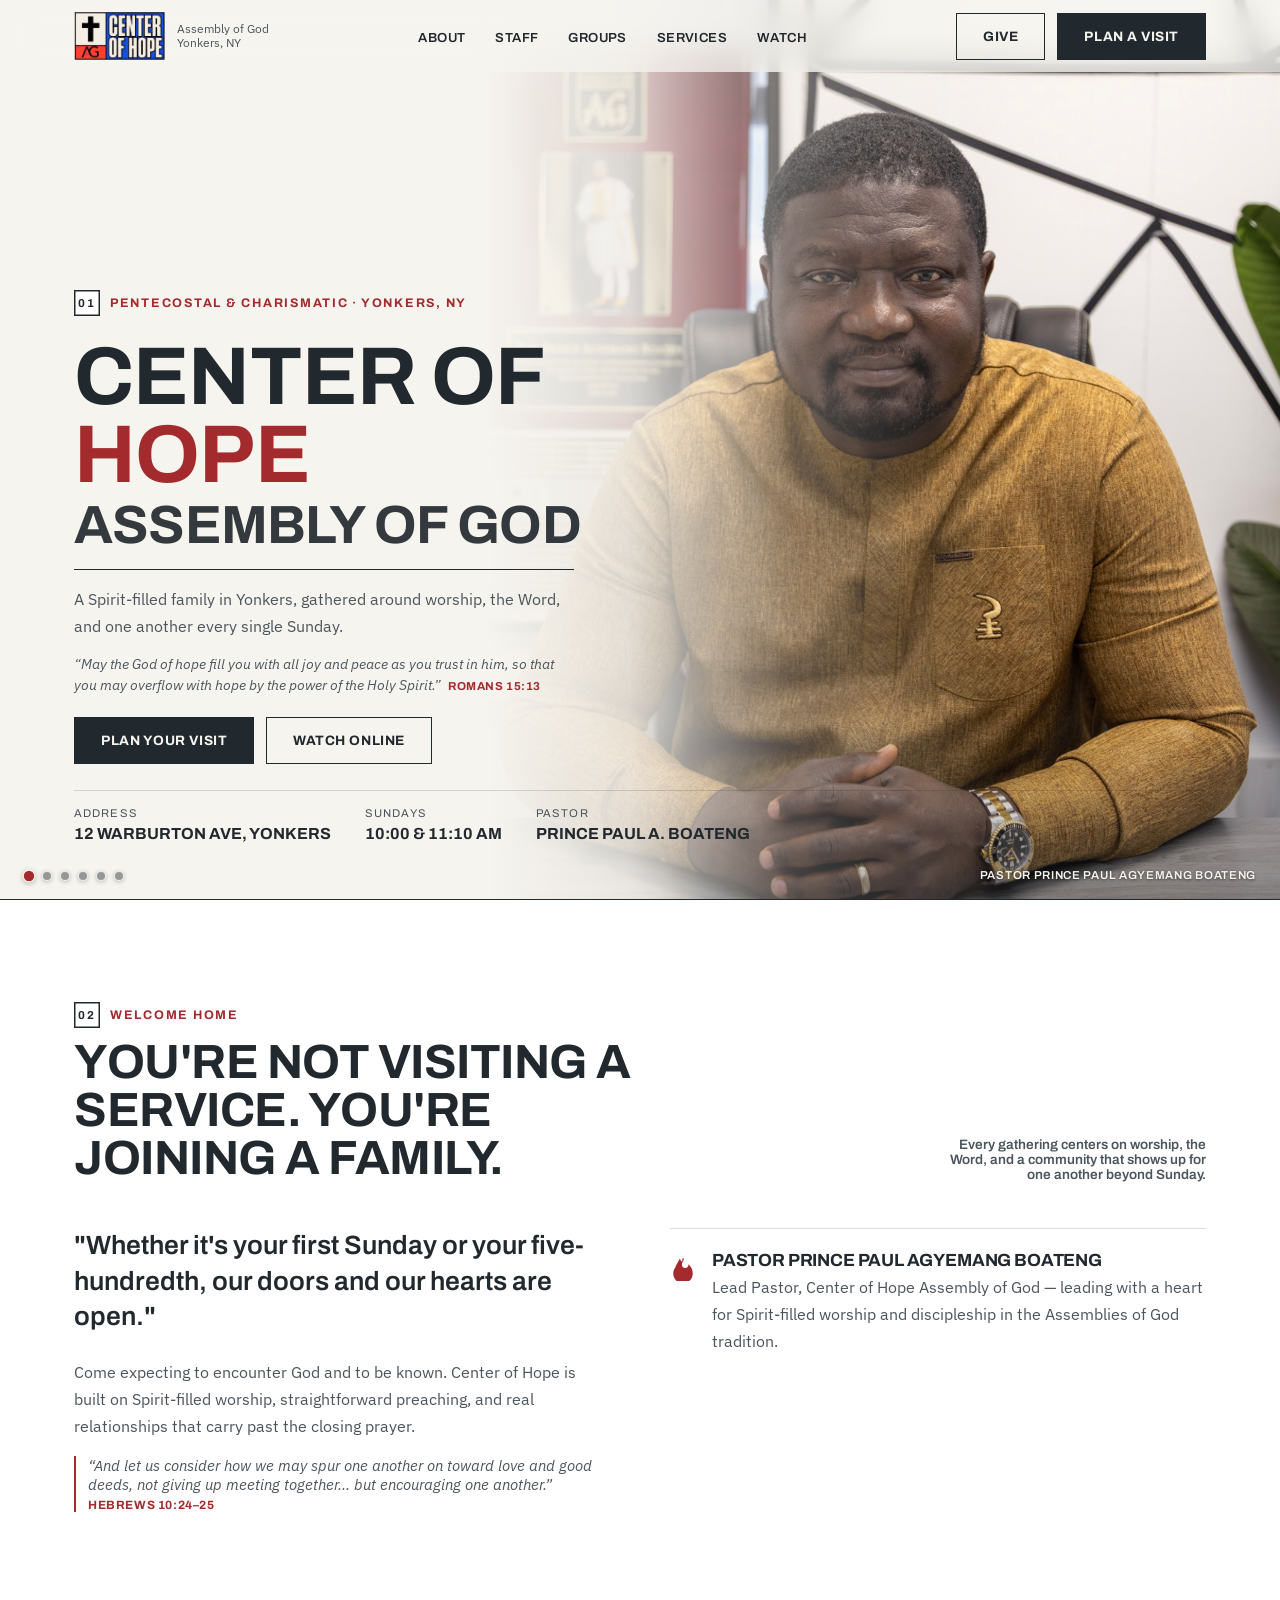
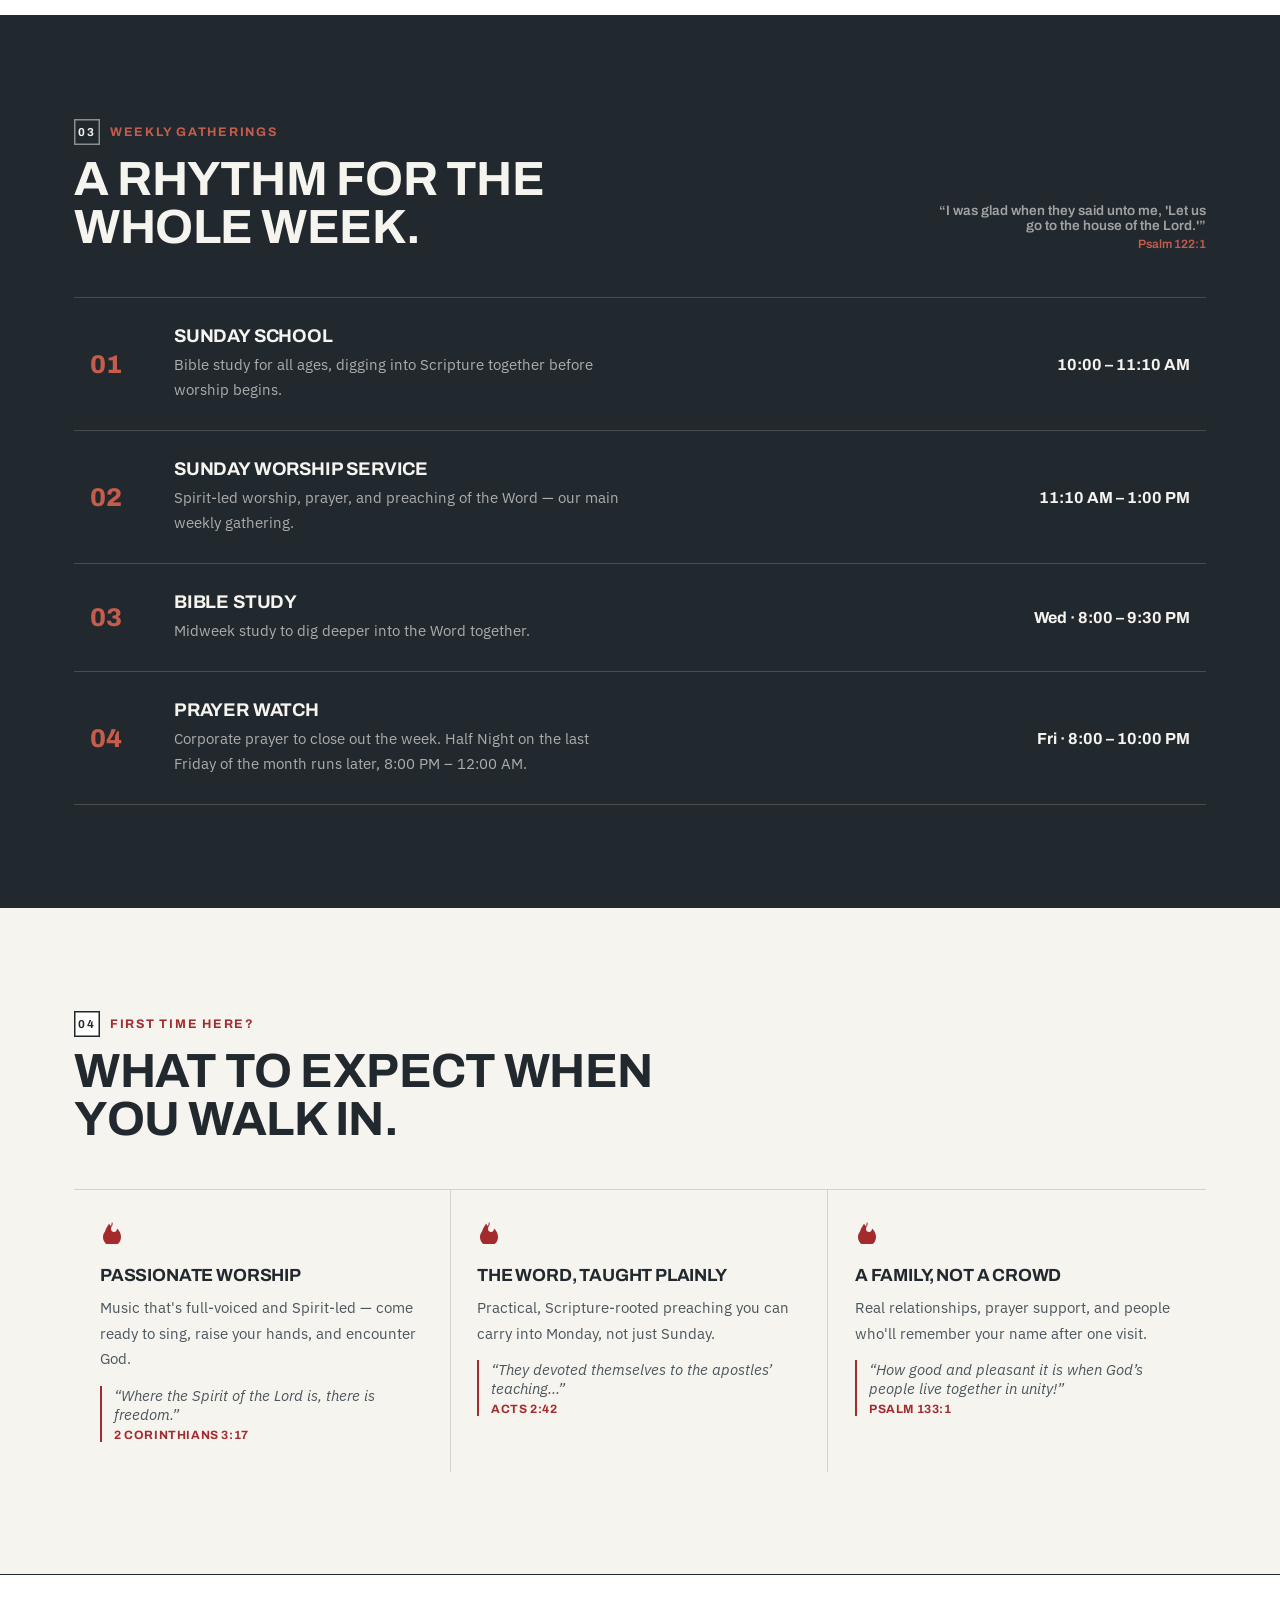
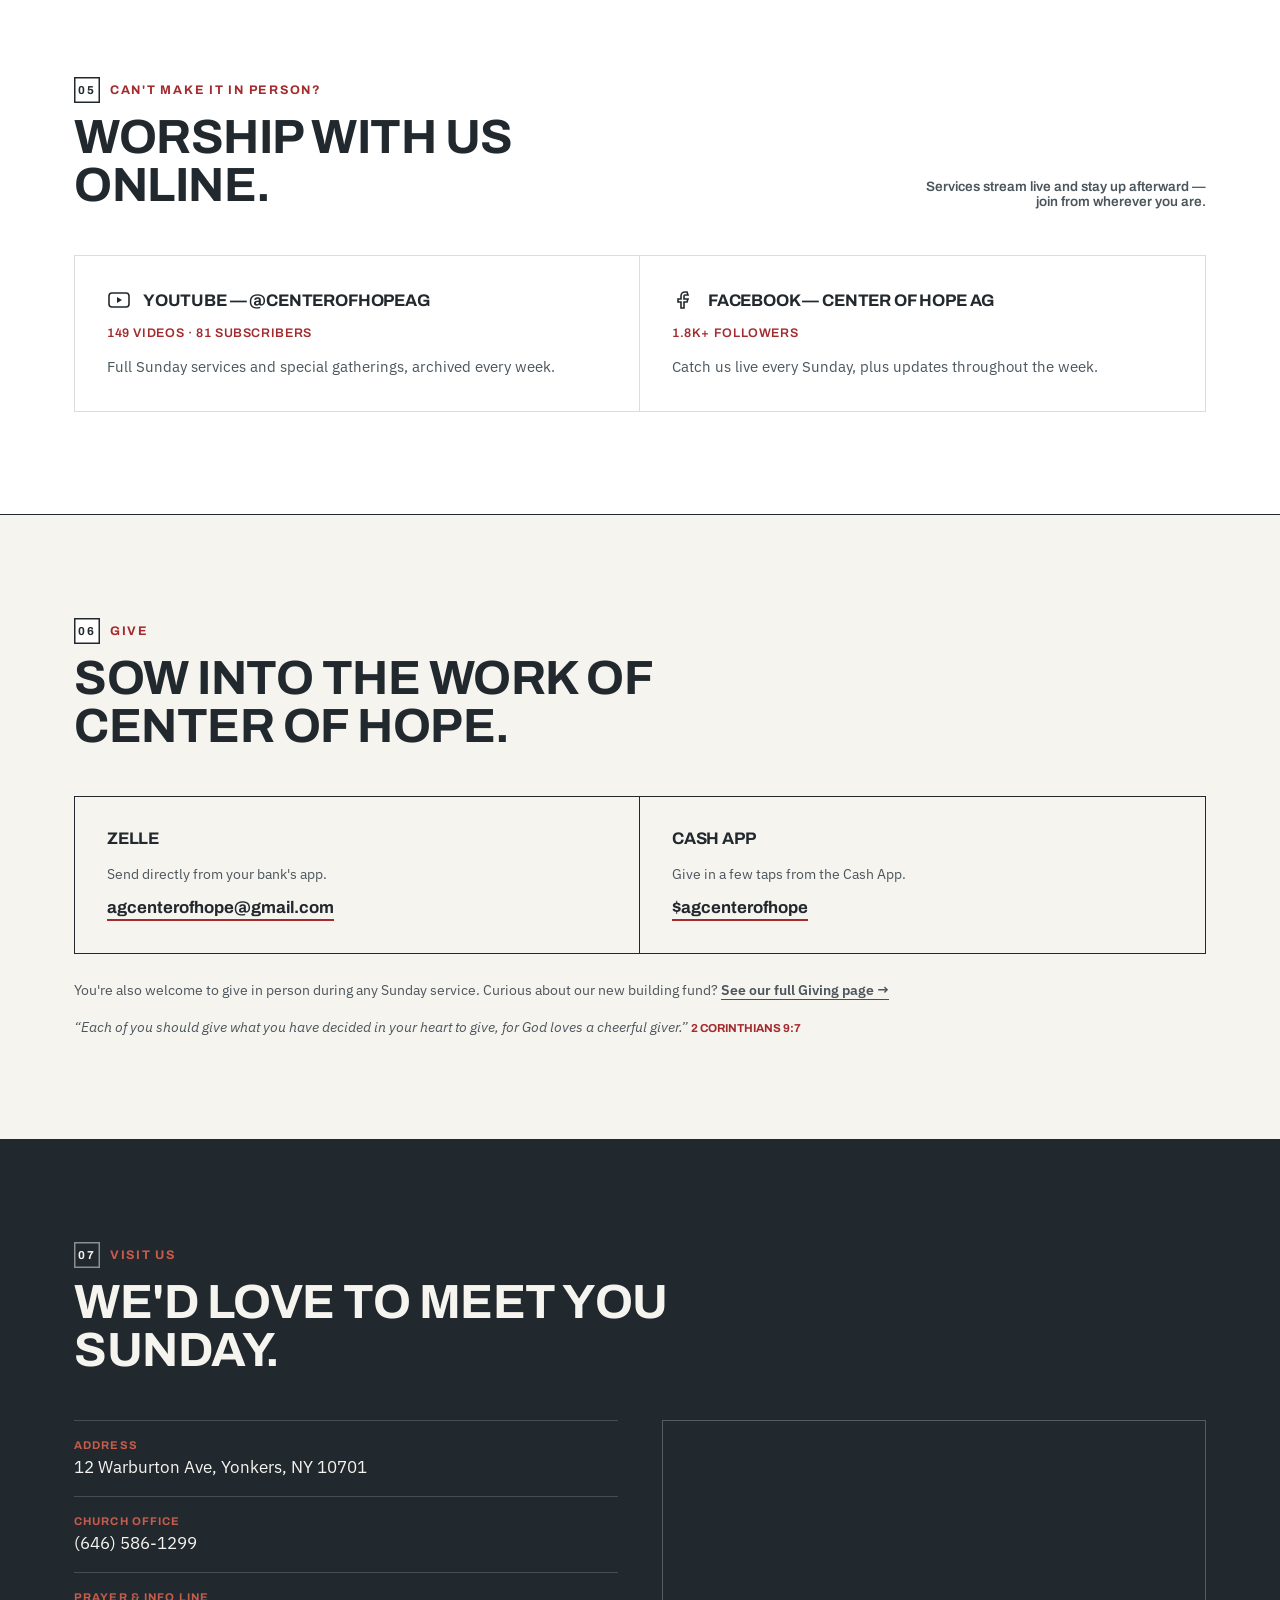
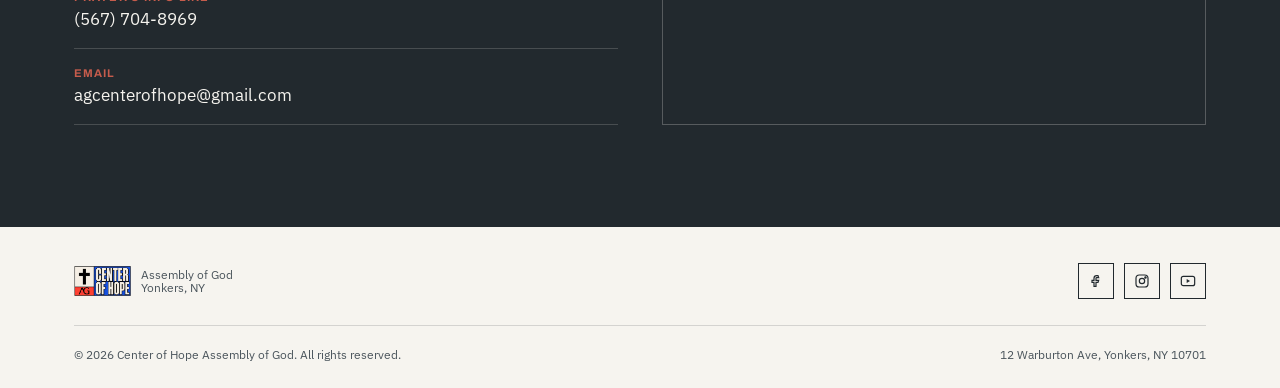
<file: index.html>
<!DOCTYPE html>
<html lang="en">
<head>
<meta charset="UTF-8">
<meta name="viewport" content="width=device-width, initial-scale=1.0">
<title>Center of Hope Assembly of God | Yonkers, NY</title>
<meta name="description" content="Center of Hope Assembly of God — Pentecostal & Charismatic church in Yonkers, NY. Sunday School 10 AM, Sunday Worship 11:10 AM. Pastor Prince Paul Agyemang Boateng.">
<meta property="og:type" content="website">
<meta property="og:title" content="Center Of Hope AG">
<meta property="og:description" content="Come worship with us at the Center Of Hope Assembly of God.">
<meta property="og:url" content="https://centerofhopeag.org/">
<meta property="og:site_name" content="Center Of Hope AG">
<meta property="og:image" content="https://centerofhopeag.org/images/og-image.jpg">
<meta property="og:image:width" content="1200">
<meta property="og:image:height" content="630">

<link rel="icon" type="image/png" href="favicon.png">
<link rel="apple-touch-icon" href="images/COHAG2.jpg">
  
<link rel="preconnect" href="https://fonts.googleapis.com">
<link rel="preconnect" href="https://fonts.gstatic.com" crossorigin>
<link href="https://fonts.googleapis.com/css2?family=Archivo:ital,wght@0,500;0,600;0,700;0,800;1,500&family=IBM+Plex+Sans:ital,wght@0,400;0,500;0,600;1,400&display=swap" rel="stylesheet">
<link rel="stylesheet" href="style.css">
<style>
  /* ---------- Hero & Gradient Tweaks ---------- */
  .hero{
    position: relative;
    min-height: 100svh;
    height: auto;
    display:flex;
    flex-direction:column;
    justify-content: space-between;
    padding: clamp(220px, 28vw, 280px) 0 34px;
    border-bottom: 1.5px solid var(--ink);
    overflow: hidden;
    touch-action: pan-y; /* Allows standard vertical scroll while tracking horizontal swipes */
  }
  .hero-photo{
    position:absolute;
    top:0; right:0; bottom:0;
    width: 62%;
    z-index: 0;
    overflow: hidden;
  }

  /* Track layout for horizontal slide transition */
  .hero-track {
    display: flex;
    width: 100%;
    height: 100%;
    transition: transform 0.6s cubic-bezier(0.25, 1, 0.5, 1);
    will-change: transform;
  }

  .hero-slide {
    width: 100%;
    min-width: 100%;
    max-width: 100%;
    height: 100%;
    object-fit: cover;
    object-position: center 22%;
    display: block;
    flex-shrink: 0;
  }

  /* Softened desktop left fade gradient overlay */
  .hero-photo::before{
    content:'';
    position:absolute; inset:0;
    background: linear-gradient(to right, var(--paper) 0%, rgba(246,244,239,0.85) 18%, rgba(246,244,239,0.3) 38%, rgba(246,244,239,0) 65%);
    z-index: 1;
    pointer-events: none;
  }

  /* Softened desktop bottom gradient overlay */
  .hero-photo::after{
    content:'';
    position:absolute; left:0; right:0; bottom:0; height:35%;
    background: linear-gradient(to top, rgba(34,41,46,0.35), rgba(34,41,46,0) 80%);
    -webkit-mask-image: linear-gradient(to right, transparent 0%, transparent 22%, black 48%);
    mask-image: linear-gradient(to right, transparent 0%, transparent 22%, black 48%);
    z-index: 1;
    pointer-events: none;
  }

  .hero-photo-credit{
    position:absolute; right: 24px; bottom: 18px; z-index:2;
    font-family:'Archivo', sans-serif; font-weight:600; font-size: 0.72rem;
    text-transform:uppercase; letter-spacing:0.06em;
    color: var(--paper);
    text-shadow: 0 1px 3px rgba(0,0,0,0.6);
    transition: opacity 0.3s ease;
    pointer-events: none;
  }

  /* Carousel Dots */
  .hero-dots{
    position:absolute; left: 24px; bottom: 18px; z-index:2;
    display:flex; gap: 8px;
    align-items: center;
  }
  .hero-dots button{
    width: 10px; height: 10px; border-radius: 50%;
    background: rgba(34, 41, 46, 0.45);
    border: 1px solid rgba(255, 255, 255, 0.8);
    padding: 0; cursor: pointer;
    transition: background 0.25s ease, transform 0.25s ease, border-color 0.25s ease;
    box-shadow: 0 1px 4px rgba(0,0,0,0.25);
  }
  .hero-dots button.active{ 
    background: var(--flame); 
    border-color: var(--paper); 
    transform: scale(1.3); 
  }
  .hero-dots button:hover:not(.active){ 
    background: rgba(34, 41, 46, 0.75); 
    transform: scale(1.1);
  }

  .hero > .wrap{
    position:relative; 
    z-index: 2;
    width: 100%;
    pointer-events: auto;
  }
  .hero-content{
    display:flex;
    flex-direction: column;
    align-items:flex-start;
    max-width: 640px;
    gap: 18px;
    margin-top: 10px;
    transition: margin-top 0.4s ease;
  }
  .hero h1{
    font-size: clamp(2.6rem, 6.4vw, 5.2rem);
    line-height: 0.95;
    margin: 22px 0 0;
  }
  .hero h1 .flame-word{ color: var(--flame); display: inline-block; }
  
  .hero h1 .sub-headline {
    display: block;
    font-size: clamp(1.6rem, 4.2vw, 3.4rem);
    margin-top: 6px;
    opacity: 0.92;
    transition: opacity 0.3s ease;
  }

  .hero-side{ border-left:none; border-top: 1.5px solid var(--ink); padding-left:0; padding-top: 16px; max-width: 500px; width: 100%; transition: border-color 0.3s ease; }
  .hero-side p{ font-size: 1rem; margin: 0 0 14px; transition: opacity 0.3s ease; }
  
  .hero-scripture {
    font-style: italic;
    font-size: 0.88rem;
    color: var(--ink-soft);
    margin-bottom: 20px;
    line-height: 1.5;
    transition: opacity 0.3s ease;
  }
  .hero-scripture span {
    font-style: normal;
    font-family: 'Archivo', sans-serif;
    font-weight: 700;
    font-size: 0.72rem;
    letter-spacing: 0.05em;
    text-transform: uppercase;
    color: var(--flame);
    display: inline-block;
    margin-left: 4px;
  }

  .hero-actions{ display:flex; flex-wrap:wrap; gap:12px; }
  .hero-meta{
    display:flex; gap: 34px; margin-top: clamp(20px, 3vh, 36px); padding-top: 16px; border-top: 1px solid var(--line);
    transition: opacity 0.3s ease;
  }
  .hero-meta div{ font-family:'Archivo', sans-serif; }
  .hero-meta .label{ font-size: 0.7rem; text-transform:uppercase; letter-spacing:0.1em; color: var(--ink-soft); margin-bottom:6px; }
  .hero-meta .val{ font-weight:700; font-size: 1rem; text-transform: uppercase; }

  /* ---------- Section shell ---------- */
  section{ padding: clamp(64px, 8vw, 104px) 0; border-bottom: 1.5px solid var(--ink); }
  section:last-of-type{ border-bottom: none; }
  .section-head{ display:flex; justify-content: space-between; align-items:flex-end; gap: 30px; margin-bottom: 46px; flex-wrap:wrap; }
  .section-head h2{ font-size: clamp(2rem, 4vw, 3rem); margin-top: 10px; line-height: 1; max-width: 620px; }
  .section-head .tag{ font-family:'Archivo', sans-serif; font-weight:600; font-size: 0.85rem; color: var(--ink-soft); max-width: 280px; text-align:right; }

  /* ---------- Welcome ---------- */
  .welcome{ background: var(--white); }
  .welcome-grid{ display:grid; grid-template-columns: 1fr 1fr; gap: 60px; }
  .welcome blockquote{
    font-family:'Archivo', sans-serif;
    font-weight: 600;
    text-transform: none;
    font-size: clamp(1.3rem, 2.2vw, 1.65rem);
    line-height:1.35;
    margin: 0 0 24px;
  }
  .pastor-row{ display:flex; gap:16px; align-items:flex-start; padding-top: 22px; border-top: 1px solid var(--line); }
  .pastor-row .flame-mark{ margin-top: 4px; }
  .pastor-row h3{ font-size: 1.1rem; margin-bottom: 4px; }

  /* ---------- Service times ---------- */
  .times{ background: var(--ink); color: var(--paper); }
  .times .section-head h2{ color: var(--paper); }
  .times .section-head .tag{ color: rgba(246,244,239,0.6); }
  .times-list{ display:flex; flex-direction: column; }
  .time-row{
    display:grid; grid-template-columns: 60px 1fr auto; gap: 24px; align-items:center;
    padding: 28px 16px; border-top: 1px solid rgba(246,244,239,0.18);
    transition: background 0.3s ease, transform 0.3s var(--ease-out);
  }
  .time-row:hover {
    background: rgba(255,255,255,0.03);
    transform: translateX(6px);
  }
  .time-row:last-child{ border-bottom: 1px solid rgba(246,244,239,0.18); }
  .time-row .idx{ font-family:'Archivo', sans-serif; font-weight:800; font-size: 1.6rem; color: var(--flame-soft); transition: transform 0.3s ease; }
  .time-row:hover .idx{ transform: scale(1.15); }
  .time-row h3{ color: var(--paper); font-size: 1.15rem; margin-bottom: 6px; }
  .time-row p{ color: rgba(246,244,239,0.65); margin:0; font-size: 0.92rem; max-width: 460px; }
  .time-row .when{ font-family:'Archivo', sans-serif; font-weight: 700; text-align:right; white-space:nowrap; }

  /* ---------- Expect ---------- */
  .expect{ background: var(--paper); }
  .expect-grid{ display:grid; grid-template-columns: repeat(3, 1fr); gap: 0; border-top: 1px solid var(--line); }
  .expect-item{ 
    padding: 30px 26px; 
    border-right: 1px solid var(--line); 
    transition: transform 0.3s var(--ease-out), background 0.3s ease;
  }
  .expect-item:hover{
    background: rgba(255,255,255,0.6);
    transform: translateY(-4px);
  }
  .expect-item:hover .flame-mark{ transform: scale(1.2) rotate(6deg); }
  .expect-item:last-child{ border-right:none; }
  .expect-item .flame-mark{ margin-bottom: 18px; }
  .expect-item h3{ font-size: 1.1rem; margin-bottom: 10px; }
  .expect-item p{ font-size: 0.94rem; margin:0; }

  /* ---------- Watch ---------- */
  .watch{ background: var(--white); }
  .watch-grid{ display:grid; grid-template-columns: repeat(2, 1fr); gap: 0; border: 1px solid var(--line); }
  .watch-card{ 
    padding: 32px; display:flex; flex-direction:column; gap: 14px; 
    border-right: 1px solid var(--line); 
    transition: transform 0.3s var(--ease-out), background 0.3s ease, box-shadow 0.3s ease;
  }
  .watch-card:hover{
    background: var(--paper);
    transform: translateY(-4px);
    box-shadow: 0 12px 24px rgba(0,0,0,0.05);
    z-index: 2;
  }
  .watch-card:last-child{ border-right:none; }
  .watch-card .top{ display:flex; align-items:center; gap:12px; }
  .watch-card h3{ font-size: 1.05rem; margin:0; }
  .watch-card .stat{ font-family:'Archivo', sans-serif; font-weight:600; font-size: 0.78rem; text-transform:uppercase; letter-spacing:0.05em; color: var(--flame); }
  .watch-card p{ font-size: 0.92rem; margin:0; }

  /* ---------- Give ---------- */
  .give{ background: var(--paper); }
  .give-grid{ display:grid; grid-template-columns: repeat(2, 1fr); gap: 0; border: 1px solid var(--ink); }
  .give-card{ 
    padding: 32px; border-right: 1px solid var(--ink); 
    transition: background 0.3s ease, transform 0.3s var(--ease-out);
  }
  .give-card:hover {
    background: var(--white);
    transform: translateY(-3px);
  }
  .give-card:last-child{ border-right:none; }
  .give-card h3{ font-size: 1.05rem; margin-bottom: 10px; }
  .give-card p{ font-size: 0.9rem; margin-bottom: 10px; }
  .give-card .value{
    font-family:'Archivo', sans-serif; font-weight: 700; font-size: 1.05rem;
    color: var(--ink); border-bottom: 2px solid var(--flame);
    display:inline-block; padding-bottom: 2px;
    transition: color 0.2s ease;
  }
  .give-card:hover .value { color: var(--flame); }
  .give-note-wrapper{ margin-top: 24px; display:flex; justify-content:space-between; flex-wrap:wrap; gap:16px; align-items:flex-end; }
  .give-note{ font-size: 0.9rem; margin:0; }

  /* ---------- Visit ---------- */
  .visit{ background: var(--ink); color: var(--paper); }
  .visit .section-head h2{ color: var(--paper); }
  .visit .section-head .tag{ color: rgba(246,244,239,0.6); }
  .visit-grid{ display:grid; grid-template-columns: 1fr 1fr; gap: 44px; align-items:start; }
  .contact-list{ list-style:none; margin:0; padding:0; }
  .contact-list li{ padding: 18px 0; border-top: 1px solid rgba(246,244,239,0.18); transition: transform 0.25s ease; }
  .contact-list li:hover{ transform: translateX(6px); }
  .contact-list li:last-child{ border-bottom: 1px solid rgba(246,244,239,0.18); }
  .contact-list .label{ font-family:'Archivo', sans-serif; font-size: 0.7rem; font-weight:700; text-transform: uppercase; letter-spacing: 0.1em; color: var(--flame-soft); margin-bottom: 5px; }
  .contact-list .value{ color: var(--paper); font-size: 1.05rem; }
  .map-frame{ border: 1px solid rgba(246,244,239,0.25); height: 100%; min-height: 300px; overflow: hidden; }
  .map-frame iframe{ width:100%; height:100%; border:0; display:block; filter: grayscale(0.3) contrast(1.05); transition: filter 0.4s ease; }
  .map-frame:hover iframe{ filter: grayscale(0) contrast(1); }

  /* Animation Classes */
  .reveal {
    opacity: 0;
    transform: translateY(24px);
    transition: opacity 1.4s var(--ease-out), transform 1.4s var(--ease-out);
    will-change: opacity, transform;
  }

  .reveal.active {
    opacity: 1;
    transform: translateY(0);
  }

  .stagger-1 { transition-delay: 0.25s; }
  .stagger-2 { transition-delay: 0.45s; }
  .stagger-3 { transition-delay: 0.65s; }

  /* Responsive Adjustments */
  @media (max-width: 880px){
    .hero{ padding-bottom: 28px; min-height: 100svh; }
    .hero-content{ gap: 5px; }
    .hero-side{ padding-top: 18px; margin-top: 4px; }
    .hero-side p{ font-size: 0.96rem; margin-bottom: 14px; }
    .hero-scripture{ font-size: 0.85rem; margin-bottom: 20px; }
    .hero-actions{ flex-direction: column; width: 100%; gap: 12px; }
    .hero-actions .btn{ width: 100%; justify-content: center; padding: 14px 20px; }
    .hero-meta{ flex-direction: column; gap: 14px; margin-top: 40px; padding-top: 20px; }
    .welcome-grid, .visit-grid{ grid-template-columns: 1fr; gap: 30px; }
    .hero-side{ border-left:none; padding-left:0; border-top: 1.5px solid var(--ink); padding-top: 26px; }
    .expect-grid{ grid-template-columns: 1fr; }
    .expect-item{ border-right:none; border-bottom: 1px solid var(--line); }
    .watch-grid, .give-grid{ grid-template-columns: 1fr; }
    .watch-card, .give-card{ border-right:none; border-bottom: 1px solid var(--line); }
    .section-head{ flex-direction: column; align-items:flex-start; }
    .section-head .tag{ text-align:left; }
    .nav-links{ display:none; }
    .nav-cta .btn{ display:none; }
    .hamburger{ display:inline-flex; }

    /* Mobile Overlay Gradient Softened */
    .hero-photo::before,
    .hero-photo::after {
      display: none !important;
    }
    .hero-photo{ 
      width: 100% !important; 
      opacity: 0.90; 
      -webkit-mask-image: linear-gradient(to bottom, rgba(0,0,0,0.85) 100%, rgba(0,0,0,0.15) 100%);
      mask-image: linear-gradient(to bottom, rgba(0,0,0,0.85) 0%, rgba(0,0,0,0.15) 100%);
    }
    .hero-slide {
      object-position: center center !important;
    }
    .hero-photo-credit{ display:none; }
    .hero-dots{ display:none; }
    .time-row {
      grid-template-columns: 1fr;
      gap: 12px;
      padding: 24px 0;
    }
    .time-row .when {
      text-align: left;
      color: var(--flame-soft);
      font-size: 0.95rem;
    }
  }
  @media (min-width: 881px){
    .mobile-drawer{ display:none !important; }
  }
  @media (max-width: 520px){
    .hero-actions{ flex-direction:column; align-items: stretch; }
    .hero-actions .btn{ justify-content:center; }
    .hero-meta{ flex-direction:column; gap:16px; }
  }
</style>
</head>
<body>

<header id="navbar">
  <nav>
    <a class="brand" href="#top">
      <img src="images/COHAG2.jpg" alt="Center of Hope Assembly of God logo">
      <span class="brand-text"><span>Assembly of God</span><span>Yonkers, NY</span></span>
    </a>

    <ul class="nav-links">
      <li><a href="index.html#welcome">About</a></li>
      <li><a href="staff.html">Staff</a></li>
      <li><a href="groups.html">Groups</a></li>
      <li><a href="index.html#times">Services</a></li>
      <li><a href="watch.html">Watch</a></li>
    </ul>

    <div class="nav-cta">
      <a class="btn btn-line" href="give.html">Give</a>
      <a class="btn btn-solid" href="#visit">Plan a Visit</a>
      <button class="hamburger" id="hamburgerBtn" aria-label="Open menu" aria-expanded="false">
        <svg id="hamburgerIcon" width="26" height="26" viewBox="0 0 24 24" fill="none" stroke="currentColor" stroke-width="1.8" stroke-linecap="round">
          <line x1="3" y1="6" x2="21" y2="6"/>
          <line x1="3" y1="12" x2="21" y2="12"/>
          <line x1="3" y1="18" x2="21" y2="18"/>
        </svg>
      </button>
    </div>

    <div class="mobile-drawer" id="mobileDrawer">
      <a href="index.html#welcome">About</a>
      <a href="staff.html">Staff</a>
      <a href="groups.html">Groups</a>
      <a href="index.html#times">Services</a>
      <a href="watch.html">Watch</a>
      <a href="index.html#visit">Plan a Visit</a>
      <a class="btn btn-solid" href="give.html">Give</a>
    </div>
  </nav>
</header>

<main id="top">

  <!-- HERO -->
  <section class="hero" id="heroSection">
    <div class="hero-photo" id="heroPhoto">
      <div class="hero-track" id="heroTrack">
        <img class="hero-slide" src="images/pastor.jpg" alt="Pastor Prince Paul Agyemang Boateng" data-credit="Pastor Prince Paul Agyemang Boateng">
        <img class="hero-slide" src="images/service.jpg" alt="Service Gathering" data-credit="During Service">
        <img class="hero-slide" src="images/music_team.jpg" alt="Music Team" data-credit="Music team during worship">
        <img class="hero-slide" src="images/praise_worship2.jpg" alt="Praise and Worship" data-credit="Praise and Worship">
        <img class="hero-slide" src="images/pastor2.jpg" alt="Pastor Prince Paul Agyemang Boateng Preaching" data-credit="Pastor Prince Paul Agyemang Boateng preaching">
        <img class="hero-slide" src="images/praise_worship.jpg" alt="Praise and Worship" data-credit="Praise and Worship">
      </div>
    </div>
    <div class="hero-photo-credit" id="heroPhotoCredit">Pastor Prince Paul Agyemang Boateng</div>
    <div class="wrap">
      <div class="hero-content">
        <div class="reveal">
          <div class="kicker hero-kicker"><span class="num">01</span> Pentecostal &amp; Charismatic · Yonkers, NY</div>
          <h1>
            Center of<br>
            <span class="flame-word">Hope</span>
            <span class="sub-headline">Assembly of God</span>
          </h1>
        </div>
        <div class="hero-side reveal stagger-1">
          <p class="hero-desc">A Spirit-filled family in Yonkers, gathered around worship, the Word, and one another every single Sunday.</p>
          <div class="hero-scripture">
            “May the God of hope fill you with all joy and peace as you trust in him, so that you may overflow with hope by the power of the Holy Spirit.” <span> Romans 15:13</span>
          </div>
          <div class="hero-actions">
            <a class="btn btn-solid" href="#visit">Plan Your Visit</a>
            <a class="btn btn-line" href="watch.html">Watch Online</a>
          </div>
        </div>
      </div>
      <div class="hero-meta reveal stagger-2">
        <div><div class="label">Address</div><div class="val">12 Warburton Ave, Yonkers</div></div>
        <div><div class="label">Sundays</div><div class="val">10:00 &amp; 11:10 AM</div></div>
        <div><div class="label">Pastor</div><div class="val">Prince Paul A. Boateng</div></div>
      </div>
    </div>
  </section>

  <!-- WELCOME -->
  <section class="welcome" id="welcome">
    <div class="wrap">
      <div class="section-head reveal">
        <div>
          <div class="kicker"><span class="num">02</span> Welcome Home</div>
          <h2>You're not visiting a service. You're joining a family.</h2>
        </div>
        <div class="tag">Every gathering centers on worship, the Word, and a community that shows up for one another beyond Sunday.</div>
      </div>
      <div class="welcome-grid">
        <div class="reveal stagger-1">
          <blockquote>"Whether it's your first Sunday or your five-hundredth, our doors and our hearts are open."</blockquote>
          <p>Come expecting to encounter God and to be known. Center of Hope is built on Spirit-filled worship, straightforward preaching, and real relationships that carry past the closing prayer.</p>
          <div class="scripture-quote">
            “And let us consider how we may spur one another on toward love and good deeds, not giving up meeting together... but encouraging one another.”
            <span> Hebrews 10:24–25</span>
          </div>
        </div>
        <div class="pastor-row reveal stagger-2">
          <svg class="flame-mark" width="26" height="26" viewBox="0 0 24 24" fill="none"><path d="M12 2c2 3-1 4-1 7 0 2 1.5 3 3 3 2 0 3-1.6 3-3.5 3 2.5 4 6 4 8.5a9 9 0 11-16 -5.6C6 8 8 6 9 3.5 9.7 5 10.5 6 11 6c.6 0 .3-2.6 1-4z" fill="#A32B2E"/></svg>
          <div>
            <h3>Pastor Prince Paul Agyemang Boateng</h3>
            <p style="margin:0;">Lead Pastor, Center of Hope Assembly of God — leading with a heart for Spirit-filled worship and discipleship in the Assemblies of God tradition.</p>
          </div>
        </div>
      </div>
    </div>
  </section>

  <!-- SERVICE TIMES -->
  <section class="times" id="times">
    <div class="wrap">
      <div class="section-head reveal">
        <div>
          <div class="kicker on-dark"><span class="num">03</span> Weekly Gatherings</div>
          <h2>A rhythm for the whole week.</h2>
        </div>
        <div class="tag">
          “I was glad when they said unto me, 'Let us go to the house of the Lord.'”<br>
          <span style="font-size:0.75rem; color:var(--flame-soft); margin-top:4px; display:inline-block;"> Psalm 122:1</span>
        </div>
      </div>
      <div class="times-list">
        <div class="time-row reveal stagger-1">
          <div class="idx">01</div>
          <div>
            <h3>Sunday School</h3>
            <p>Bible study for all ages, digging into Scripture together before worship begins.</p>
          </div>
          <div class="when">10:00 – 11:10 AM</div>
        </div>
        <div class="time-row reveal stagger-2">
          <div class="idx">02</div>
          <div>
            <h3>Sunday Worship Service</h3>
            <p>Spirit-led worship, prayer, and preaching of the Word — our main weekly gathering.</p>
          </div>
          <div class="when">11:10 AM – 1:00 PM</div>
        </div>
        <div class="time-row reveal stagger-3">
          <div class="idx">03</div>
          <div>
            <h3>Bible Study</h3>
            <p>Midweek study to dig deeper into the Word together.</p>
          </div>
          <div class="when">Wed · 8:00 – 9:30 PM</div>
        </div>
        <div class="time-row reveal stagger-4">
          <div class="idx">04</div>
          <div>
            <h3>Prayer Watch</h3>
            <p>Corporate prayer to close out the week. Half Night on the last Friday of the month runs later, 8:00 PM – 12:00 AM.</p>
          </div>
          <div class="when">Fri · 8:00 – 10:00 PM</div>
        </div>
      </div>
    </div>
  </section>

  <!-- WHAT TO EXPECT -->
  <section class="expect">
    <div class="wrap">
      <div class="section-head reveal">
        <div>
          <div class="kicker"><span class="num">04</span> First Time Here?</div>
          <h2>What to expect when you walk in.</h2>
        </div>
      </div>
      <div class="expect-grid">
        <div class="expect-item reveal stagger-1">
          <svg class="flame-mark" width="24" height="24" viewBox="0 0 24 24" fill="none"><path d="M12 2c2 3-1 4-1 7 0 2 1.5 3 3 3 2 0 3-1.6 3-3.5 3 2.5 4 6 4 8.5a9 9 0 11-16 -5.6C6 8 8 6 9 3.5 9.7 5 10.5 6 11 6c.6 0 .3-2.6 1-4z" fill="#A32B2E"/></svg>
          <h3>Passionate worship</h3>
          <p>Music that's full-voiced and Spirit-led — come ready to sing, raise your hands, and encounter God.</p>
          <div class="scripture-quote">
            “Where the Spirit of the Lord is, there is freedom.”
            <span> 2 Corinthians 3:17</span>
          </div>
        </div>
        <div class="expect-item reveal stagger-2">
          <svg class="flame-mark" width="24" height="24" viewBox="0 0 24 24" fill="none"><path d="M12 2c2 3-1 4-1 7 0 2 1.5 3 3 3 2 0 3-1.6 3-3.5 3 2.5 4 6 4 8.5a9 9 0 11-16 -5.6C6 8 8 6 9 3.5 9.7 5 10.5 6 11 6c.6 0 .3-2.6 1-4z" fill="#A32B2E"/></svg>
          <h3>The Word, taught plainly</h3>
          <p>Practical, Scripture-rooted preaching you can carry into Monday, not just Sunday.</p>
          <div class="scripture-quote">
            “They devoted themselves to the apostles’ teaching...”
            <span> Acts 2:42</span>
          </div>
        </div>
        <div class="expect-item reveal stagger-3">
          <svg class="flame-mark" width="24" height="24" viewBox="0 0 24 24" fill="none"><path d="M12 2c2 3-1 4-1 7 0 2 1.5 3 3 3 2 0 3-1.6 3-3.5 3 2.5 4 6 4 8.5a9 9 0 11-16 -5.6C6 8 8 6 9 3.5 9.7 5 10.5 6 11 6c.6 0 .3-2.6 1-4z" fill="#A32B2E"/></svg>
          <h3>A family, not a crowd</h3>
          <p>Real relationships, prayer support, and people who'll remember your name after one visit.</p>
          <div class="scripture-quote">
            “How good and pleasant it is when God’s people live together in unity!”
            <span> Psalm 133:1</span>
          </div>
        </div>
      </div>
    </div>
  </section>

  <!-- WATCH ONLINE -->
  <section class="watch" id="watch">
    <div class="wrap">
      <div class="section-head reveal">
        <div>
          <div class="kicker"><span class="num">05</span> Can't Make It In Person?</div>
          <h2>Worship with us online.</h2>
        </div>
        <div class="tag">Services stream live and stay up afterward — join from wherever you are.</div>
      </div>
      <div class="watch-grid">
        <a class="watch-card reveal stagger-1" href="https://www.youtube.com/@centerofhopeag" target="_blank" rel="noopener">
          <div class="top">
            <svg width="24" height="24" viewBox="0 0 24 24" fill="none" stroke="currentColor" stroke-width="1.6"><rect x="2" y="5" width="20" height="14" rx="3"/><path d="M10 9l5 3-5 3z" fill="currentColor" stroke="none"/></svg>
            <h3>YouTube — @centerofhopeag</h3>
          </div>
          <div class="stat">149 Videos · 81 Subscribers</div>
          <p>Full Sunday services and special gatherings, archived every week.</p>
        </a>
        <a class="watch-card reveal stagger-2" href="https://www.facebook.com/CenterofHopeAG" target="_blank" rel="noopener">
          <div class="top">
            <svg width="24" height="24" viewBox="0 0 24 24" fill="none" stroke="currentColor" stroke-width="1.6"><path d="M15 4h-2a4 4 0 0 0-4 4v3H6v3h3v6h3v-6h3l1-3h-4V8a1 1 0 0 1 1-1h3z"/></svg>
            <h3>Facebook — Center of Hope AG</h3>
          </div>
          <div class="stat">1.8K+ Followers</div>
          <p>Catch us live every Sunday, plus updates throughout the week.</p>
        </a>
      </div>
    </div>
  </section>

  <!-- GIVE -->
  <section class="give" id="give">
    <div class="wrap">
      <div class="section-head reveal">
        <div>
          <div class="kicker"><span class="num">06</span> Give</div>
          <h2>Sow into the work of Center of Hope.</h2>
        </div>
      </div>
      <div class="give-grid">
        <div class="give-card reveal stagger-1">
          <h3>Zelle</h3>
          <p>Send directly from your bank's app.</p>
          <div class="value">agcenterofhope@gmail.com</div>
        </div>
        <div class="give-card reveal stagger-2">
          <h3>Cash App</h3>
          <p>Give in a few taps from the Cash App.</p>
          <div class="value">$agcenterofhope</div>
        </div>
      </div>
      <div class="give-note-wrapper reveal stagger-3">
        <p class="give-note">You're also welcome to give in person during any Sunday service. Curious about our new building fund? <a href="give.html" style="border-bottom: 1.5px solid var(--flame); font-weight:600;">See our full Giving page →</a></p>
        <div style="font-style: italic; font-size: 0.88rem; color: var(--ink-soft);">
          “Each of you should give what you have decided in your heart to give, for God loves a cheerful giver.” <span style="font-style:normal; font-family:'Archivo'; font-weight:700; font-size:0.72rem; color:var(--flame); text-transform:uppercase;"> 2 Corinthians 9:7</span>
        </div>
      </div>
    </div>
  </section>

  <!-- VISIT / CONTACT -->
  <section class="visit" id="visit">
    <div class="wrap">
      <div class="section-head reveal">
        <div>
          <div class="kicker on-dark"><span class="num">07</span> Visit Us</div>
          <h2>We'd love to meet you Sunday.</h2>
        </div>
      </div>
      <div class="visit-grid">
        <ul class="contact-list reveal stagger-1">
          <li><div class="label">Address</div><div class="value">12 Warburton Ave, Yonkers, NY 10701</div></li>
          <li><div class="label">Church Office</div><div class="value">(646) 586-1299</div></li>
          <li><div class="label">Prayer &amp; Info Line</div><div class="value">(567) 704-8969</div></li>
          <li><div class="label">Email</div><div class="value">agcenterofhope@gmail.com</div></li>
        </ul>
        <div class="map-frame reveal stagger-2">
          <iframe
            src="https://www.google.com/maps?q=12+Warburton+Ave,+Yonkers,+NY+10701&output=embed"
            loading="lazy"
            referrerpolicy="no-referrer-when-downgrade"
            title="Map to Center of Hope Assembly of God, 12 Warburton Ave, Yonkers, NY 10701">
          </iframe>
        </div>
      </div>
    </div>
  </section>

</main>

<footer>
  <div class="wrap">
    <div class="footer-grid">
      <div class="footer-brand">
        <img src="images/COHAG2.jpg" alt="Center of Hope Assembly of God logo">
        <span class="brand-text"><span>Assembly of God</span><span>Yonkers, NY</span></span>
      </div>
      <div class="social-row">
        <a href="https://www.facebook.com/CenterofHopeAG" target="_blank" rel="noopener" aria-label="Facebook">
          <svg width="16" height="16" viewBox="0 0 24 24" fill="none" stroke="currentColor" stroke-width="1.8"><path d="M15 4h-2a4 4 0 0 0-4 4v3H6v3h3v6h3v-6h3l1-3h-4V8a1 1 0 0 1 1-1h3z"/></svg>
        </a>
        <a href="https://www.instagram.com/centerofhopeag" target="_blank" rel="noopener" aria-label="Instagram">
          <svg width="16" height="16" viewBox="0 0 24 24" fill="none" stroke="currentColor" stroke-width="1.8"><rect x="3" y="3" width="18" height="18" rx="5"/><circle cx="12" cy="12" r="4"/><circle cx="17.2" cy="6.8" r="1"/></svg>
        </a>
        <a href="https://www.youtube.com/@centerofhopeag" target="_blank" rel="noopener" aria-label="YouTube">
          <svg width="16" height="16" viewBox="0 0 24 24" fill="none" stroke="currentColor" stroke-width="1.8"><rect x="2" y="5" width="20" height="14" rx="3"/><path d="M10 9l5 3-5 3z" fill="currentColor" stroke="none"/></svg>
        </a>
      </div>
    </div>
    <div class="footer-bottom">
      <span>© <span id="year"></span> Center of Hope Assembly of God. All rights reserved.</span>
      <span>12 Warburton Ave, Yonkers, NY 10701</span>
    </div>
  </div>
</footer>

<script src="main.js" defer></script>
<script>
/* Hero photo carousel with persistent hero content across all slides */
document.addEventListener('DOMContentLoaded', () => {
  const heroSection = document.getElementById('heroSection');
  const photoEl = document.getElementById('heroPhoto');
  const trackEl = document.getElementById('heroTrack');
  const creditEl = document.getElementById('heroPhotoCredit');
  if (!photoEl || !heroSection || !trackEl) return;

  const slides = Array.from(trackEl.querySelectorAll('.hero-slide'));
  if (!slides.length) return;

  let current = 0;
  let timer = null;

  function show(i){
    // Translate track horizontally across all slides without altering layout/visibility of hero content
    trackEl.style.transform = `translateX(-${i * 100}%)`;

    if (creditEl) creditEl.textContent = slides[i].dataset.credit || '';
    if (dots.length) dots.forEach((d, idx) => d.classList.toggle('active', idx === i));
    current = i;
  }

  function next(){ show((current + 1) % slides.length); }
  function prev(){ show((current - 1 + slides.length) % slides.length); }

  function startAutoplay(){
    if (slides.length < 2) return;
    clearInterval(timer);
    timer = setInterval(next, 6000);
  }

  let dots = [];
  if (slides.length > 1) {
    const dotWrap = document.createElement('div');
    dotWrap.className = 'hero-dots';
    slides.forEach((_, idx) => {
      const b = document.createElement('button');
      b.type = 'button';
      b.setAttribute('aria-label', `Show photo ${idx + 1}`);
      b.addEventListener('click', () => { show(idx); startAutoplay(); });
      dotWrap.appendChild(b);
    });
    photoEl.after(dotWrap);
    dots = Array.from(dotWrap.children);
  }

  /* Touch Swiping Implementation */
  let touchStartX = 0;
  let touchEndX = 0;

  heroSection.addEventListener('touchstart', (e) => {
    touchStartX = e.changedTouches[0].screenX;
  }, { passive: true });

  heroSection.addEventListener('touchend', (e) => {
    touchEndX = e.changedTouches[0].screenX;
    handleSwipe();
  }, { passive: true });

  function handleSwipe() {
    const swipeThreshold = 40; // Minimum px distance required to trigger slide
    if (touchEndX < touchStartX - swipeThreshold) {
      next();
      startAutoplay();
    } else if (touchEndX > touchStartX + swipeThreshold) {
      prev();
      startAutoplay();
    }
  }

  show(current);
  startAutoplay();
});
</script>

</body>
</html>
</file>
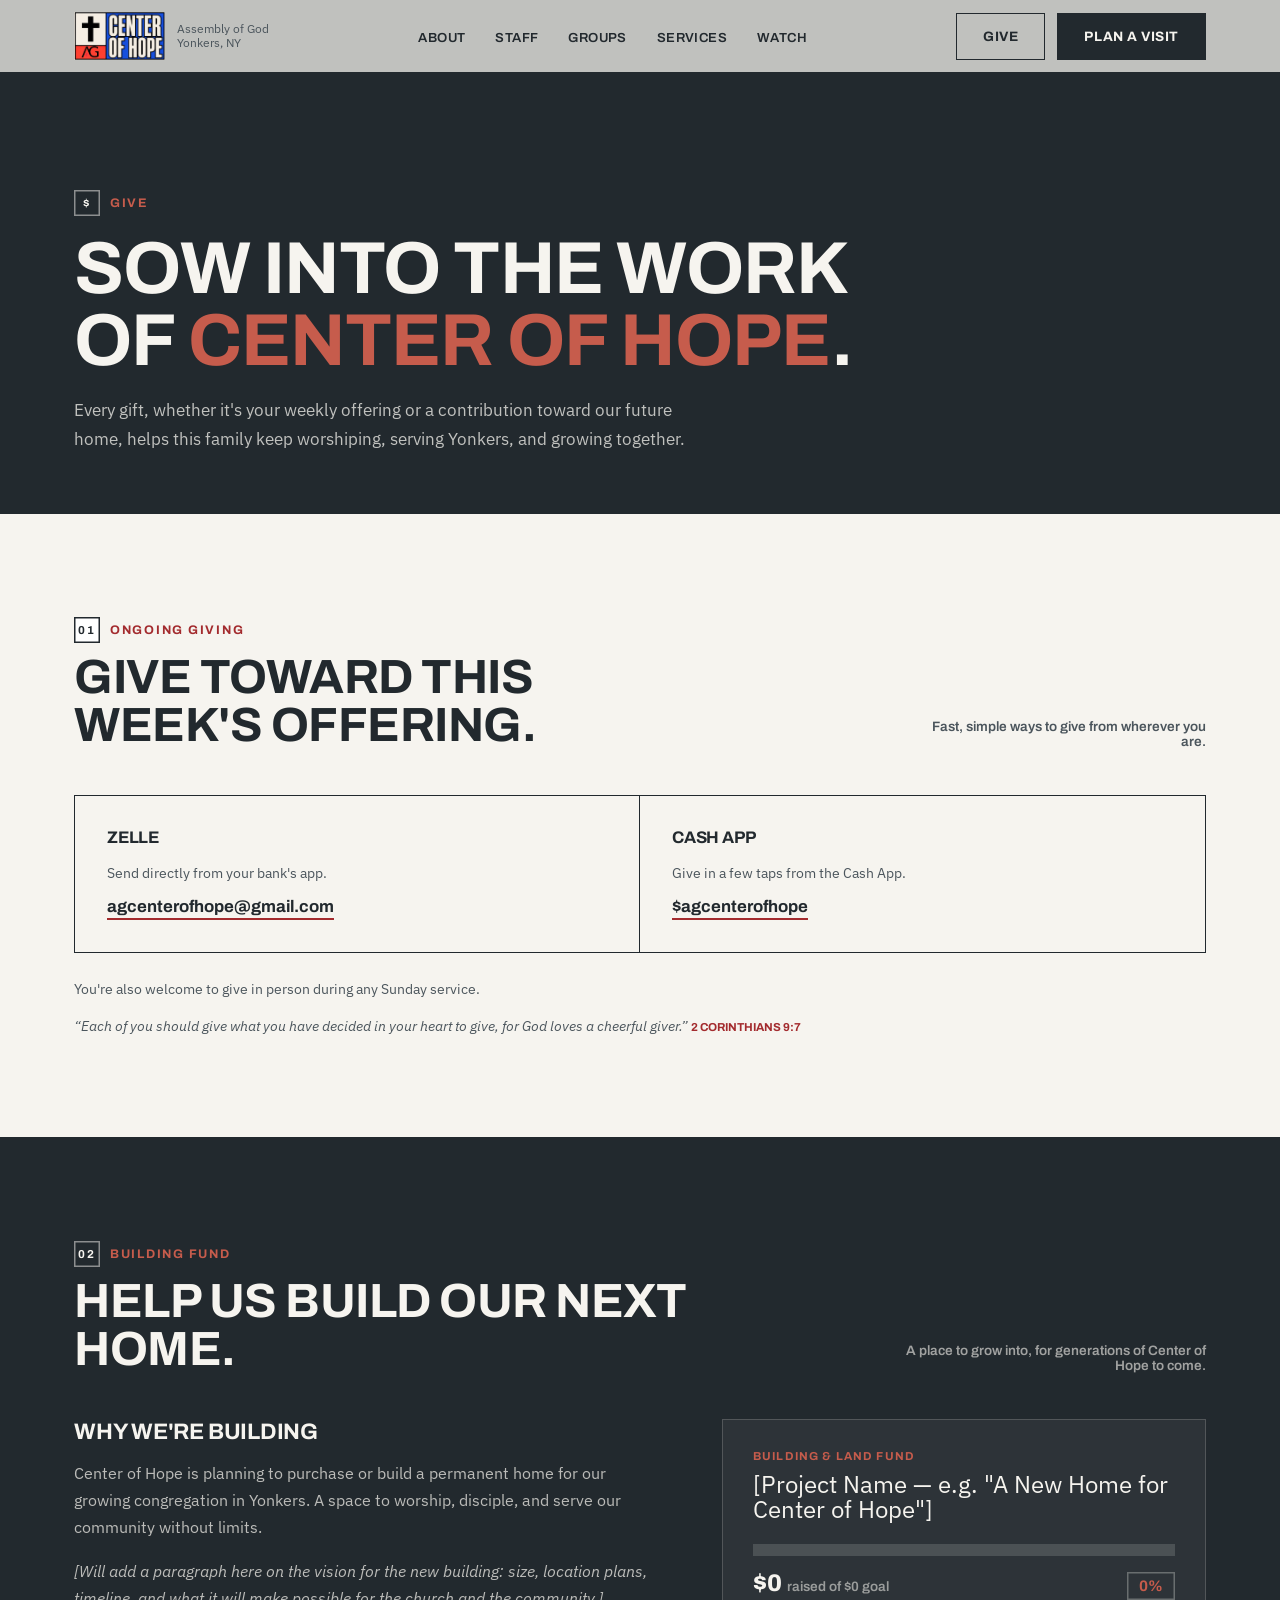
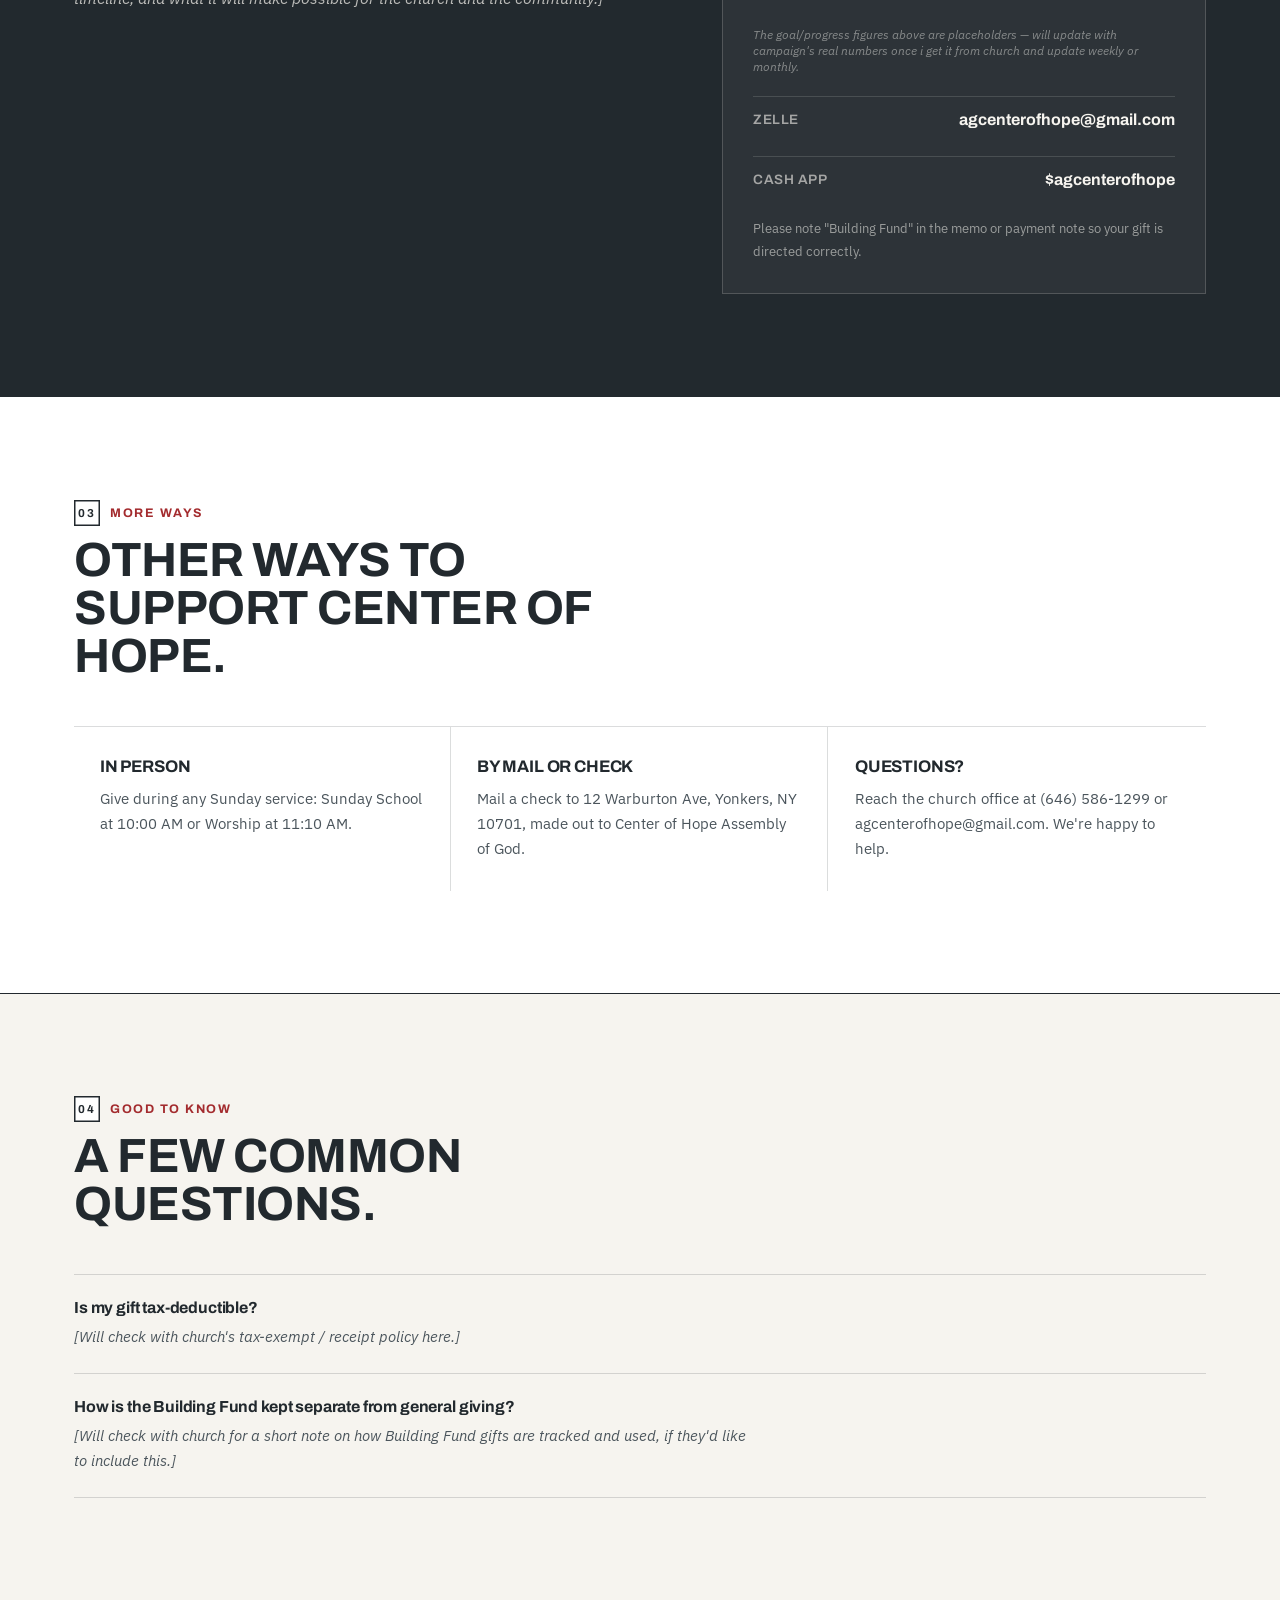
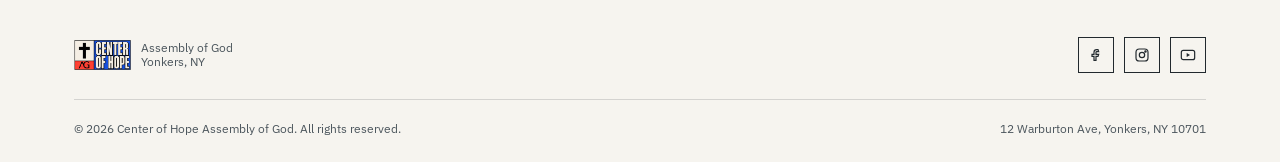
<file: give.html>
<!DOCTYPE html>
<html lang="en">
<head>
<meta charset="UTF-8">
<meta name="viewport" content="width=device-width, initial-scale=1.0">
<title>Give | Center of Hope Assembly of God</title>
<meta name="description" content="Give to Center of Hope Assembly of God — Zelle, Cash App, in person, and our Building Fund for a future church home in Yonkers, NY.">
<meta property="og:type" content="website">
<meta property="og:title" content="Give | Center Of Hope AG">
<meta property="og:description" content="Support the ongoing work and future home of Center of Hope Assembly of God.">
<meta property="og:url" content="https://centerofhopeag/give.html">
<meta property="og:site_name" content="Center Of Hope AG">
<meta property="og:image" content="https://centerofhopeag/images/og-image.jpg">
<meta property="og:image:width" content="1200">
<meta property="og:image:height" content="630">
<link rel="icon" type="image/png" href="favicon.png">
<link rel="apple-touch-icon" href="images/COHAG3.png">

<link rel="preconnect" href="https://fonts.googleapis.com">
<link rel="preconnect" href="https://fonts.gstatic.com" crossorigin>
<link href="https://fonts.googleapis.com/css2?family=Archivo:ital,wght@0,500;0,600;0,700;0,800;1,500&family=IBM+Plex+Sans:ital,wght@0,400;0,500;0,600;1,400&display=swap" rel="stylesheet">
<link rel="stylesheet" href="style.css">
<style>
  /* ---------- Page banner (instead of the full photo hero on the homepage) ---------- */
  .page-banner{
    background: var(--ink);
    color: var(--paper);
    padding: clamp(150px, 20vw, 190px) 0 60px;
    border-bottom: 1.5px solid var(--ink);
  }
  .page-banner .kicker{ color: var(--flame-soft); }
  .page-banner h1{
    font-size: clamp(2.6rem, 6vw, 4.6rem);
    line-height: 0.98;
    margin: 16px 0 0;
  }
  .page-banner h1 .flame-word{ color: var(--flame-soft); }
  .page-banner p.lede{
    color: rgba(246,244,239,0.75);
    font-size: 1.05rem;
    max-width: 620px;
    margin: 20px 0 0;
  }

  /* ---------- Section shell ---------- */
  section{ padding: clamp(64px, 8vw, 104px) 0; border-bottom: 1.5px solid var(--ink); }
  section:last-of-type{ border-bottom: none; }
  .section-head{ display:flex; justify-content: space-between; align-items:flex-end; gap: 30px; margin-bottom: 46px; flex-wrap:wrap; }
  .section-head h2{ font-size: clamp(2rem, 4vw, 3rem); margin-top: 10px; line-height: 1; max-width: 620px; }
  .section-head .tag{ font-family:'Archivo', sans-serif; font-weight:600; font-size: 0.85rem; color: var(--ink-soft); max-width: 300px; text-align:right; }

  /* ---------- Give ---------- */
  .give{ background: var(--paper); }
  .give-grid{ display:grid; grid-template-columns: repeat(2, 1fr); gap: 0; border: 1px solid var(--ink); }
  .give-card{ padding: 32px; border-right: 1px solid var(--ink); transition: background 0.3s ease, transform 0.3s var(--ease-out); }
  .give-card:hover{ background: var(--white); transform: translateY(-3px); }
  .give-card:last-child{ border-right:none; }
  .give-card h3{ font-size: 1.05rem; margin-bottom: 10px; }
  .give-card p{ font-size: 0.9rem; margin-bottom: 10px; }
  .give-card .value{
    font-family:'Archivo', sans-serif; font-weight: 700; font-size: 1.05rem;
    color: var(--ink); border-bottom: 2px solid var(--flame);
    display:inline-block; padding-bottom: 2px; transition: color 0.2s ease;
  }
  .give-card:hover .value{ color: var(--flame); }
  .give-note-wrapper{ margin-top: 24px; display:flex; justify-content:space-between; flex-wrap:wrap; gap:16px; align-items:flex-end; }
  .give-note{ font-size: 0.9rem; margin:0; }

  /* ---------- Building Fund / Project ---------- */
  .project{ background: var(--ink); color: var(--paper); }
  .project .section-head h2{ color: var(--paper); }
  .project .section-head .tag{ color: rgba(246,244,239,0.6); }
  .project-grid{ display:grid; grid-template-columns: 1.1fr 0.9fr; gap: 56px; align-items:start; }
  .project-copy h3{ color:var(--paper); font-size: 1.4rem; margin-bottom: 14px; }
  .project-copy p{ color: rgba(246,244,239,0.72); }
  .project-copy p + p{ margin-top: 14px; }

  .project-card{
    background: rgba(246,244,239,0.05);
    border: 1px solid rgba(246,244,239,0.18);
    padding: 30px;
  }
  .project-card .fund-label{
    font-family:'Archivo', sans-serif; font-weight:700; font-size: 0.72rem;
    text-transform:uppercase; letter-spacing:0.1em; color: var(--flame-soft);
    margin-bottom: 10px;
  }
  .project-card .fund-name{
    font-size: 1.5rem; margin-bottom: 22px; line-height:1.05;
  }
  .progress-track{
    width: 100%; height: 12px;
    background: rgba(246,244,239,0.15);
    overflow: hidden;
    margin-bottom: 14px;
  }
  .progress-fill{
    height: 100%;
    background: linear-gradient(90deg, var(--flame), var(--flame-soft));
    width: 0%;
    transition: width 1.1s var(--ease-out);
  }
  .progress-stats{
    display:flex; justify-content: space-between; align-items:baseline;
    font-family:'Archivo', sans-serif;
    margin-bottom: 26px;
  }
  .progress-stats .raised{ font-size: 1.5rem; font-weight: 800; color: var(--paper); }
  .progress-stats .raised #raisedLabel{ font-size: 0.85rem; font-weight:600; color: rgba(246,244,239,0.55); text-transform:none; }
  .progress-stats .pct{
    font-size: 0.95rem; font-weight:700; color: var(--flame-soft);
    box-shadow: inset 0 0 0 1.5px rgba(246,244,239,0.3);
    padding: 6px 12px;
  }
  .project-card .placeholder-note{
    font-size: 0.78rem; color: rgba(246,244,239,0.45); font-style: italic; margin-bottom: 22px;
  }
  .project-card .placeholder-note code{
    font-family: monospace; font-style: normal;
    background: rgba(246,244,239,0.1); color: var(--flame-soft);
    padding: 1px 5px;
  }
  .project-give-list{ list-style:none; margin:0; padding:0; display:flex; flex-direction:column; gap: 14px; }
  .project-give-list li{
    display:flex; justify-content:space-between; align-items:center; gap: 12px;
    padding: 14px 0; border-top: 1px solid rgba(246,244,239,0.14);
  }
  .project-give-list .label{ font-family:'Archivo', sans-serif; font-weight:600; font-size: 0.85rem; color: rgba(246,244,239,0.6); text-transform: uppercase; letter-spacing:0.04em; }
  .project-give-list .value{ font-family:'Archivo', sans-serif; font-weight:700; color: var(--paper); }

  /* ---------- Other Ways ---------- */
  .other-ways{ background: var(--white); }
  .other-grid{ display:grid; grid-template-columns: repeat(3, 1fr); gap: 0; border-top: 1px solid var(--line); }
  .other-item{ padding: 30px 26px; border-right: 1px solid var(--line); }
  .other-item:last-child{ border-right:none; }
  .other-item h3{ font-size: 1.05rem; margin-bottom: 10px; }
  .other-item p{ font-size: 0.92rem; margin:0; }

  /* ---------- FAQ ---------- */
  .faq{ background: var(--paper); }
  .faq-list{ display:flex; flex-direction:column; }
  .faq-item{ padding: 24px 0; border-top: 1px solid var(--line); }
  .faq-item:last-child{ border-bottom: 1px solid var(--line); }
  .faq-item h3{ font-size: 1rem; margin-bottom: 8px; text-transform:none; }
  .faq-item p{ font-size: 0.92rem; margin:0; max-width: 680px; }

  /* ---------- Responsive ---------- */
  @media (max-width: 880px){
    .project-grid{ grid-template-columns: 1fr; gap: 34px; }
    .give-grid{ grid-template-columns: 1fr; }
    .give-card{ border-right:none; border-bottom: 1px solid var(--ink); }
    .other-grid{ grid-template-columns: 1fr; }
    .other-item{ border-right:none; border-bottom: 1px solid var(--line); }
    .section-head{ flex-direction: column; align-items:flex-start; }
    .section-head .tag{ text-align:left; }
    .nav-links{ display:none; }
    .nav-cta .btn{ display:none; }
    .hamburger{ display:inline-flex; }
  }
  @media (min-width: 881px){
    .mobile-drawer{ display:none !important; }
  }
</style>
</head>
<body>

<header id="navbar">
  <nav>
    <a class="brand" href="index.html">
      <img src="images/COHAG2.jpg" alt="Center of Hope Assembly of God logo">
      <span class="brand-text"><span>Assembly of God</span><span>Yonkers, NY</span></span>
    </a>

    <ul class="nav-links">
      <li><a href="index.html#welcome">About</a></li>
      <li><a href="staff.html">Staff</a></li>
      <li><a href="groups.html">Groups</a></li>
      <li><a href="index.html#times">Services</a></li>
      <li><a href="watch.html">Watch</a></li>
    </ul>

    <div class="nav-cta">
      <a class="btn btn-line" href="give.html">Give</a>
      <a class="btn btn-solid" href="index.html#visit">Plan a Visit</a>
      <button class="hamburger" id="hamburgerBtn" aria-label="Open menu" aria-expanded="false">
        <svg id="hamburgerIcon" width="26" height="26" viewBox="0 0 24 24" fill="none" stroke="currentColor" stroke-width="1.8" stroke-linecap="round">
          <line x1="3" y1="6" x2="21" y2="6"/>
          <line x1="3" y1="12" x2="21" y2="12"/>
          <line x1="3" y1="18" x2="21" y2="18"/>
        </svg>
      </button>
    </div>

    <div class="mobile-drawer" id="mobileDrawer">
      <a href="index.html#welcome">About</a>
      <a href="staff.html">Staff</a>
      <a href="groups.html">Groups</a>
      <a href="index.html#times">Services</a>
      <a href="watch.html">Watch</a>
      <a href="index.html#visit">Plan a Visit</a>
      <a class="btn btn-solid" href="give.html">Give</a>
    </div>
  </nav>
</header>

<main>

  <!-- PAGE BANNER -->
  <section class="page-banner">
    <div class="wrap">
      <div class="kicker on-dark reveal"><span class="num">$</span> Give</div>
      <h1 class="reveal stagger-1">Sow into the work<br>of <span class="flame-word">Center of Hope</span>.</h1>
      <p class="lede reveal stagger-2">Every gift, whether it's your weekly offering or a contribution toward our future home, helps this family keep worshiping, serving Yonkers, and growing together.</p>
    </div>
  </section>

  <!-- GIVE TODAY -->
  <section class="give" id="give-today">
    <div class="wrap">
      <div class="section-head reveal">
        <div>
          <div class="kicker"><span class="num">01</span> Ongoing Giving</div>
          <h2>Give toward this week's offering.</h2>
        </div>
        <div class="tag">Fast, simple ways to give from wherever you are.</div>
      </div>
      <div class="give-grid">
        <div class="give-card reveal stagger-1">
          <h3>Zelle</h3>
          <p>Send directly from your bank's app.</p>
          <div class="value">agcenterofhope@gmail.com</div>
        </div>
        <div class="give-card reveal stagger-2">
          <h3>Cash App</h3>
          <p>Give in a few taps from the Cash App.</p>
          <div class="value">$agcenterofhope</div>
        </div>
      </div>
      <div class="give-note-wrapper reveal stagger-3">
        <p class="give-note">You're also welcome to give in person during any Sunday service.</p>
        <div style="font-style: italic; font-size: 0.88rem; color: var(--ink-soft);">
          “Each of you should give what you have decided in your heart to give, for God loves a cheerful giver.” <span style="font-style:normal; font-family:'Archivo'; font-weight:700; font-size:0.72rem; color:var(--flame); text-transform:uppercase;">2 Corinthians 9:7</span>
        </div>
      </div>
    </div>
  </section>

  <!-- BUILDING FUND -->
  <section class="project" id="building-fund">
    <div class="wrap">
      <div class="section-head reveal">
        <div>
          <div class="kicker on-dark"><span class="num">02</span> Building Fund</div>
          <h2>Help us build our next home.</h2>
        </div>
        <div class="tag">A place to grow into, for generations of Center of Hope to come.</div>
      </div>

      <div class="project-grid">
        <div class="project-copy reveal stagger-1">
          <h3>Why we're building</h3>
          <p>Center of Hope is planning to purchase or build a permanent home for our growing congregation in Yonkers. A space to worship, disciple, and serve our community without limits.</p>
          <p><em>[Will add a paragraph here on the vision for the new building: size, location plans, timeline, and what it will make possible for the church and the community.]</em></p>
        </div>

        <div class="project-card reveal stagger-2" id="fundCard" data-raised="10000" data-goal="500000">
          <div class="fund-label">Building &amp; Land Fund</div>
          <div class="fund-name">[Project Name — e.g. "A New Home for Center of Hope"]</div>

          <div class="progress-track"><div class="progress-fill" id="progressFill" style="width: 0%;"></div></div>
          <div class="progress-stats">
            <div class="raised"><span id="raisedAmount">$0</span> <span id="raisedLabel">raised of $0 goal</span></div>
            <div class="pct" id="progressPct">0%</div>
          </div>
          <div class="placeholder-note">The goal/progress figures above are placeholders — will update with campaign's real numbers once i get it from church and update weekly or monthly.</div>

          <ul class="project-give-list">
            <li><span class="label">Zelle</span><span class="value">agcenterofhope@gmail.com</span></li>
            <li><span class="label">Cash App</span><span class="value">$agcenterofhope</span></li>
          </ul>
          <p style="font-size:0.82rem; color:rgba(246,244,239,0.55); margin-top:16px; margin-bottom:0;">Please note "Building Fund" in the memo or payment note so your gift is directed correctly.</p>
        </div>
      </div>
    </div>
  </section>

  <!-- OTHER WAYS -->
  <section class="other-ways">
    <div class="wrap">
      <div class="section-head reveal">
        <div>
          <div class="kicker"><span class="num">03</span> More Ways</div>
          <h2>Other ways to support Center of Hope.</h2>
        </div>
      </div>
      <div class="other-grid">
        <div class="other-item reveal stagger-1">
          <h3>In Person</h3>
          <p>Give during any Sunday service: Sunday School at 10:00 AM or Worship at 11:10 AM.</p>
        </div>
        <div class="other-item reveal stagger-2">
          <h3>By Mail or Check</h3>
          <p>Mail a check to 12 Warburton Ave, Yonkers, NY 10701, made out to Center of Hope Assembly of God.</p>
        </div>
        <div class="other-item reveal stagger-3">
          <h3>Questions?</h3>
          <p>Reach the church office at (646) 586-1299 or agcenterofhope@gmail.com. We're happy to help.</p>
        </div>
      </div>
    </div>
  </section>

  <!-- FAQ -->
  <section class="faq">
    <div class="wrap">
      <div class="section-head reveal">
        <div>
          <div class="kicker"><span class="num">04</span> Good to Know</div>
          <h2>A few common questions.</h2>
        </div>
      </div>
      <div class="faq-list">
        <div class="faq-item reveal stagger-1">
          <h3>Is my gift tax-deductible?</h3>
          <p><em>[Will check with church's tax-exempt / receipt policy here.]</em></p>
        </div>
        <div class="faq-item reveal stagger-2">
          <h3>How is the Building Fund kept separate from general giving?</h3>
          <p><em>[Will check with church for a short note on how Building Fund gifts are tracked and used, if they'd like to include this.]</em></p>
        </div>
      </div>
    </div>
  </section>

</main>

<footer>
  <div class="wrap">
    <div class="footer-grid">
      <div class="footer-brand">
        <img src="images/COHAG2.jpg" alt="Center of Hope Assembly of God logo">
        <span class="brand-text"><span>Assembly of God</span><span>Yonkers, NY</span></span>
      </div>
      <div class="social-row">
        <a href="https://www.facebook.com/CenterofHopeAG" target="_blank" rel="noopener" aria-label="Facebook">
          <svg width="16" height="16" viewBox="0 0 24 24" fill="none" stroke="currentColor" stroke-width="1.8"><path d="M15 4h-2a4 4 0 0 0-4 4v3H6v3h3v6h3v-6h3l1-3h-4V8a1 1 0 0 1 1-1h3z"/></svg>
        </a>
        <a href="https://www.instagram.com/centerofhopeag" target="_blank" rel="noopener" aria-label="Instagram">
          <svg width="16" height="16" viewBox="0 0 24 24" fill="none" stroke="currentColor" stroke-width="1.8"><rect x="3" y="3" width="18" height="18" rx="5"/><circle cx="12" cy="12" r="4"/><circle cx="17.2" cy="6.8" r="1"/></svg>
        </a>
        <a href="https://www.youtube.com/@centerofhopeag" target="_blank" rel="noopener" aria-label="YouTube">
          <svg width="16" height="16" viewBox="0 0 24 24" fill="none" stroke="currentColor" stroke-width="1.8"><rect x="2" y="5" width="20" height="14" rx="3"/><path d="M10 9l5 3-5 3z" fill="currentColor" stroke="none"/></svg>
        </a>
      </div>
    </div>
    <div class="footer-bottom">
      <span>© <span id="year"></span> Center of Hope Assembly of God. All rights reserved.</span>
      <span>12 Warburton Ave, Yonkers, NY 10701</span>
    </div>
  </div>
</footer>

<script src="main.js" defer></script>

</body>
</html>
</file>
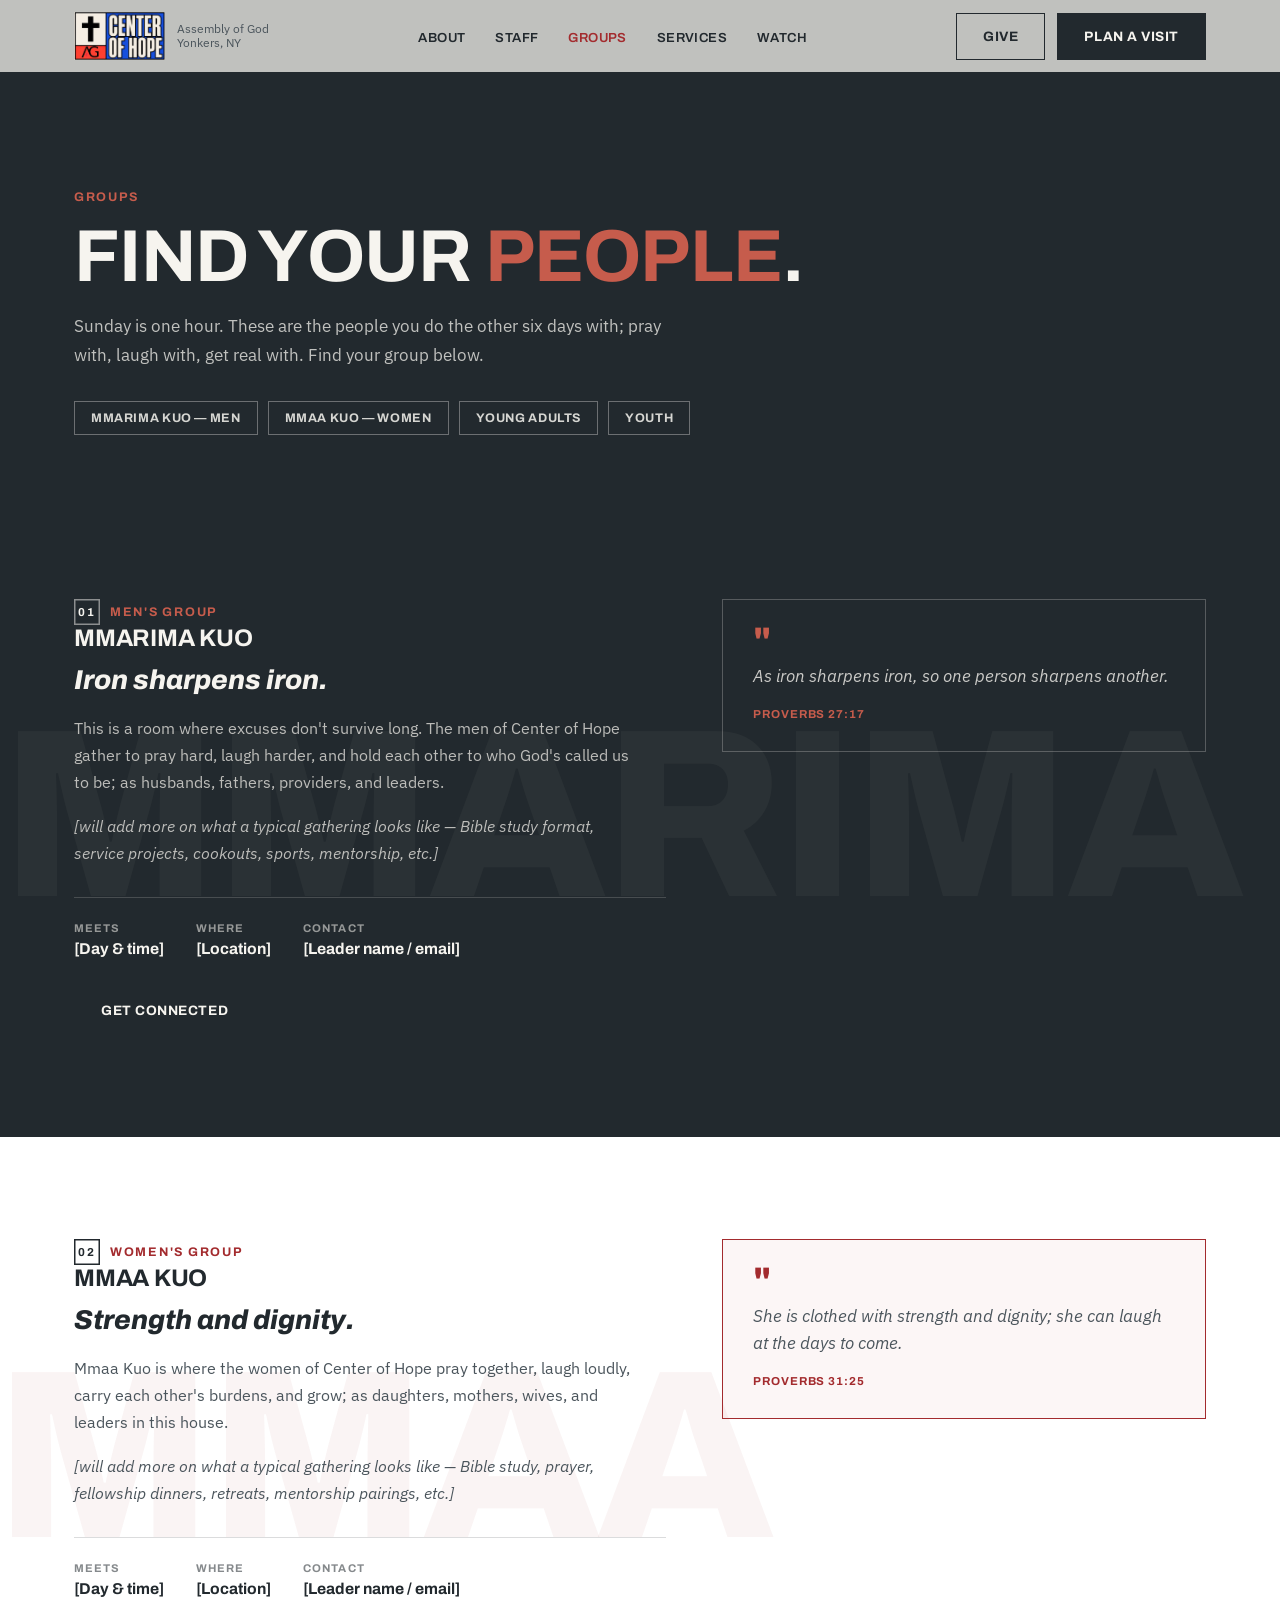
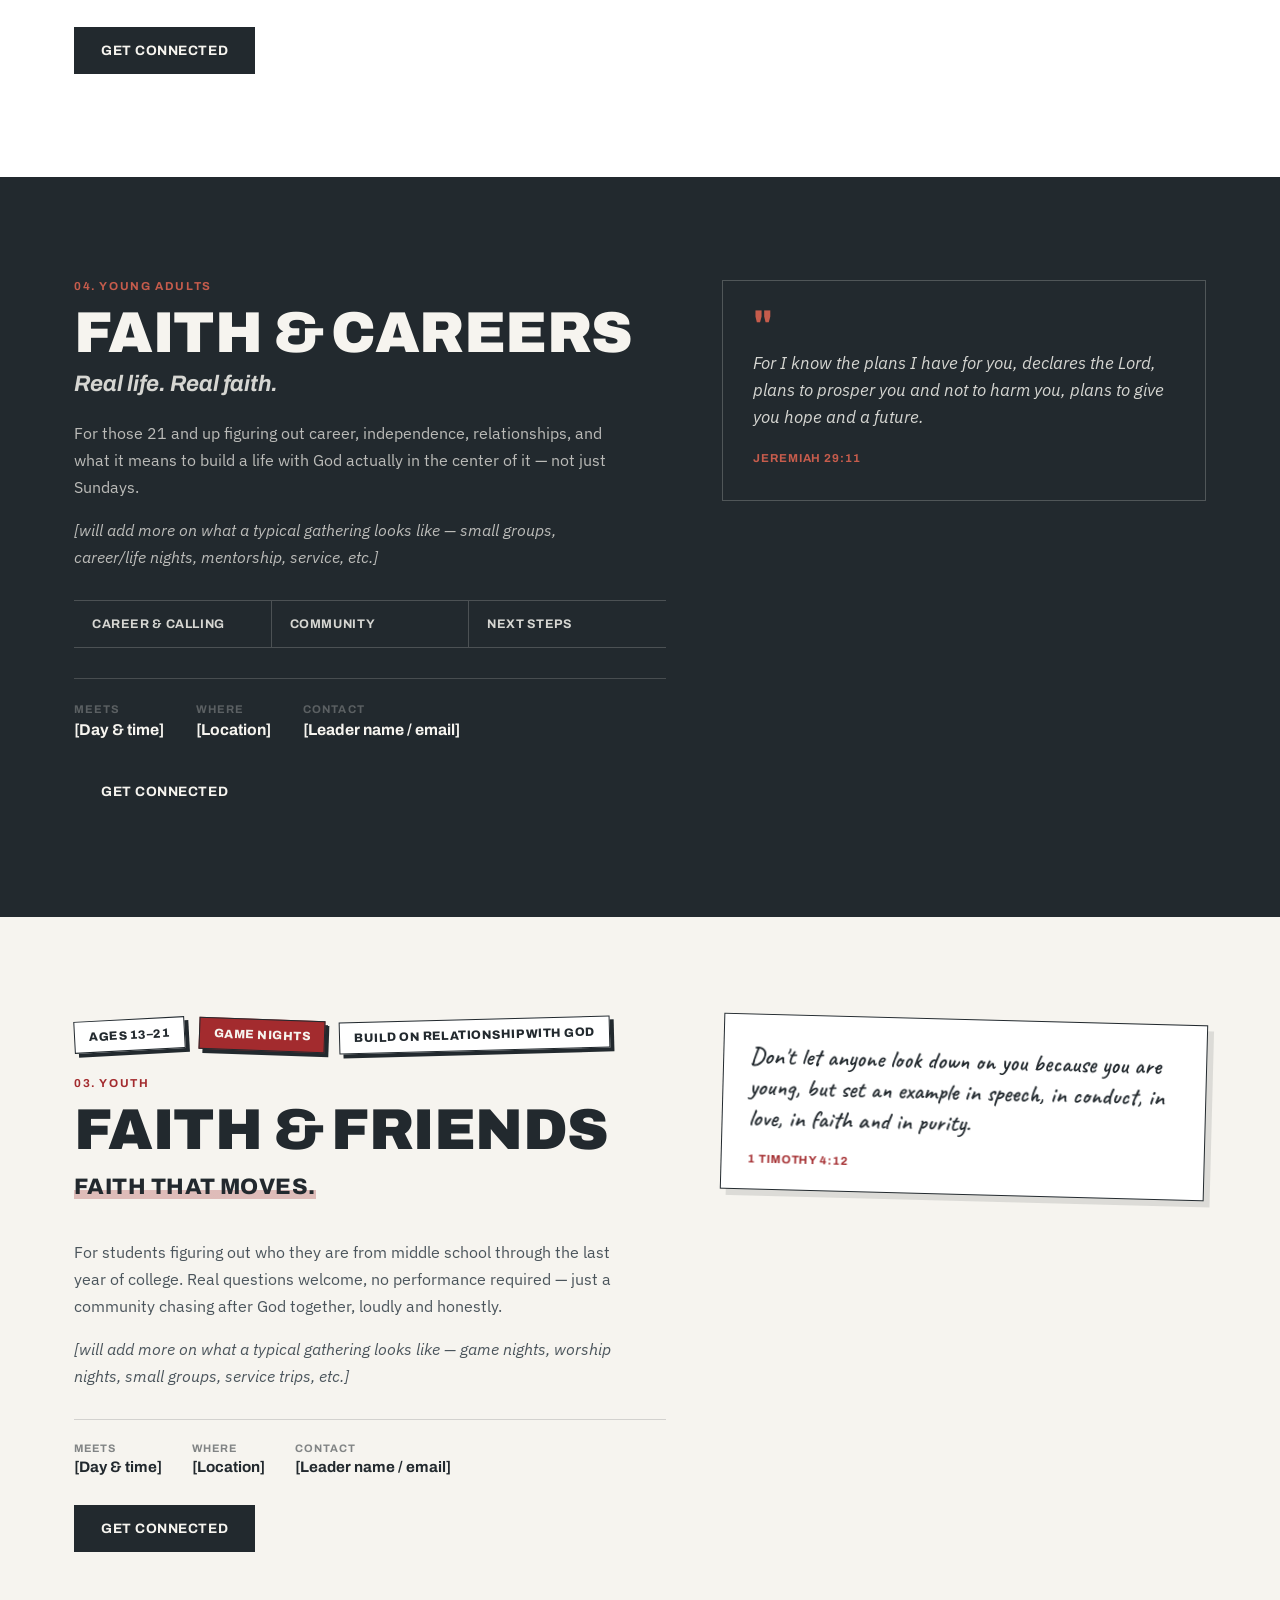
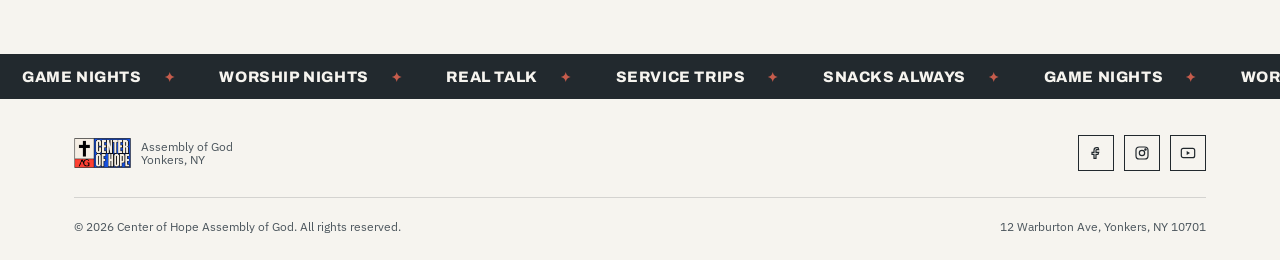
<file: groups.html>
<!DOCTYPE html>
<html lang="en">
<head>
<meta charset="UTF-8">
<meta name="viewport" content="width=device-width, initial-scale=1.0">
<title>Groups | Center of Hope Assembly of God</title>
<meta name="description" content="Men's (Mmarima Kuo), Women's (Mmaa Kuo), Youth, and Young Adults groups at Center of Hope Assembly of God, Yonkers, NY.">
<meta property="og:type" content="website">
<meta property="og:title" content="Groups | Center Of Hope AG">
<meta property="og:description" content="Find your people at Center of Hope — Men's, Women's, Youth, and Young Adults groups.">
<meta property="og:url" content="https://centerofhopeag/groups.html">
<meta property="og:site_name" content="Center Of Hope AG">
<meta property="og:image" content="https://centerofhopeag/images/og-image.jpg">
<meta property="og:image:width" content="1200">
<meta property="og:image:height" content="630">
<link rel="icon" type="image/png" href="favicon.png">
<link rel="apple-touch-icon" href="images/COHAG3.png">

<link rel="preconnect" href="https://fonts.googleapis.com">
<link rel="preconnect" href="https://fonts.gstatic.com" crossorigin>
<link href="https://fonts.googleapis.com/css2?family=Archivo:ital,wght@0,500;0,600;0,700;0,800;1,500&family=IBM+Plex+Sans:ital,wght@0,400;0,500;0,600;1,400&family=Caveat:wght@600;700&display=swap" rel="stylesheet">
<link rel="stylesheet" href="style.css">
<style>
  /* ---------- Page banner ---------- */
  .page-banner{
    background: var(--ink);
    color: var(--paper);
    padding: clamp(150px, 20vw, 190px) 0 60px;
    border-bottom: 1.5px solid var(--ink);
  }
  .page-banner .kicker{ color: var(--flame-soft); }
  .page-banner h1{
    font-size: clamp(2.6rem, 6vw, 4.6rem);
    line-height: 0.98;
    margin: 16px 0 0;
  }
  .page-banner h1 .flame-word{ color: var(--flame-soft); }
  .page-banner p.lede{
    color: rgba(246,244,239,0.75);
    font-size: 1.05rem;
    max-width: 620px;
    margin: 20px 0 0;
  }
  
  /* ---------- Group intro chips (jump links) ---------- */
  .group-jump{ display:flex; flex-wrap:wrap; gap: 10px; margin-top: 32px; }
  .group-jump a{
    font-family:'Archivo', sans-serif; font-weight:700; font-size: 0.78rem;
    text-transform:uppercase; letter-spacing:0.05em;
    padding: 9px 16px;
    border: 1.5px solid rgba(246,244,239,0.35);
    color: rgba(246,244,239,0.85);
    transition: border-color 0.2s ease, color 0.2s ease;
  }
  .group-jump a:hover{ border-color: var(--flame-soft); color: var(--flame-soft); }


  /* ---------- Section shell ---------- */
  section{ padding: clamp(64px, 8vw, 104px) 0; border-bottom: 1.5px solid var(--ink); }
  section:last-of-type{ border-bottom: none; }
  .section-head{ display:flex; justify-content: space-between; align-items:flex-end; gap: 30px; margin-bottom: 46px; flex-wrap:wrap; }
  .section-head h2{ font-size: clamp(2rem, 4vw, 3rem); margin-top: 10px; line-height: 1; max-width: 620px; }
  .section-head .tag{ font-family:'Archivo', sans-serif; font-weight:600; font-size: 0.85rem; color: var(--ink-soft); max-width: 300px; text-align:right; }

  /* ---------- Group bands ---------- */
  .group{ position:relative; overflow:hidden; }
  .group-ghost{
    position:absolute;
    top:50%; left:0;
    transform: translateY(-50%);
    font-family:'Archivo', sans-serif;
    font-weight:800;
    font-size: clamp(6rem, 22vw, 15rem);
    line-height:1;
    letter-spacing: -0.02em;
    white-space:nowrap;
    z-index:0;
    pointer-events:none;
    user-select:none;
  }
  .group-layout{ position:relative; z-index:1; display:grid; grid-template-columns: 1.1fr 0.9fr; gap: 56px; align-items:start; }
  .group-tagline{
    font-family:'Archivo', sans-serif; font-weight:800; font-style:italic;
    font-size: clamp(1.3rem, 2.2vw, 1.7rem);
    text-transform:none; letter-spacing:0; margin: 14px 0 20px;
  }
  .group-copy p{ font-size: 1rem; max-width: 560px; }
  .group-copy p + p{ margin-top: 14px; }
  .group-meta{ display:flex; flex-wrap:wrap; gap: 32px; margin-top: 30px; padding-top: 24px; border-top: 1px solid; }
  .group-meta .item .label{
    font-family:'Archivo', sans-serif; font-weight:700; font-size: 0.7rem;
    text-transform:uppercase; letter-spacing:0.1em; margin-bottom: 6px; opacity:0.55;
  }
  .group-meta .item .val{ font-family:'Archivo', sans-serif; font-weight:700; font-size: 0.98rem; }
  .group-actions{ margin-top: 30px; }

  .group-verse{
    border: 1.5px solid;
    padding: 30px;
    font-family:'Archivo', sans-serif;
  }
  .group-verse .mark{ font-size: 2.4rem; font-weight:800; line-height:0.6; display:block; margin-bottom: 10px; }
  .group-verse p{
    font-family:'IBM Plex Sans', sans-serif; font-style: italic; font-weight:400;
    font-size: 1.05rem; line-height:1.6; margin:0 0 14px;
  }
  .group-verse cite{ font-style:normal; font-weight:700; font-size: 0.72rem; text-transform:uppercase; letter-spacing:0.08em; }

  /* Men — Mmarima Kuo: dark, bold, high-contrast */
  .group-men{ background: var(--ink); color: var(--paper); }
  .group-men .kicker{ color: var(--flame-soft); }
  .group-men h2, .group-men .group-tagline{ color: var(--paper); }
  .group-men .group-copy p{ color: rgba(246,244,239,0.72); }
  .group-men .group-ghost{ color: rgba(246,244,239,0.04); right: -0.5%; }
  .group-men .group-meta{ border-top-color: rgba(246,244,239,0.18); }
  .group-men .group-meta .item .val{ color: var(--paper); }
  .group-men .group-verse{ border-color: rgba(246,244,239,0.25); }
  .group-men .group-verse .mark{ color: var(--flame-soft); }
  .group-men .group-verse p{ color: rgba(246,244,239,0.8); }
  .group-men .group-verse cite{ color: var(--flame-soft); }

  /* Women — Mmaa Kuo: warm, radiant, light */
  .group-women{ background: var(--white); color: var(--ink); }
  .group-women .group-ghost{ color: rgba(163,43,46,0.05); left: -0.5%; }
  .group-women .group-meta{ border-top-color: var(--line); }
  .group-women .group-verse{ border-color: var(--flame); background: rgba(163,43,46,0.04); }
  .group-women .group-verse .mark{ color: var(--flame); }
  .group-women .group-verse cite{ color: var(--flame); }

  /* ============================================================
     YOUTH & YOUNG ADULTS
     Sticker / marquee / energetic aesthetic
     ============================================================ */
  .group-youth{ background: var(--paper); color: var(--ink); padding-bottom:0; }
  .group-youth .group-layout{ display:grid; grid-template-columns: 1.1fr 0.9fr; gap: 56px; align-items:start; padding-bottom: clamp(64px, 8vw, 104px); }
  .group-youth .badge-row{ display:flex; flex-wrap:wrap; gap: 14px; margin-bottom: 26px; }
  .group-youth .badge{
    font-family:'Archivo', sans-serif; font-weight:800; font-size: 0.76rem;
    text-transform:uppercase; letter-spacing:0.04em;
    background: var(--white); border: 1.5px solid var(--ink);
    padding: 8px 14px;
    box-shadow: 4px 4px 0 var(--ink);
  }
  .group-youth .badge:nth-child(1){ transform: rotate(-3deg); }
  .group-youth .badge:nth-child(2){ transform: rotate(2deg); background: var(--flame); color: var(--paper); box-shadow: 4px 4px 0 var(--ink); }
  .group-youth .badge:nth-child(3){ transform: rotate(-1.5deg); }
  .group-youth .unit-tag{
    font-family:'Archivo', sans-serif; font-weight:700; font-size: 0.72rem;
    letter-spacing: 0.14em; color: var(--flame); text-transform: uppercase;
    margin-bottom: 14px;
  }
  .group-youth h2{
    color: var(--ink); font-weight:900; font-size: clamp(2.4rem, 5vw, 3.6rem);
    line-height:0.95; margin-bottom: 10px; position:relative; display:inline-block;
  }
  .group-youth .scribble{
    font-family:'Caveat', cursive; font-weight:700; color: var(--flame);
    font-size: 1.6rem; display:inline-block; transform: rotate(-4deg);
    margin-left: 6px;
  }
  .group-youth .group-tagline{
    font-family:'Archivo', sans-serif; font-weight:800; font-style:normal;
    text-transform:uppercase; letter-spacing:0.02em;
    font-size: clamp(1.1rem, 1.8vw, 1.4rem);
    margin: 6px 0 24px;
    display:inline-block;
    background: linear-gradient(transparent 65%, rgba(163,43,46,0.28) 65%);
  }
  .group-youth .group-copy p{ font-size: 1rem; max-width: 540px; color: var(--ink-soft); }
  .group-youth .group-copy p + p{ margin-top: 14px; }
  .group-youth .group-meta{ display:flex; flex-wrap:wrap; gap: 30px; margin: 28px 0 30px; padding-top: 22px; border-top: 1px solid var(--line); }
  .group-youth .group-meta .item .label{
    font-family:'Archivo', sans-serif; font-weight:700; font-size: 0.68rem;
    text-transform:uppercase; letter-spacing:0.09em; margin-bottom: 5px; opacity:0.55;
  }
  .group-youth .group-meta .item .val{ font-family:'Archivo', sans-serif; font-weight:700; font-size: 0.95rem; }

  .group-youth .sticky-note{
    background: var(--white);
    border: 1.5px solid var(--ink);
    padding: 26px 26px 22px;
    transform: rotate(1.5deg);
    box-shadow: 6px 6px 0 rgba(34,41,46,0.12);
    position: relative;
  }
  .group-youth .sticky-note .mark{
    font-family:'Caveat', cursive; font-weight:700; font-size: 2.2rem; color: var(--flame);
    display:block; line-height:0.5; margin-bottom: 8px;
  }
  .group-youth .sticky-note p{
    font-family:'Caveat', cursive; font-weight:600; font-size: 1.5rem; line-height:1.3;
    color: var(--ink); margin: 0 0 12px;
  }
  .group-youth .sticky-note cite{
    font-style:normal; font-family:'Archivo', sans-serif; font-weight:700;
    font-size: 0.72rem; letter-spacing:0.08em; text-transform:uppercase; color: var(--flame);
  }

  .marquee{
    width:100%; overflow:hidden;
    background: var(--ink); color: var(--paper);
    border-top: 1.5px solid var(--ink);
    padding: 14px 0;
  }
  .marquee-track{
    display:flex; width:max-content;
    animation: marquee-scroll 22s linear infinite;
  }
  .marquee-track span{
    font-family:'Archivo', sans-serif; font-weight:800; text-transform:uppercase;
    font-size: 0.95rem; letter-spacing:0.04em;
    padding: 0 22px; white-space:nowrap;
    display:flex; align-items:center; gap: 22px;
  }
  .marquee-track span::after{ content:'✦'; color: var(--flame-soft); font-size:0.8rem; }
  @keyframes marquee-scroll{
    from{ transform: translateX(0); }
    to{ transform: translateX(-50%); }
  }
  @media (prefers-reduced-motion: reduce){
    .marquee-track{ animation: none; }
  }

  /* ============================================================
     YOUNG ADULTS
     Clean / editorial — the "next chapter" after Youth
     ============================================================ */
  .group-young-adults{ background: var(--ink); color: var(--paper); }
  .group-young-adults .group-layout{ display:grid; grid-template-columns: 1.1fr 0.9fr; gap: 56px; align-items:start; }
  .group-young-adults .unit-tag{
    font-family:'Archivo', sans-serif; font-weight:700; font-size: 0.72rem;
    letter-spacing: 0.14em; color: var(--flame-soft); text-transform: uppercase;
    margin-bottom: 14px;
  }
  .group-young-adults h2{
    color: var(--paper); font-weight:900; font-size: clamp(2.4rem, 5vw, 3.6rem);
    line-height:0.95; margin-bottom: 10px;
  }
  .group-young-adults .group-tagline{
    font-family:'Archivo', sans-serif; font-weight:700; font-style:italic;
    font-size: clamp(1.15rem, 1.9vw, 1.4rem); color: rgba(246,244,239,0.85);
    margin: 6px 0 24px;
  }
  .group-young-adults .group-copy p{ font-size: 1rem; max-width: 540px; color: rgba(246,244,239,0.72); }
  .group-young-adults .group-copy p + p{ margin-top: 14px; }

  .group-young-adults .pillar-row{
    display:flex; flex-wrap:wrap; gap: 0; margin: 28px 0 4px;
    border-top: 1px solid rgba(246,244,239,0.2); border-bottom: 1px solid rgba(246,244,239,0.2);
  }
  .group-young-adults .pillar{
    flex:1; min-width: 140px;
    font-family:'Archivo', sans-serif; font-weight:700; font-size: 0.78rem;
    text-transform:uppercase; letter-spacing:0.05em; color: rgba(246,244,239,0.85);
    padding: 16px 18px; border-right: 1px solid rgba(246,244,239,0.2);
  }
  .group-young-adults .pillar:last-child{ border-right:none; }

  .group-young-adults .group-meta{ display:flex; flex-wrap:wrap; gap: 32px; margin-top: 30px; padding-top: 24px; border-top: 1px solid rgba(246,244,239,0.18); }
  .group-young-adults .group-meta .item .label{
    font-family:'Archivo', sans-serif; font-weight:700; font-size: 0.7rem;
    text-transform:uppercase; letter-spacing:0.1em; margin-bottom: 6px; color: rgba(246,244,239,0.5);
  }
  .group-young-adults .group-meta .item .val{ font-family:'Archivo', sans-serif; font-weight:700; font-size: 0.98rem; color: var(--paper); }

  .group-young-adults .focus-card{
    border: 1px solid rgba(246,244,239,0.22);
    padding: 34px 30px;
  }
  .group-young-adults .focus-card .mark{
    font-family:'Archivo', sans-serif; font-size: 2.6rem; font-weight:800; line-height:0.5;
    color: var(--flame-soft); display:block; margin-bottom: 14px;
  }
  .group-young-adults .focus-card p{
    font-family:'IBM Plex Sans', sans-serif; font-style:italic; font-weight:400;
    font-size: 1.05rem; line-height:1.6; color: rgba(246,244,239,0.85); margin: 0 0 16px;
  }
  .group-young-adults .focus-card cite{
    font-style:normal; font-family:'Archivo', sans-serif; font-weight:700;
    font-size: 0.72rem; letter-spacing:0.08em; text-transform:uppercase; color: var(--flame-soft);
  }

  /* ---------- Responsive ---------- */
  @media (max-width: 880px){
    .group-layout{ grid-template-columns: 1fr; gap: 34px; }
    .group-ghost{ display:none; }
    .section-head{ flex-direction: column; align-items:flex-start; }
    .section-head .tag{ text-align:left; }
    .nav-links{ display:none; }
    .nav-cta .btn{ display:none; }
    .hamburger{ display:inline-flex; }
  }
  @media (max-width: 520px){
    .group-meta{ gap: 20px; }
  }
  @media (min-width: 881px){
    .mobile-drawer{ display:none !important; }
  }
</style>
</head>
<body>

<header id="navbar">
  <nav>
    <a class="brand" href="index.html">
      <img src="images/COHAG2.jpg" alt="Center of Hope Assembly of God logo">
      <span class="brand-text"><span>Assembly of God</span><span>Yonkers, NY</span></span>
    </a>

    <ul class="nav-links">
      <li><a href="index.html#welcome">About</a></li>
      <li><a href="staff.html">Staff</a></li>
      <li><a href="groups.html" class="current">Groups</a></li>
      <li><a href="index.html#times">Services</a></li>
      <li><a href="watch.html">Watch</a></li>
    </ul>

    <div class="nav-cta">
      <a class="btn btn-line" href="give.html">Give</a>
      <a class="btn btn-solid" href="index.html#visit">Plan a Visit</a>
      <button class="hamburger" id="hamburgerBtn" aria-label="Open menu" aria-expanded="false">
        <svg id="hamburgerIcon" width="26" height="26" viewBox="0 0 24 24" fill="none" stroke="currentColor" stroke-width="1.8" stroke-linecap="round">
          <line x1="3" y1="6" x2="21" y2="6"/>
          <line x1="3" y1="12" x2="21" y2="12"/>
          <line x1="3" y1="18" x2="21" y2="18"/>
        </svg>
      </button>
    </div>

    <div class="mobile-drawer" id="mobileDrawer">
      <a href="index.html#welcome">About</a>
      <a href="staff.html">Staff</a>
      <a href="groups.html">Groups</a>
      <a href="index.html#times">Services</a>
      <a href="watch.html">Watch</a>
      <a href="index.html#visit">Plan a Visit</a>
      <a class="btn btn-solid" href="give.html">Give</a>
    </div>
  </nav>
</header>

<main>

  <!-- PAGE BANNER -->
  <section class="page-banner">
    <div class="wrap">
      <div class="kicker on-dark reveal">Groups</div>
      <h1 class="reveal stagger-1">Find your <span class="flame-word">people</span>.</h1>
      <p class="lede reveal stagger-2">Sunday is one hour. These are the people you do the other six days with; pray with, laugh with, get real with. Find your group below.</p>
      <div class="group-jump reveal stagger-2">
        <a href="#mens">Mmarima Kuo — Men</a>
        <a href="#women">Mmaa Kuo — Women</a>
        <a href="#young-adults">Young Adults</a>
        <a href="#youth">Youth</a>
      </div>
    </div>
  </section>

  <!-- MEN'S GROUP -->
  <section class="group group-men" id="mens">
    <div class="group-ghost">MMARIMA</div>
    <div class="wrap group-layout">
      <div class="group-copy reveal">
        <div class="kicker on-dark"><span class="num">01</span> Men's Group</div>
        <h2>Mmarima Kuo</h2>
        <div class="group-tagline">Iron sharpens iron.</div>
        <p>This is a room where excuses don't survive long. The men of Center of Hope gather to pray hard, laugh harder, and hold each other to who God's called us to be; as husbands, fathers, providers, and leaders.</p>
        <p><em>[will add more on what a typical gathering looks like — Bible study format, service projects, cookouts, sports, mentorship, etc.]</em></p>

        <div class="group-meta">
          <div class="item">
            <div class="label">Meets</div>
            <div class="val">[Day &amp; time]</div>
          </div>
          <div class="item">
            <div class="label">Where</div>
            <div class="val">[Location]</div>
          </div>
          <div class="item">
            <div class="label">Contact</div>
            <div class="val">[Leader name / email]</div>
          </div>
        </div>
        <div class="group-actions">
          <a class="btn btn-solid" href="mailto:agcenterofhope@gmail.com?subject=Mmarima%20Kuo%20-%20Men%27s%20Group">Get Connected</a>
        </div>
      </div>

      <div class="group-verse reveal stagger-1">
        <span class="mark">"</span>
        <p>As iron sharpens iron, so one person sharpens another.</p>
        <cite>Proverbs 27:17</cite>
      </div>
    </div>
  </section>

  <!-- WOMEN'S GROUP -->
  <section class="group group-women" id="women">
    <div class="group-ghost">MMAA</div>
    <div class="wrap group-layout">
      <div class="group-copy reveal">
        <div class="kicker"><span class="num">02</span> Women's Group</div>
        <h2>Mmaa Kuo</h2>
        <div class="group-tagline">Strength and dignity.</div>
        <p>Mmaa Kuo is where the women of Center of Hope pray together, laugh loudly, carry each other's burdens, and grow; as daughters, mothers, wives, and leaders in this house.</p>
        <p><em>[will add more on what a typical gathering looks like — Bible study, prayer, fellowship dinners, retreats, mentorship pairings, etc.]</em></p>

        <div class="group-meta">
          <div class="item">
            <div class="label">Meets</div>
            <div class="val">[Day &amp; time]</div>
          </div>
          <div class="item">
            <div class="label">Where</div>
            <div class="val">[Location]</div>
          </div>
          <div class="item">
            <div class="label">Contact</div>
            <div class="val">[Leader name / email]</div>
          </div>
        </div>
        <div class="group-actions">
          <a class="btn btn-solid" href="mailto:agcenterofhope@gmail.com?subject=Mmaa%20Kuo%20-%20Women%27s%20Group">Get Connected</a>
        </div>
      </div>

      <div class="group-verse reveal stagger-1">
        <span class="mark">"</span>
        <p>She is clothed with strength and dignity; she can laugh at the days to come.</p>
        <cite>Proverbs 31:25</cite>
      </div>
    </div>
  </section>

  <!-- YOUNG ADULTS -->
  <section class="group group-young-adults" id="young-adults">
    <div class="wrap group-layout">
      <div class="group-copy reveal">
        <div class="unit-tag">04. Young Adults</div>
        <h2>Faith &amp; Careers</h2>
        <div class="group-tagline">Real life. Real faith.</div>
        <p>For those 21 and up figuring out career, independence, relationships, and what it means to build a life with God actually in the center of it — not just Sundays.</p>
        <p><em>[will add more on what a typical gathering looks like — small groups, career/life nights, mentorship, service, etc.]</em></p>

        <div class="pillar-row">
          <div class="pillar">Career &amp; Calling</div>
          <div class="pillar">Community</div>
          <div class="pillar">Next Steps</div>
        </div>

        <div class="group-meta">
          <div class="item"><div class="label">Meets</div><div class="val">[Day &amp; time]</div></div>
          <div class="item"><div class="label">Where</div><div class="val">[Location]</div></div>
          <div class="item"><div class="label">Contact</div><div class="val">[Leader name / email]</div></div>
        </div>

        <div class="group-actions">
          <a class="btn btn-solid" href="mailto:agcenterofhope@gmail.com?subject=Young%20Adults">Get Connected</a>
        </div>
      </div>

      <div class="focus-card reveal stagger-1">
        <span class="mark">"</span>
        <p>For I know the plans I have for you, declares the Lord, plans to prosper you and not to harm you, plans to give you hope and a future.</p>
        <cite>Jeremiah 29:11</cite>
      </div>
    </div>
  </section>

</main>

  <!-- YOUTH -->
  <section class="group group-youth" id="youth">
    <div class="wrap group-layout">
      <div class="group-copy reveal">
        <div class="badge-row">
          <span class="badge">Ages 13–21</span>
          <span class="badge">Game Nights</span>
          <span class="badge">Build on relationship with God</span>
        </div>
        <div class="unit-tag">03. Youth</div>
        <h2>Faith &amp; Friends</h2>
        <div class="group-tagline">Faith that moves.</div>
        <p>For students figuring out who they are from middle school through the last year of college. Real questions welcome, no performance required — just a community chasing after God together, loudly and honestly.</p>
        <p><em>[will add more on what a typical gathering looks like — game nights, worship nights, small groups, service trips, etc.]</em></p>

        <div class="group-meta">
          <div class="item"><div class="label">Meets</div><div class="val">[Day &amp; time]</div></div>
          <div class="item"><div class="label">Where</div><div class="val">[Location]</div></div>
          <div class="item"><div class="label">Contact</div><div class="val">[Leader name / email]</div></div>
        </div>

        <div class="group-actions">
          <a class="btn btn-solid" href="mailto:agcenterofhope@gmail.com?subject=Youth%20Group">Get Connected</a>
        </div>
      </div>

      <div class="sticky-note reveal stagger-1">
        <p>Don't let anyone look down on you because you are young, but set an example in speech, in conduct, in love, in faith and in purity.</p>
        <cite>1 Timothy 4:12</cite>
      </div>
    </div>

    <div class="marquee">
      <div class="marquee-track">
        <span>Game Nights</span><span>Worship Nights</span><span>Real Talk</span><span>Service Trips</span><span>Snacks Always</span>
        <span>Game Nights</span><span>Worship Nights</span><span>Real Talk</span><span>Service Trips</span><span>Snacks Always</span>
      </div>
    </div>
  </section>

<footer>
  <div class="wrap">
    <div class="footer-grid">
      <div class="footer-brand">
        <img src="images/COHAG2.jpg" alt="Center of Hope Assembly of God logo">
        <span class="brand-text"><span>Assembly of God</span><span>Yonkers, NY</span></span>
      </div>
      <div class="social-row">
        <a href="https://www.facebook.com/CenterofHopeAG" target="_blank" rel="noopener" aria-label="Facebook">
          <svg width="16" height="16" viewBox="0 0 24 24" fill="none" stroke="currentColor" stroke-width="1.8"><path d="M15 4h-2a4 4 0 0 0-4 4v3H6v3h3v6h3v-6h3l1-3h-4V8a1 1 0 0 1 1-1h3z"/></svg>
        </a>
        <a href="https://www.instagram.com/centerofhopeag" target="_blank" rel="noopener" aria-label="Instagram">
          <svg width="16" height="16" viewBox="0 0 24 24" fill="none" stroke="currentColor" stroke-width="1.8"><rect x="3" y="3" width="18" height="18" rx="5"/><circle cx="12" cy="12" r="4"/><circle cx="17.2" cy="6.8" r="1"/></svg>
        </a>
        <a href="https://www.youtube.com/@centerofhopeag" target="_blank" rel="noopener" aria-label="YouTube">
          <svg width="16" height="16" viewBox="0 0 24 24" fill="none" stroke="currentColor" stroke-width="1.8"><rect x="2" y="5" width="20" height="14" rx="3"/><path d="M10 9l5 3-5 3z" fill="currentColor" stroke="none"/></svg>
        </a>
      </div>
    </div>
    <div class="footer-bottom">
      <span>© <span id="year"></span> Center of Hope Assembly of God. All rights reserved.</span>
      <span>12 Warburton Ave, Yonkers, NY 10701</span>
    </div>
  </div>
</footer>

<script src="main.js" defer></script>

</body>
</html>
</file>
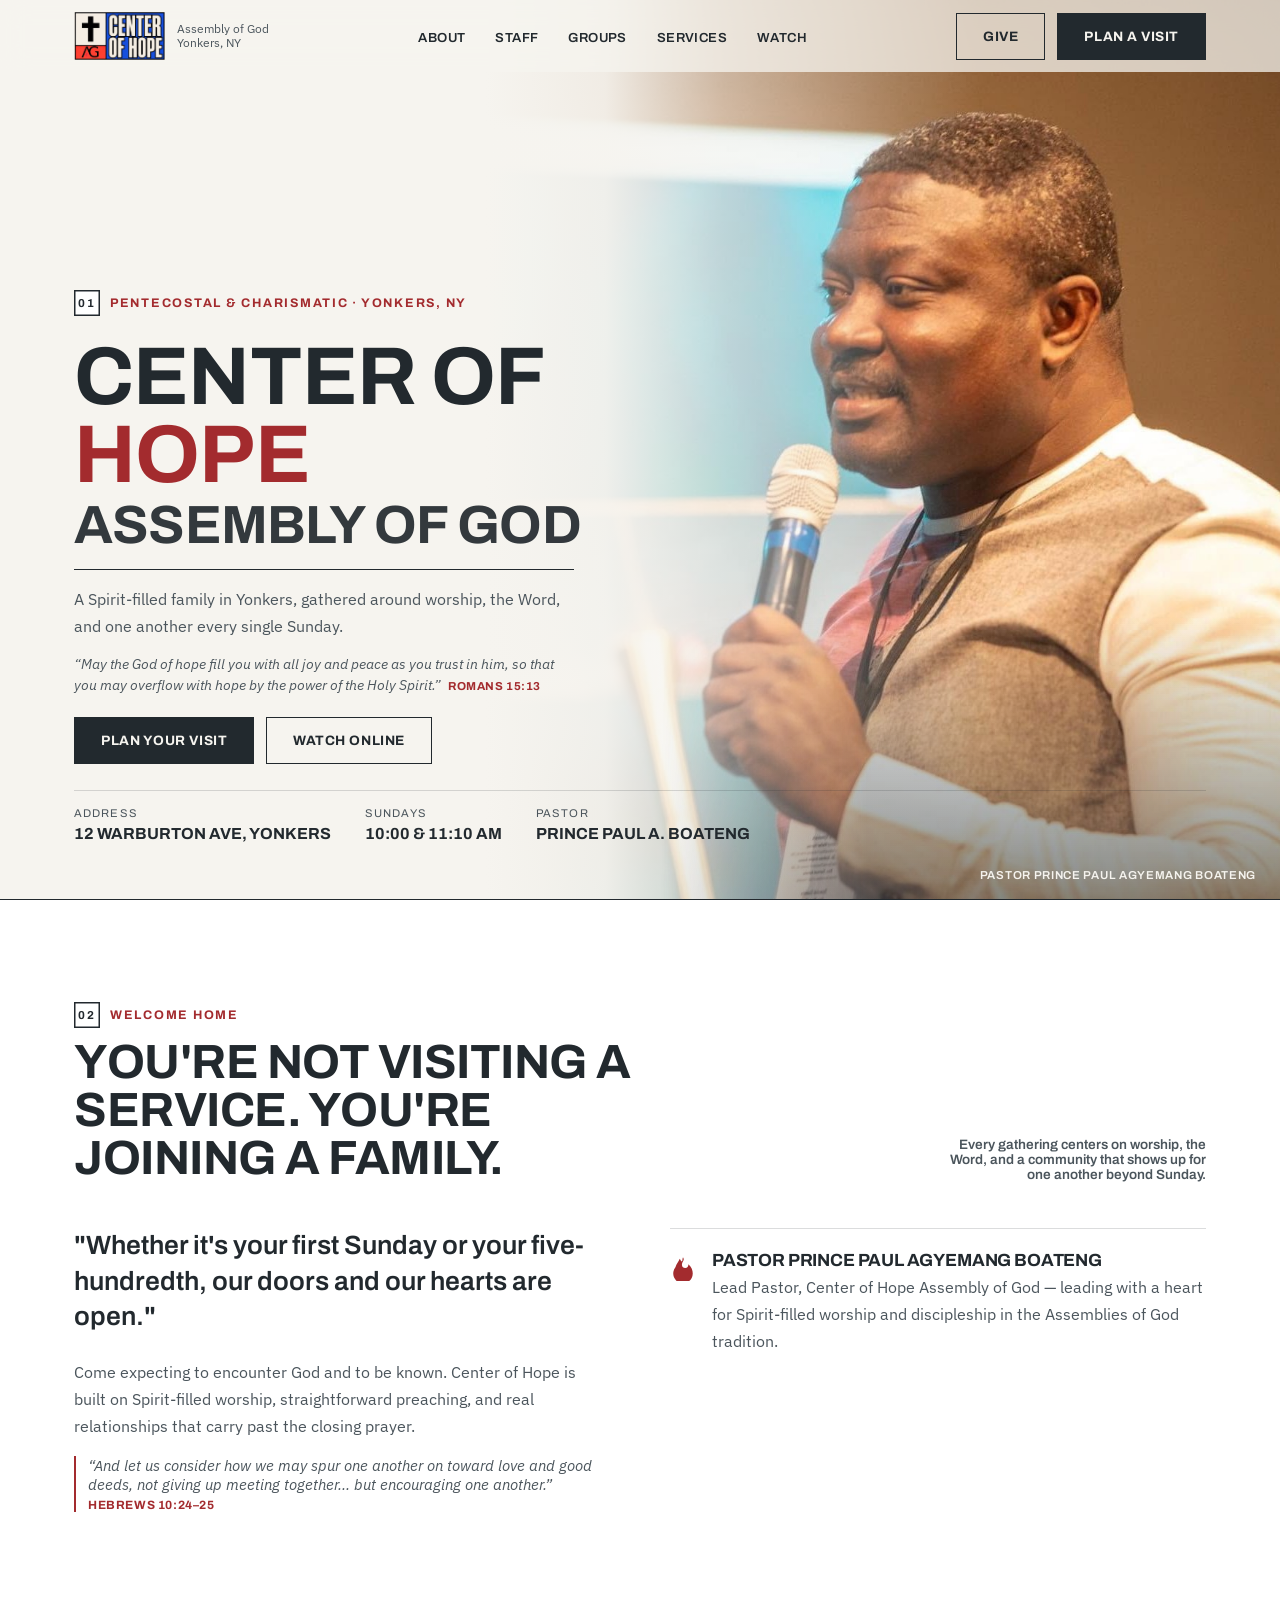
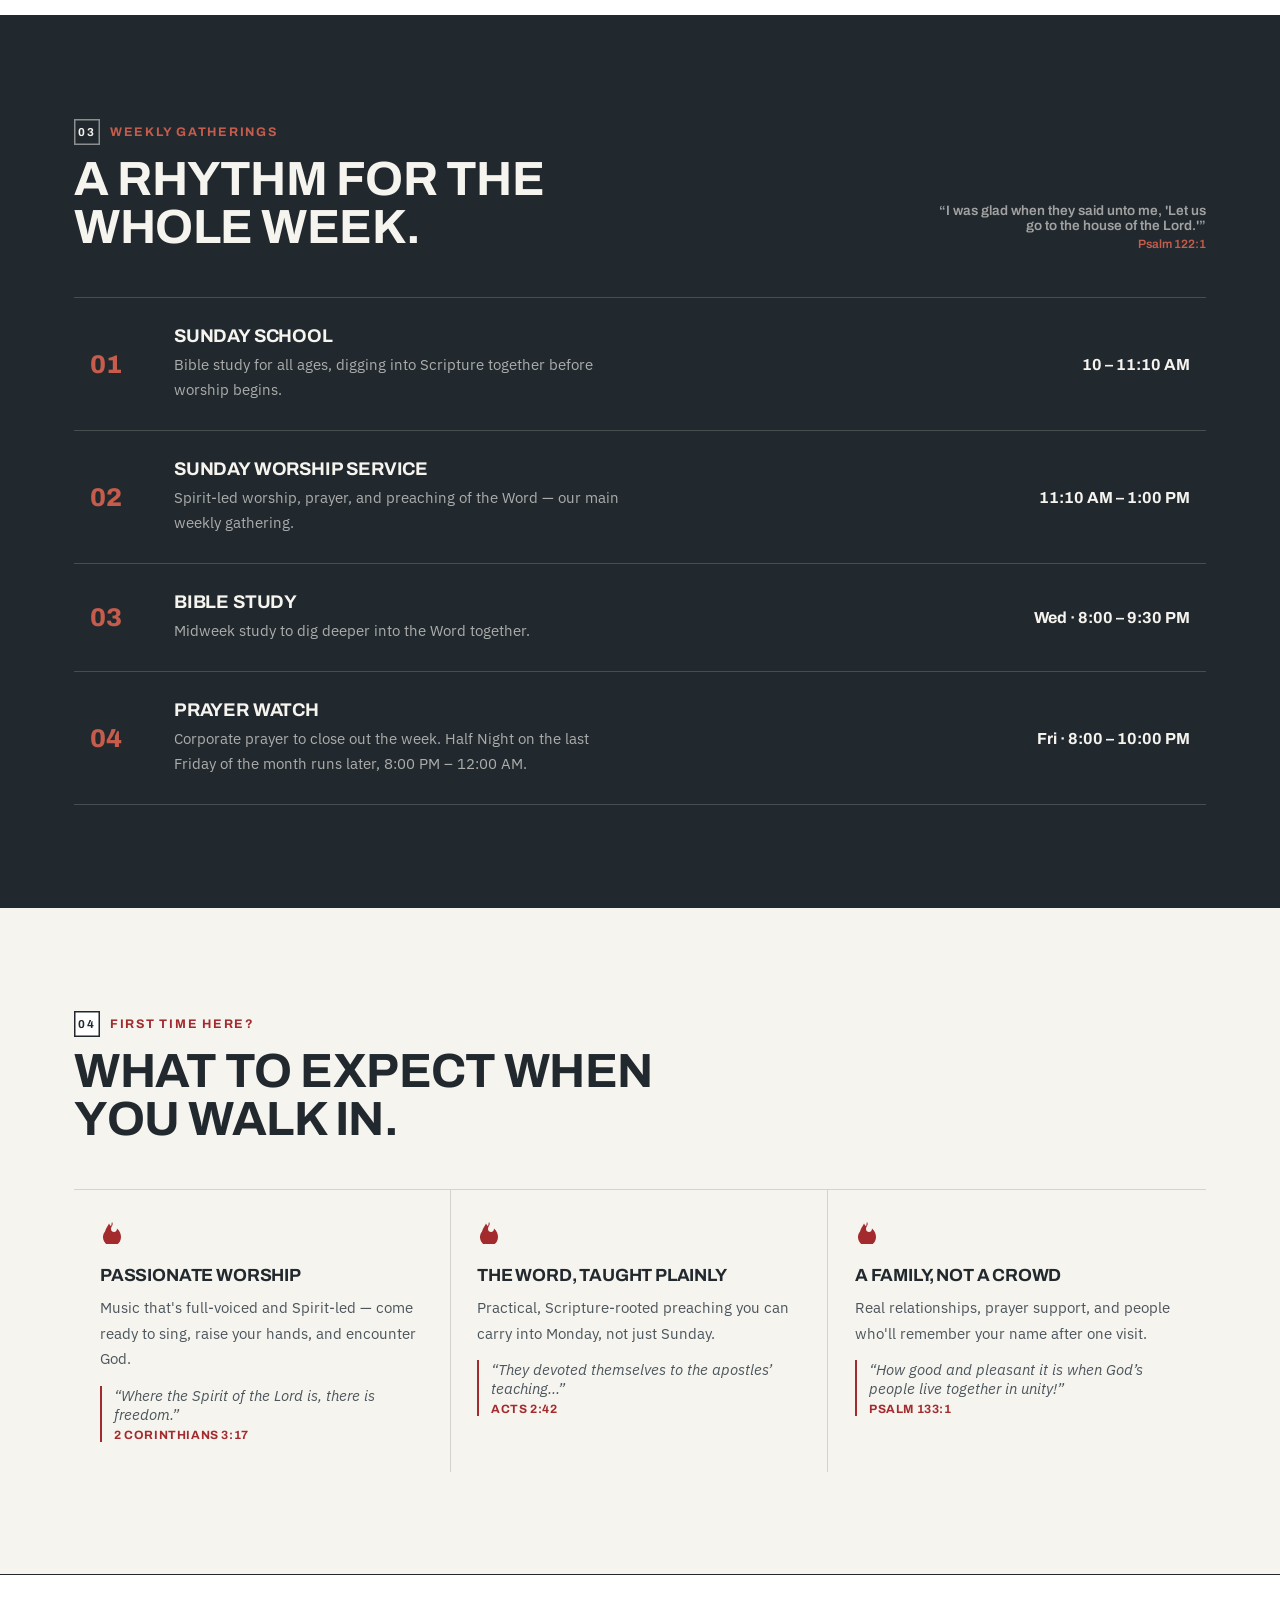
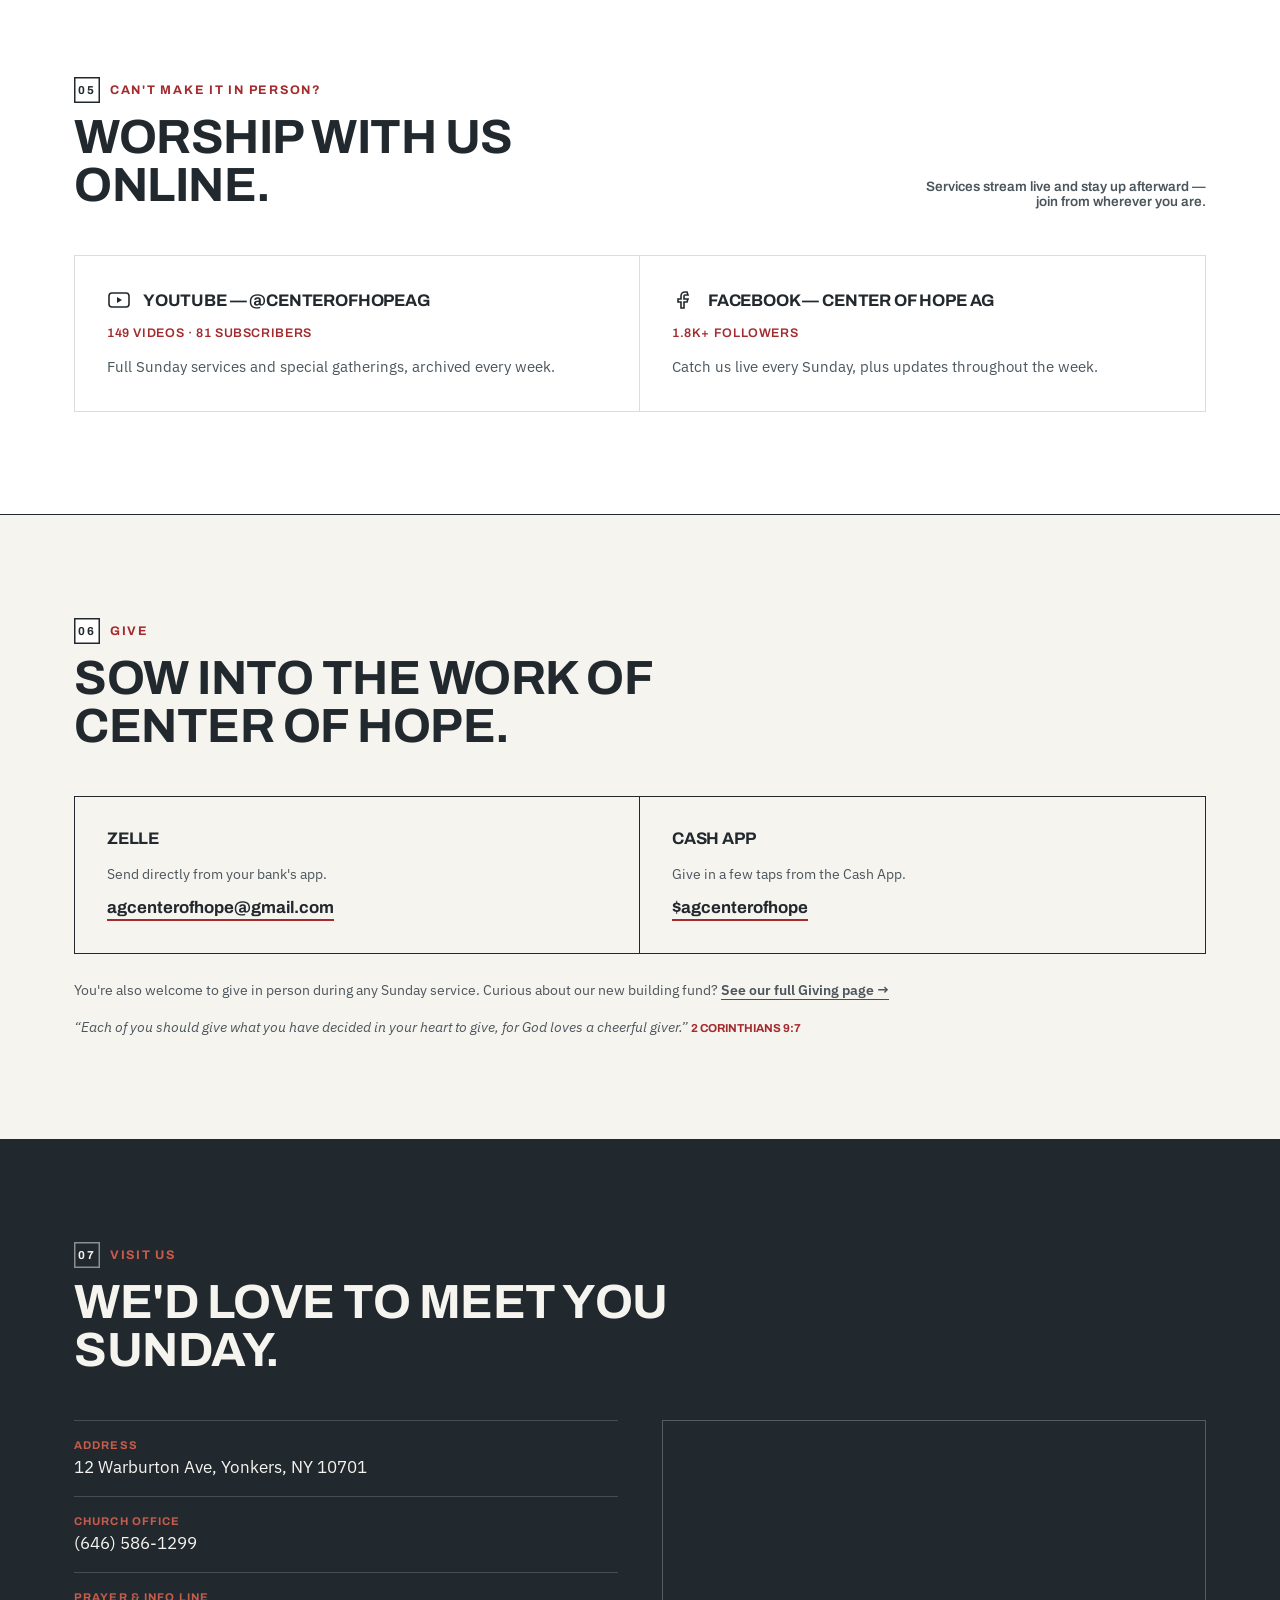
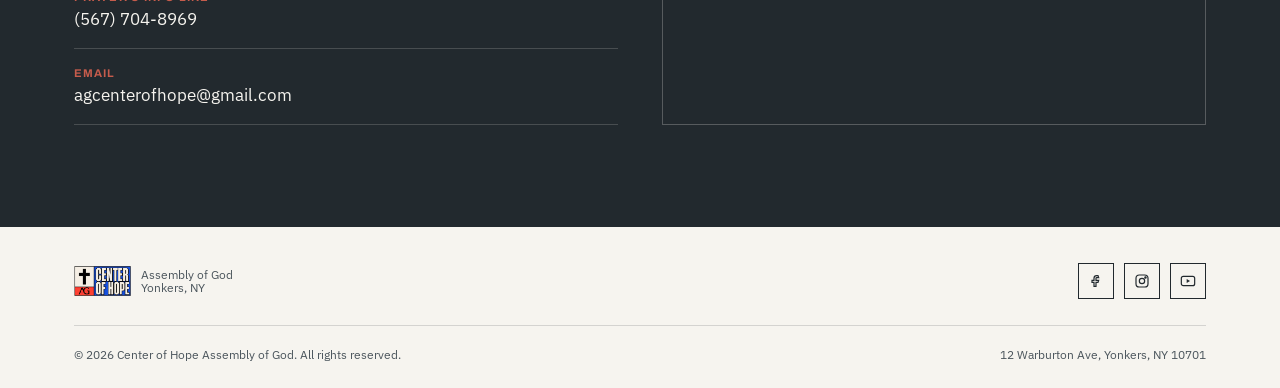
<file: index-old.html>
<!DOCTYPE html>
<html lang="en">
<head>
<meta charset="UTF-8">
<meta name="viewport" content="width=device-width, initial-scale=1.0">
<title>Center of Hope · AG</title>
<meta name="description" content="Center of Hope Assembly of God — Pentecostal & Charismatic church in Yonkers, NY. Sunday School 10 AM, Sunday Worship 11:10 AM. Pastor Prince Paul Agyemang Boateng.">
<meta property="og:type" content="website">
<meta property="og:title" content="Center Of Hope AG">
<meta property="og:description" content="Come woship with us at the Center Of Hope Assembly of God.">
<meta property="og:url" content="https://centerofhopeag/">
<meta property="og:site_name" content="Center Of Hope AG">
<meta property="og:image" content="https://centerofhopeag/images/og-image.jpg">
<meta property="og:image:width" content="1200">
<meta property="og:image:height" content="630">

<link rel="icon" type="image/png" href="favicon.png">
<link rel="apple-touch-icon" href="images/COHAG3.png">
  
<link rel="preconnect" href="https://fonts.googleapis.com">
<link rel="preconnect" href="https://fonts.gstatic.com" crossorigin>
<link href="https://fonts.googleapis.com/css2?family=Archivo:ital,wght@0,500;0,600;0,700;0,800;1,500&family=IBM+Plex+Sans:ital,wght@0,400;0,500;0,600;1,400&display=swap" rel="stylesheet">
<link rel="stylesheet" href="style.css">
<style>
  /* ---------- Hero ---------- */
  .hero{
    position: relative;
    min-height: 100svh;
    height: auto;
    display:flex;
    flex-direction:column;
    justify-content:space-between;
    padding: clamp(220px, 28vw, 280px) 0 34px;
    border-bottom: 1.5px solid var(--ink);
    overflow: hidden;
  }
  .hero-photo{
    position:absolute;
    top:0; right:0; bottom:0;
    width: 62%;
    z-index: 0;
    overflow: hidden;
  }
  .hero-photo img{
    width:100%; height:100%;
    object-fit: cover;
    object-position: center 22%;
    display:block;
    animation: slowZoom 24s ease-out infinite alternate;
  }
  .hero-photo::before{
    content:'';
    position:absolute; inset:0;
    background: linear-gradient(to right, var(--paper) 0%, rgba(246,244,239,0.94) 15%, rgba(246,244,239,0.55) 30%, rgba(246,244,239,0) 62%);
    z-index: 1;
  }
  .hero-photo::after{
    content:'';
    position:absolute; left:0; right:0; bottom:0; height:42%;
    background: linear-gradient(to top, rgba(34,41,46,0.55), rgba(34,41,46,0) 75%);
    -webkit-mask-image: linear-gradient(to right, transparent 0%, transparent 22%, black 48%);
    mask-image: linear-gradient(to right, transparent 0%, transparent 22%, black 48%);
    z-index: 1;
  }
  .hero-photo-credit{
    position:absolute; right: 24px; bottom: 18px; z-index:2;
    font-family:'Archivo', sans-serif; font-weight:600; font-size: 0.72rem;
    text-transform:uppercase; letter-spacing:0.06em;
    color: var(--paper);
  }

  .hero > .wrap{
    position:relative; 
    z-index: 2;
    width: 100%;
  }
  .hero-content{
    display:flex;
    flex-direction: column;
    align-items:flex-start;
    max-width: 640px;
    gap: 18px;
    margin-top: 10px;
  }
  .hero h1{
    font-size: clamp(2.6rem, 6.4vw, 5.2rem);
    line-height: 0.95;
    margin: 22px 0 0;
  }
  .hero h1 .flame-word{ color: var(--flame); display: inline-block; }
  
  .hero h1 .sub-headline {
    display: block;
    font-size: clamp(1.6rem, 4.2vw, 3.4rem);
    margin-top: 6px;
    opacity: 0.92;
  }

  .hero-side{ border-left:none; border-top: 1.5px solid var(--ink); padding-left:0; padding-top: 16px; max-width: 500px; width: 100%; }
  .hero-side p{ font-size: 1rem; margin: 0 0 14px; }
  
  .hero-scripture {
    font-style: italic;
    font-size: 0.88rem;
    color: var(--ink-soft);
    margin-bottom: 20px;
    line-height: 1.5;
  }
  .hero-scripture span {
    font-style: normal;
    font-family: 'Archivo', sans-serif;
    font-weight: 700;
    font-size: 0.72rem;
    letter-spacing: 0.05em;
    text-transform: uppercase;
    color: var(--flame);
    display: inline-block;
    margin-left: 4px;
  }

  .hero-actions{ display:flex; flex-wrap:wrap; gap:12px; }
  .hero-meta{
    display:flex; gap: 34px; margin-top: clamp(20px, 3vh, 36px); padding-top: 16px; border-top: 1px solid var(--line);
  }
  .hero-meta div{ font-family:'Archivo', sans-serif; }
  .hero-meta .label{ font-size: 0.7rem; text-transform:uppercase; letter-spacing:0.1em; color: var(--ink-soft); margin-bottom:6px; }
  .hero-meta .val{ font-weight:700; font-size: 1rem; text-transform: uppercase; }

  /* ---------- Section shell ---------- */
  section{ padding: clamp(64px, 8vw, 104px) 0; border-bottom: 1.5px solid var(--ink); }
  section:last-of-type{ border-bottom: none; }
  .section-head{ display:flex; justify-content: space-between; align-items:flex-end; gap: 30px; margin-bottom: 46px; flex-wrap:wrap; }
  .section-head h2{ font-size: clamp(2rem, 4vw, 3rem); margin-top: 10px; line-height: 1; max-width: 620px; }
  .section-head .tag{ font-family:'Archivo', sans-serif; font-weight:600; font-size: 0.85rem; color: var(--ink-soft); max-width: 280px; text-align:right; }

  /* ---------- Welcome ---------- */
  .welcome{ background: var(--white); }
  .welcome-grid{ display:grid; grid-template-columns: 1fr 1fr; gap: 60px; }
  .welcome blockquote{
    font-family:'Archivo', sans-serif;
    font-weight: 600;
    text-transform: none;
    font-size: clamp(1.3rem, 2.2vw, 1.65rem);
    line-height:1.35;
    margin: 0 0 24px;
  }
  .pastor-row{ display:flex; gap:16px; align-items:flex-start; padding-top: 22px; border-top: 1px solid var(--line); }
  .pastor-row .flame-mark{ margin-top: 4px; }
  .pastor-row h3{ font-size: 1.1rem; margin-bottom: 4px; }

  /* ---------- Service times ---------- */
  .times{ background: var(--ink); color: var(--paper); }
  .times .section-head h2{ color: var(--paper); }
  .times .section-head .tag{ color: rgba(246,244,239,0.6); }
  .times-list{ display:flex; flex-direction: column; }
  .time-row{
    display:grid; grid-template-columns: 60px 1fr auto; gap: 24px; align-items:center;
    padding: 28px 16px; border-top: 1px solid rgba(246,244,239,0.18);
    transition: background 0.3s ease, transform 0.3s var(--ease-out);
  }
  .time-row:hover {
    background: rgba(255,255,255,0.03);
    transform: translateX(6px);
  }
  .time-row:last-child{ border-bottom: 1px solid rgba(246,244,239,0.18); }
  .time-row .idx{ font-family:'Archivo', sans-serif; font-weight:800; font-size: 1.6rem; color: var(--flame-soft); transition: transform 0.3s ease; }
  .time-row:hover .idx{ transform: scale(1.15); }
  .time-row h3{ color: var(--paper); font-size: 1.15rem; margin-bottom: 6px; }
  .time-row p{ color: rgba(246,244,239,0.65); margin:0; font-size: 0.92rem; max-width: 460px; }
  .time-row .when{ font-family:'Archivo', sans-serif; font-weight: 700; text-align:right; white-space:nowrap; }

  /* ---------- Expect ---------- */
  .expect{ background: var(--paper); }
  .expect-grid{ display:grid; grid-template-columns: repeat(3, 1fr); gap: 0; border-top: 1px solid var(--line); }
  .expect-item{ 
    padding: 30px 26px; 
    border-right: 1px solid var(--line); 
    transition: transform 0.3s var(--ease-out), background 0.3s ease;
  }
  .expect-item:hover{
    background: rgba(255,255,255,0.6);
    transform: translateY(-4px);
  }
  .expect-item:hover .flame-mark{ transform: scale(1.2) rotate(6deg); }
  .expect-item:last-child{ border-right:none; }
  .expect-item .flame-mark{ margin-bottom: 18px; }
  .expect-item h3{ font-size: 1.1rem; margin-bottom: 10px; }
  .expect-item p{ font-size: 0.94rem; margin:0; }

  /* ---------- Watch ---------- */
  .watch{ background: var(--white); }
  .watch-grid{ display:grid; grid-template-columns: repeat(2, 1fr); gap: 0; border: 1px solid var(--line); }
  .watch-card{ 
    padding: 32px; display:flex; flex-direction:column; gap: 14px; 
    border-right: 1px solid var(--line); 
    transition: transform 0.3s var(--ease-out), background 0.3s ease, box-shadow 0.3s ease;
  }
  .watch-card:hover{
    background: var(--paper);
    transform: translateY(-4px);
    box-shadow: 0 12px 24px rgba(0,0,0,0.05);
    z-index: 2;
  }
  .watch-card:last-child{ border-right:none; }
  .watch-card .top{ display:flex; align-items:center; gap:12px; }
  .watch-card h3{ font-size: 1.05rem; margin:0; }
  .watch-card .stat{ font-family:'Archivo', sans-serif; font-weight:600; font-size: 0.78rem; text-transform:uppercase; letter-spacing:0.05em; color: var(--flame); }
  .watch-card p{ font-size: 0.92rem; margin:0; }

  /* ---------- Give ---------- */
  .give{ background: var(--paper); }
  .give-grid{ display:grid; grid-template-columns: repeat(2, 1fr); gap: 0; border: 1px solid var(--ink); }
  .give-card{ 
    padding: 32px; border-right: 1px solid var(--ink); 
    transition: background 0.3s ease, transform 0.3s var(--ease-out);
  }
  .give-card:hover {
    background: var(--white);
    transform: translateY(-3px);
  }
  .give-card:last-child{ border-right:none; }
  .give-card h3{ font-size: 1.05rem; margin-bottom: 10px; }
  .give-card p{ font-size: 0.9rem; margin-bottom: 10px; }
  .give-card .value{
    font-family:'Archivo', sans-serif; font-weight: 700; font-size: 1.05rem;
    color: var(--ink); border-bottom: 2px solid var(--flame);
    display:inline-block; padding-bottom: 2px;
    transition: color 0.2s ease;
  }
  .give-card:hover .value { color: var(--flame); }
  .give-note-wrapper{ margin-top: 24px; display:flex; justify-content:space-between; flex-wrap:wrap; gap:16px; align-items:flex-end; }
  .give-note{ font-size: 0.9rem; margin:0; }

  /* ---------- Visit ---------- */
  .visit{ background: var(--ink); color: var(--paper); }
  .visit .section-head h2{ color: var(--paper); }
  .visit .section-head .tag{ color: rgba(246,244,239,0.6); }
  .visit-grid{ display:grid; grid-template-columns: 1fr 1fr; gap: 44px; align-items:start; }
  .contact-list{ list-style:none; margin:0; padding:0; }
  .contact-list li{ padding: 18px 0; border-top: 1px solid rgba(246,244,239,0.18); transition: transform 0.25s ease; }
  .contact-list li:hover{ transform: translateX(6px); }
  .contact-list li:last-child{ border-bottom: 1px solid rgba(246,244,239,0.18); }
  .contact-list .label{ font-family:'Archivo', sans-serif; font-size: 0.7rem; font-weight:700; text-transform: uppercase; letter-spacing: 0.1em; color: var(--flame-soft); margin-bottom: 5px; }
  .contact-list .value{ color: var(--paper); font-size: 1.05rem; }
  .map-frame{ border: 1px solid rgba(246,244,239,0.25); height: 100%; min-height: 300px; overflow: hidden; }
  .map-frame iframe{ width:100%; height:100%; border:0; display:block; filter: grayscale(0.3) contrast(1.05); transition: filter 0.4s ease; }
  .map-frame:hover iframe{ filter: grayscale(0) contrast(1); }

  /* ---------- KEYFRAMES & ANIMATION CLASSES ---------- */
  @keyframes slowZoom {
    0% { transform: scale(1); }
    100% { transform: scale(1.08); }
  }

  /* Modified for smoother, gentler hero & section entrance pacing */
  .reveal {
    opacity: 0;
    transform: translateY(24px);
    transition: opacity 1.4s var(--ease-out), transform 1.4s var(--ease-out);
    will-change: opacity, transform;
  }

  .reveal.active {
    opacity: 1;
    transform: translateY(0);
  }

  /* Extended Stagger Timings for Smoother Flow */
  .stagger-1 { transition-delay: 0.25s; }
  .stagger-2 { transition-delay: 0.45s; }
  .stagger-3 { transition-delay: 0.65s; }

  /* Responsive Adjustments */
  @media (max-width: 880px){
    .hero{ padding-bottom: 28px; min-height: 100svh; }
	.hero-content{ gap: 22px; }
	.hero-side{ padding-top: 18px; margin-top: 4px; }
	.hero-side p{ font-size: 0.96rem;margin-bottom: 14px; }
	.hero-scripture{ font-size: 0.85rem; margin-bottom: 20px; }
	.hero-actions{ flex-direction: column; width: 100%; gap: 12px;}
	.hero-actions .btn{ width: 100%; justify-content: center;padding: 14px 20px; }
	.hero-meta{ flex-direction: column; gap: 14px; margin-top: 40px; padding-top: 20px; }
    .welcome-grid, .visit-grid{ grid-template-columns: 1fr; gap: 30px; }
    .hero-side{ border-left:none; padding-left:0; border-top: 1.5px solid var(--ink); padding-top: 26px; }
    .expect-grid{ grid-template-columns: 1fr; }
    .expect-item{ border-right:none; border-bottom: 1px solid var(--line); }
    .watch-grid, .give-grid{ grid-template-columns: 1fr; }
    .watch-card, .give-card{ border-right:none; border-bottom: 1px solid var(--line); }
    .section-head{ flex-direction: column; align-items:flex-start; }
    .section-head .tag{ text-align:left; }
    .nav-links{ display:none; }
    .nav-cta .btn{ display:none; }
    .hamburger{ display:inline-flex; }
    .hero-photo{ width: 100%; opacity: 0.28; }
    .hero-photo::before{ background: linear-gradient(to right, var(--paper) 0%, rgba(246,244,239,0.75) 35%, rgba(246,244,239,0.15) 75%); }
    .hero-photo-credit{ display:none; }
  }
  @media (min-width: 881px){
    .mobile-drawer{ display:none !important; }
  }
  @media (max-width: 520px){
    .hero-actions{ flex-direction:column; align-items: stretch; }
    .hero-actions .btn{ justify-content:center; }
    .hero-meta{ flex-direction:column; gap:16px; }
  }
</style>
</head>
<body>

<!-- Reusable flame mark -->
<template id="flame-svg-template">
  <svg width="22" height="22" viewBox="0 0 24 24" fill="none"><path d="M12 2c2 3-1 4-1 7 0 2 1.5 3 3 3 2 0 3-1.6 3-3.5 3 2.5 4 6 4 8.5a9 9 0 11-16 -5.6C6 8 8 6 9 3.5 9.7 5 10.5 6 11 6c.6 0 .3-2.6 1-4z" fill="#A32B2E"/></svg>
</template>

<header id="navbar">
  <nav>
    <a class="brand" href="#top">
      <img src="images/COHAG2.jpg" alt="Center of Hope Assembly of God logo">
      <span class="brand-text"><span>Assembly of God</span><span>Yonkers, NY</span></span>
    </a>

    <ul class="nav-links">
      <li><a href="index.html#welcome">About</a></li>
      <li><a href="staff.html">Staff</a></li>
      <li><a href="groups.html">Groups</a></li>
      <li><a href="index.html#times">Services</a></li>
      <li><a href="watch.html">Watch</a></li>
    </ul>

    <div class="nav-cta">
      <a class="btn btn-line" href="give.html">Give</a>
      <a class="btn btn-solid" href="#visit">Plan a Visit</a>
      <button class="hamburger" id="hamburgerBtn" aria-label="Open menu" aria-expanded="false">
        <svg id="hamburgerIcon" width="26" height="26" viewBox="0 0 24 24" fill="none" stroke="currentColor" stroke-width="1.8" stroke-linecap="round">
          <line x1="3" y1="6" x2="21" y2="6"/>
          <line x1="3" y1="12" x2="21" y2="12"/>
          <line x1="3" y1="18" x2="21" y2="18"/>
        </svg>
      </button>
    </div>

    <div class="mobile-drawer" id="mobileDrawer">
      <a href="index.html#welcome">About</a>
      <a href="staff.html">Staff</a>
      <a href="groups.html">Groups</a>
      <a href="index.html#times">Services</a>
      <a href="watch.html">Watch</a>
      <a href="index.html#visit">Plan a Visit</a>
      <a class="btn btn-solid" href="give.html">Give</a>
    </div>
  </nav>
</header>

<main id="top">

  <!-- HERO -->
  <section class="hero">
    <div class="hero-photo">
      <img src="images/Pastor_Prince.jpg" alt="Pastor Prince Paul Agyemang Boateng preaching at Center of Hope Assembly of God" style="object-position: 68% 18%;">
    </div>
    <div class="hero-photo-credit">Pastor Prince Paul Agyemang Boateng</div>
    <div class="wrap">
      <div class="hero-content">
        <div class="reveal">
          <div class="kicker"><span class="num">01</span> Pentecostal &amp; Charismatic · Yonkers, NY</div>
          <h1>
            Center of<br>
            <span class="flame-word">Hope</span>
            <span class="sub-headline">Assembly of God</span>
          </h1>
        </div>
        <div class="hero-side reveal stagger-1">
          <p>A Spirit-filled family in Yonkers, gathered around worship, the Word, and one another every single Sunday.</p>
          <div class="hero-scripture">
            “May the God of hope fill you with all joy and peace as you trust in him, so that you may overflow with hope by the power of the Holy Spirit.” <span> Romans 15:13</span>
          </div>
          <div class="hero-actions">
            <a class="btn btn-solid" href="#visit">Plan Your Visit</a>
            <a class="btn btn-line" href="watch.html">Watch Online</a>
          </div>
        </div>
      </div>
      <div class="hero-meta reveal stagger-2">
        <div><div class="label">Address</div><div class="val">12 Warburton Ave, Yonkers</div></div>
        <div><div class="label">Sundays</div><div class="val">10:00 &amp; 11:10 AM</div></div>
        <div><div class="label">Pastor</div><div class="val">Prince Paul A. Boateng</div></div>
      </div>
    </div>
  </section>

  <!-- WELCOME -->
  <section class="welcome" id="welcome">
    <div class="wrap">
      <div class="section-head reveal">
        <div>
          <div class="kicker"><span class="num">02</span> Welcome Home</div>
          <h2>You're not visiting a service. You're joining a family.</h2>
        </div>
        <div class="tag">Every gathering centers on worship, the Word, and a community that shows up for one another beyond Sunday.</div>
      </div>
      <div class="welcome-grid">
        <div class="reveal stagger-1">
          <blockquote>"Whether it's your first Sunday or your five-hundredth, our doors and our hearts are open."</blockquote>
          <p>Come expecting to encounter God and to be known. Center of Hope is built on Spirit-filled worship, straightforward preaching, and real relationships that carry past the closing prayer.</p>
          <div class="scripture-quote">
            “And let us consider how we may spur one another on toward love and good deeds, not giving up meeting together... but encouraging one another.”
            <span> Hebrews 10:24–25</span>
          </div>
        </div>
        <div class="pastor-row reveal stagger-2">
          <svg class="flame-mark" width="26" height="26" viewBox="0 0 24 24" fill="none"><path d="M12 2c2 3-1 4-1 7 0 2 1.5 3 3 3 2 0 3-1.6 3-3.5 3 2.5 4 6 4 8.5a9 9 0 11-16 -5.6C6 8 8 6 9 3.5 9.7 5 10.5 6 11 6c.6 0 .3-2.6 1-4z" fill="#A32B2E"/></svg>
          <div>
            <h3>Pastor Prince Paul Agyemang Boateng</h3>
            <p style="margin:0;">Lead Pastor, Center of Hope Assembly of God — leading with a heart for Spirit-filled worship and discipleship in the Assemblies of God tradition.</p>
          </div>
        </div>
      </div>
    </div>
  </section>

  <!-- SERVICE TIMES -->
  <section class="times" id="times">
    <div class="wrap">
      <div class="section-head reveal">
        <div>
          <div class="kicker on-dark"><span class="num">03</span> Weekly Gatherings</div>
          <h2>A rhythm for the whole week.</h2>
        </div>
        <div class="tag">
          “I was glad when they said unto me, 'Let us go to the house of the Lord.'”<br>
          <span style="font-size:0.75rem; color:var(--flame-soft); margin-top:4px; display:inline-block;"> Psalm 122:1</span>
        </div>
      </div>
      <div class="times-list">
        <div class="time-row reveal stagger-1">
          <div class="idx">01</div>
          <div>
            <h3>Sunday School</h3>
            <p>Bible study for all ages, digging into Scripture together before worship begins.</p>
          </div>
          <div class="when">10 – 11:10 AM</div>
        </div>
        <div class="time-row reveal stagger-2">
          <div class="idx">02</div>
          <div>
            <h3>Sunday Worship Service</h3>
            <p>Spirit-led worship, prayer, and preaching of the Word — our main weekly gathering.</p>
          </div>
          <div class="when">11:10 AM – 1:00 PM</div>
        </div>
        <div class="time-row reveal stagger-3">
          <div class="idx">03</div>
          <div>
            <h3>Bible Study</h3>
            <p>Midweek study to dig deeper into the Word together.</p>
          </div>
          <div class="when">Wed · 8:00 – 9:30 PM</div>
        </div>
        <div class="time-row reveal stagger-4">
          <div class="idx">04</div>
          <div>
            <h3>Prayer Watch</h3>
            <p>Corporate prayer to close out the week. Half Night on the last Friday of the month runs later, 8:00 PM – 12:00 AM.</p>
          </div>
          <div class="when">Fri · 8:00 – 10:00 PM</div>
        </div>
      </div>
    </div>
  </section>

  <!-- WHAT TO EXPECT -->
  <section class="expect">
    <div class="wrap">
      <div class="section-head reveal">
        <div>
          <div class="kicker"><span class="num">04</span> First Time Here?</div>
          <h2>What to expect when you walk in.</h2>
        </div>
      </div>
      <div class="expect-grid">
        <div class="expect-item reveal stagger-1">
          <svg class="flame-mark" width="24" height="24" viewBox="0 0 24 24" fill="none"><path d="M12 2c2 3-1 4-1 7 0 2 1.5 3 3 3 2 0 3-1.6 3-3.5 3 2.5 4 6 4 8.5a9 9 0 11-16 -5.6C6 8 8 6 9 3.5 9.7 5 10.5 6 11 6c.6 0 .3-2.6 1-4z" fill="#A32B2E"/></svg>
          <h3>Passionate worship</h3>
          <p>Music that's full-voiced and Spirit-led — come ready to sing, raise your hands, and encounter God.</p>
          <div class="scripture-quote">
            “Where the Spirit of the Lord is, there is freedom.”
            <span> 2 Corinthians 3:17</span>
          </div>
        </div>
        <div class="expect-item reveal stagger-2">
          <svg class="flame-mark" width="24" height="24" viewBox="0 0 24 24" fill="none"><path d="M12 2c2 3-1 4-1 7 0 2 1.5 3 3 3 2 0 3-1.6 3-3.5 3 2.5 4 6 4 8.5a9 9 0 11-16 -5.6C6 8 8 6 9 3.5 9.7 5 10.5 6 11 6c.6 0 .3-2.6 1-4z" fill="#A32B2E"/></svg>
          <h3>The Word, taught plainly</h3>
          <p>Practical, Scripture-rooted preaching you can carry into Monday, not just Sunday.</p>
          <div class="scripture-quote">
            “They devoted themselves to the apostles’ teaching...”
            <span> Acts 2:42</span>
          </div>
        </div>
        <div class="expect-item reveal stagger-3">
          <svg class="flame-mark" width="24" height="24" viewBox="0 0 24 24" fill="none"><path d="M12 2c2 3-1 4-1 7 0 2 1.5 3 3 3 2 0 3-1.6 3-3.5 3 2.5 4 6 4 8.5a9 9 0 11-16 -5.6C6 8 8 6 9 3.5 9.7 5 10.5 6 11 6c.6 0 .3-2.6 1-4z" fill="#A32B2E"/></svg>
          <h3>A family, not a crowd</h3>
          <p>Real relationships, prayer support, and people who'll remember your name after one visit.</p>
          <div class="scripture-quote">
            “How good and pleasant it is when God’s people live together in unity!”
            <span> Psalm 133:1</span>
          </div>
        </div>
      </div>
    </div>
  </section>

  <!-- WATCH ONLINE -->
  <section class="watch" id="watch">
    <div class="wrap">
      <div class="section-head reveal">
        <div>
          <div class="kicker"><span class="num">05</span> Can't Make It In Person?</div>
          <h2>Worship with us online.</h2>
        </div>
        <div class="tag">Services stream live and stay up afterward — join from wherever you are.</div>
      </div>
      <div class="watch-grid">
        <a class="watch-card reveal stagger-1" href="https://www.youtube.com/@centerofhopeag" target="_blank" rel="noopener">
          <div class="top">
            <svg width="24" height="24" viewBox="0 0 24 24" fill="none" stroke="currentColor" stroke-width="1.6"><rect x="2" y="5" width="20" height="14" rx="3"/><path d="M10 9l5 3-5 3z" fill="currentColor" stroke="none"/></svg>
            <h3>YouTube — @centerofhopeag</h3>
          </div>
          <div class="stat">149 Videos · 81 Subscribers</div>
          <p>Full Sunday services and special gatherings, archived every week.</p>
        </a>
        <a class="watch-card reveal stagger-2" href="https://www.facebook.com/CenterofHopeAG" target="_blank" rel="noopener">
          <div class="top">
            <svg width="24" height="24" viewBox="0 0 24 24" fill="none" stroke="currentColor" stroke-width="1.6"><path d="M15 4h-2a4 4 0 0 0-4 4v3H6v3h3v6h3v-6h3l1-3h-4V8a1 1 0 0 1 1-1h3z"/></svg>
            <h3>Facebook — Center of Hope AG</h3>
          </div>
          <div class="stat">1.8K+ Followers</div>
          <p>Catch us live every Sunday, plus updates throughout the week.</p>
        </a>
      </div>
    </div>
  </section>

  <!-- GIVE -->
  <section class="give" id="give">
    <div class="wrap">
      <div class="section-head reveal">
        <div>
          <div class="kicker"><span class="num">06</span> Give</div>
          <h2>Sow into the work of Center of Hope.</h2>
        </div>
      </div>
      <div class="give-grid">
        <div class="give-card reveal stagger-1">
          <h3>Zelle</h3>
          <p>Send directly from your bank's app.</p>
          <div class="value">agcenterofhope@gmail.com</div>
        </div>
        <div class="give-card reveal stagger-2">
          <h3>Cash App</h3>
          <p>Give in a few taps from the Cash App.</p>
          <div class="value">$agcenterofhope</div>
        </div>
      </div>
      <div class="give-note-wrapper reveal stagger-3">
        <p class="give-note">You're also welcome to give in person during any Sunday service. Curious about our new building fund? <a href="give.html" style="border-bottom: 1.5px solid var(--flame); font-weight:600;">See our full Giving page →</a></p>
        <div style="font-style: italic; font-size: 0.88rem; color: var(--ink-soft);">
          “Each of you should give what you have decided in your heart to give, for God loves a cheerful giver.” <span style="font-style:normal; font-family:'Archivo'; font-weight:700; font-size:0.72rem; color:var(--flame); text-transform:uppercase;"> 2 Corinthians 9:7</span>
        </div>
      </div>
    </div>
  </section>

  <!-- VISIT / CONTACT -->
  <section class="visit" id="visit">
    <div class="wrap">
      <div class="section-head reveal">
        <div>
          <div class="kicker on-dark"><span class="num">07</span> Visit Us</div>
          <h2>We'd love to meet you Sunday.</h2>
        </div>
      </div>
      <div class="visit-grid">
        <ul class="contact-list reveal stagger-1">
          <li><div class="label">Address</div><div class="value">12 Warburton Ave, Yonkers, NY 10701</div></li>
          <li><div class="label">Church Office</div><div class="value">(646) 586-1299</div></li>
          <li><div class="label">Prayer &amp; Info Line</div><div class="value">(567) 704-8969</div></li>
          <li><div class="label">Email</div><div class="value">agcenterofhope@gmail.com</div></li>
        </ul>
        <div class="map-frame reveal stagger-2">
          <iframe
            src="https://www.google.com/maps?q=12+Warburton+Ave,+Yonkers,+NY+10701&output=embed"
            loading="lazy"
            referrerpolicy="no-referrer-when-downgrade"
            title="Map to Center of Hope Assembly of God, 12 Warburton Ave, Yonkers, NY 10701">
          </iframe>
        </div>
      </div>
    </div>
  </section>

</main>

<footer>
  <div class="wrap">
    <div class="footer-grid">
      <div class="footer-brand">
        <img src="images/COHAG2.jpg" alt="Center of Hope Assembly of God logo">
        <span class="brand-text"><span>Assembly of God</span><span>Yonkers, NY</span></span>
      </div>
      <div class="social-row">
        <a href="https://www.facebook.com/CenterofHopeAG" target="_blank" rel="noopener" aria-label="Facebook">
          <svg width="16" height="16" viewBox="0 0 24 24" fill="none" stroke="currentColor" stroke-width="1.8"><path d="M15 4h-2a4 4 0 0 0-4 4v3H6v3h3v6h3v-6h3l1-3h-4V8a1 1 0 0 1 1-1h3z"/></svg>
        </a>
        <a href="https://www.instagram.com/centerofhopeag" target="_blank" rel="noopener" aria-label="Instagram">
          <svg width="16" height="16" viewBox="0 0 24 24" fill="none" stroke="currentColor" stroke-width="1.8"><rect x="3" y="3" width="18" height="18" rx="5"/><circle cx="12" cy="12" r="4"/><circle cx="17.2" cy="6.8" r="1"/></svg>
        </a>
        <a href="https://www.youtube.com/@centerofhopeag" target="_blank" rel="noopener" aria-label="YouTube">
          <svg width="16" height="16" viewBox="0 0 24 24" fill="none" stroke="currentColor" stroke-width="1.8"><rect x="2" y="5" width="20" height="14" rx="3"/><path d="M10 9l5 3-5 3z" fill="currentColor" stroke="none"/></svg>
        </a>
      </div>
    </div>
    <div class="footer-bottom">
      <span>© <span id="year"></span> Center of Hope Assembly of God. All rights reserved.</span>
      <span>12 Warburton Ave, Yonkers, NY 10701</span>
    </div>
  </div>
</footer>

<script src="main.js" defer></script>

</body>
</html>
</file>
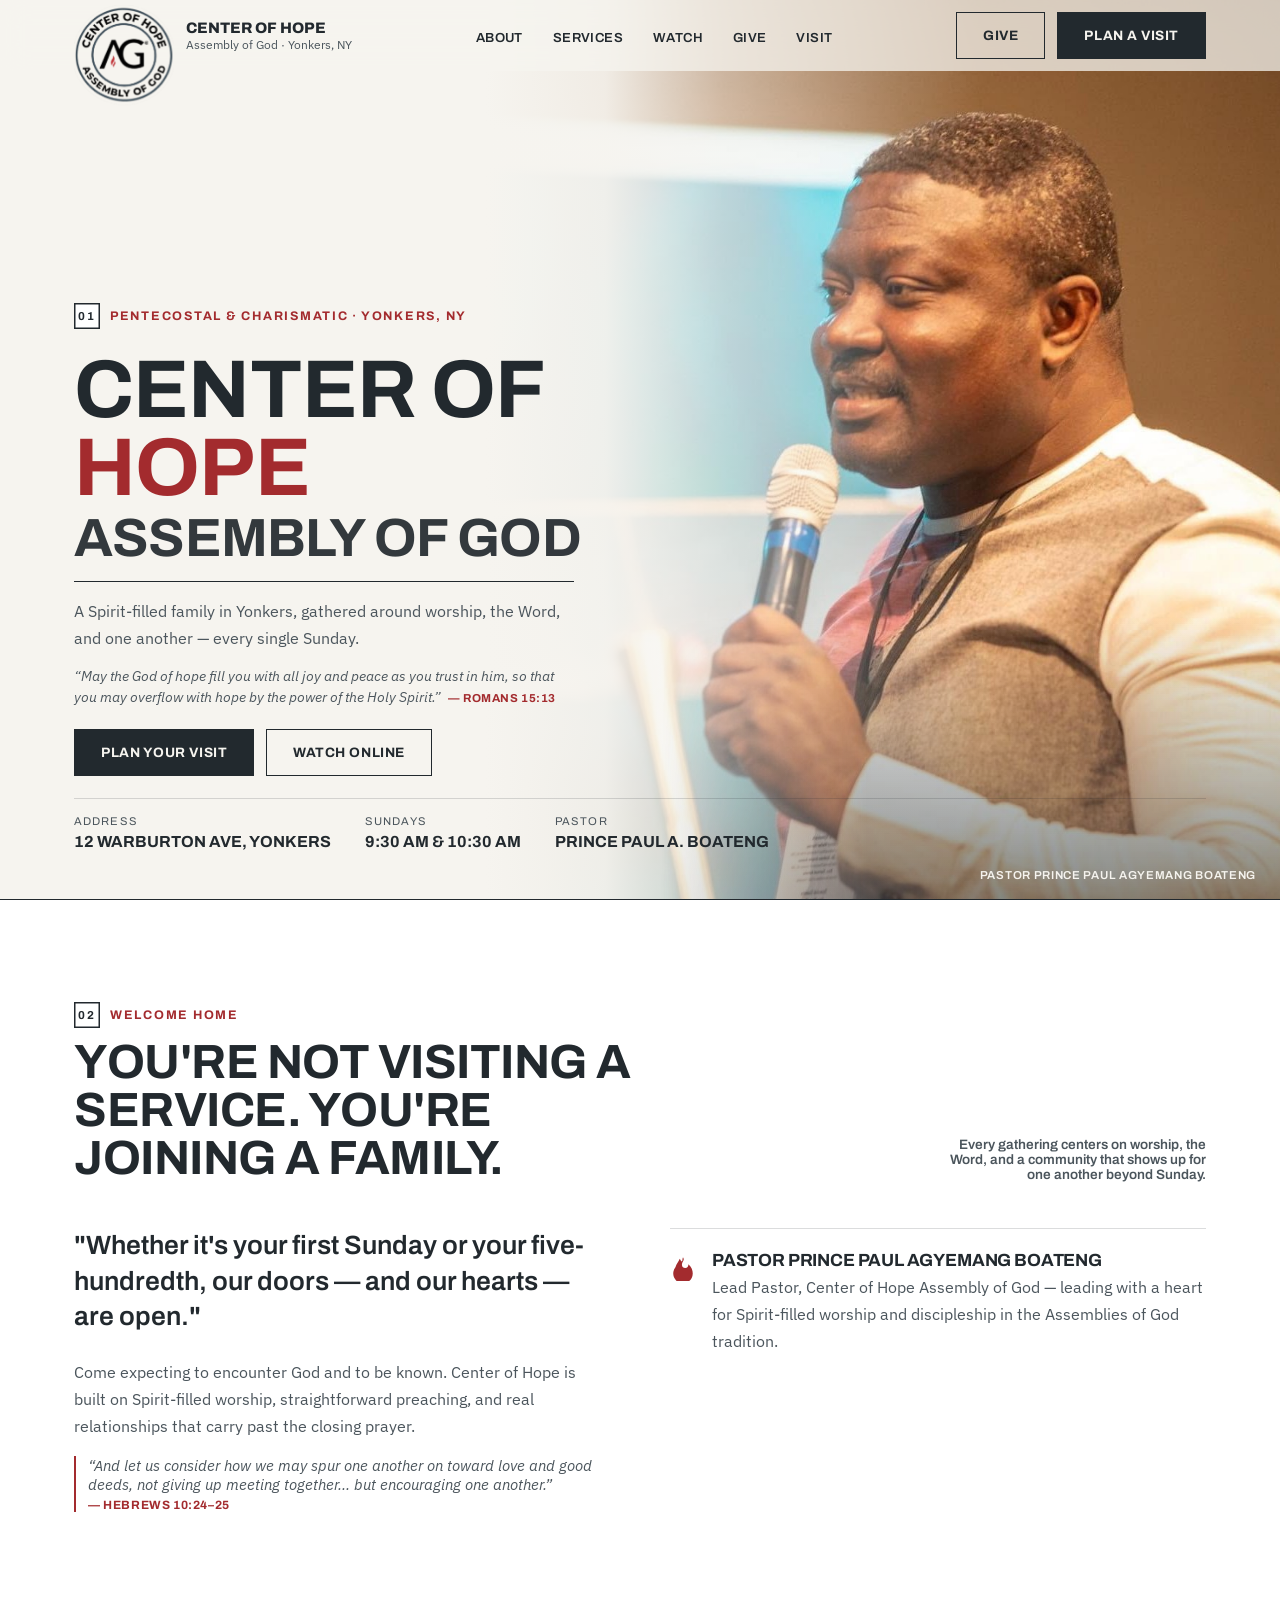
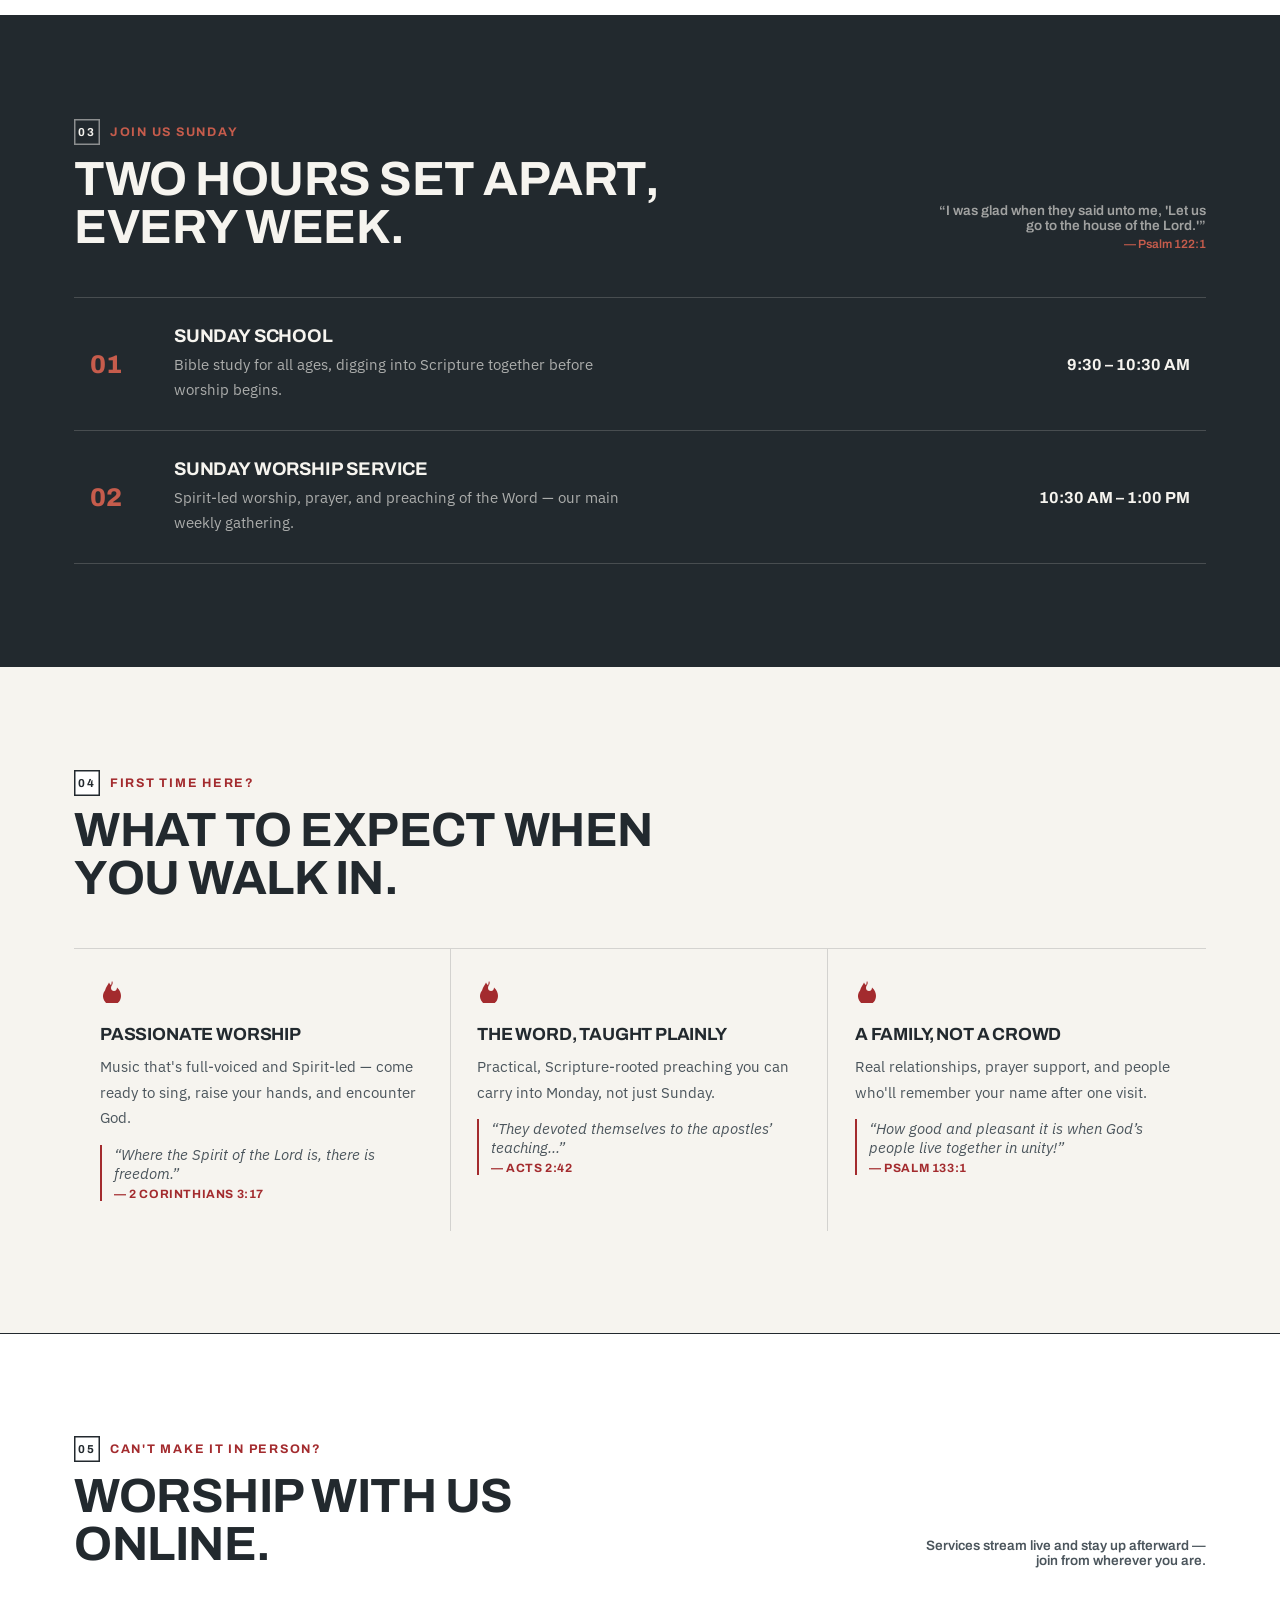
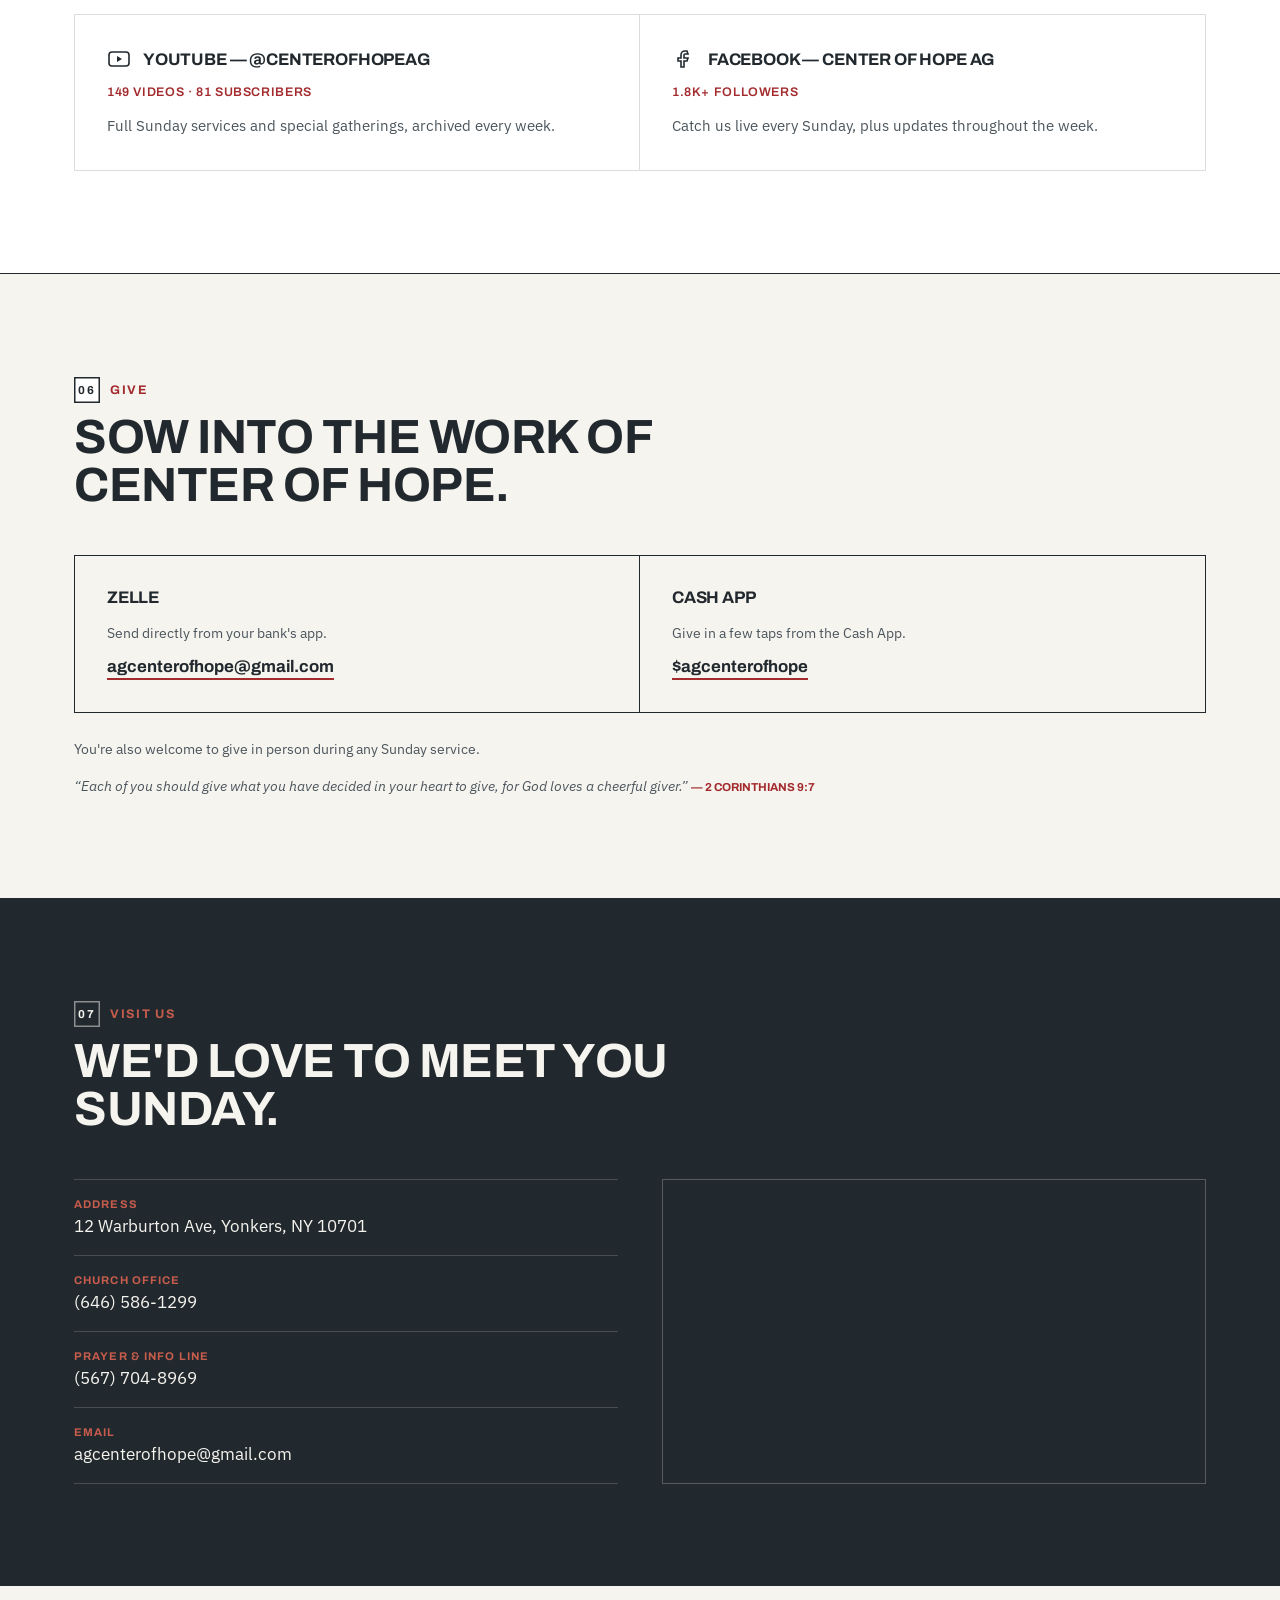
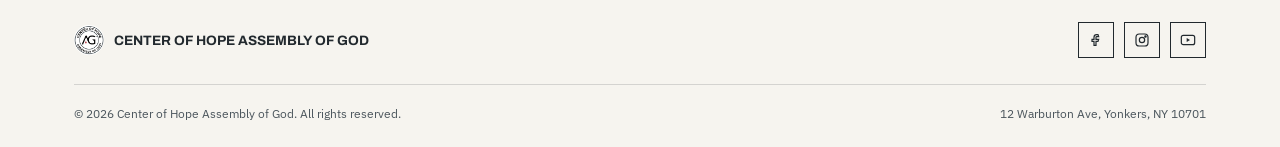
<file: index3.html>
<!DOCTYPE html>
<html lang="en">
<head>
<meta charset="UTF-8">
<meta name="viewport" content="width=device-width, initial-scale=1.0">
<title>Center of Hope Assembly of God | Yonkers, NY</title>
<meta name="description" content="Center of Hope Assembly of God — Pentecostal & Charismatic church in Yonkers, NY. Sunday School 9:30 AM, Sunday Worship 10:30 AM. Pastor Prince Paul Agyemang Boateng.">
<link rel="preconnect" href="https://fonts.googleapis.com">
<link rel="preconnect" href="https://fonts.gstatic.com" crossorigin>
<link href="https://fonts.googleapis.com/css2?family=Archivo:ital,wght@0,500;0,600;0,700;0,800;1,500&family=IBM+Plex+Sans:ital,wght@0,400;0,500;0,600;1,400&display=swap" rel="stylesheet">
<style>
  :root{
    --ink: #22292E;
    --ink-soft: #4B555C;
    --paper: #F6F4EF;
    --white: #FFFFFF;
    --flame: #A32B2E;
    --flame-soft: #C65C4C;
    --line: rgba(34,41,46,0.16);
    --max: 1180px;
    --ease-out: cubic-bezier(0.16, 1, 0.3, 1);
  }
  *{ box-sizing: border-box; }
  html{ scroll-behavior: smooth; }
  body{
    margin:0;
    font-family: 'IBM Plex Sans', sans-serif;
    color: var(--ink);
    background: var(--paper);
    -webkit-font-smoothing: antialiased;
    overflow-x: hidden;
  }
  h1,h2,h3{
    font-family: 'Archivo', sans-serif;
    font-weight: 700;
    text-transform: uppercase;
    letter-spacing: -0.01em;
    margin: 0;
  }
  p{ line-height: 1.7; color: var(--ink-soft); }
  a{ color: inherit; text-decoration: none; }
  .wrap{ max-width: var(--max); margin: 0 auto; padding: 0 24px; }

  .kicker{
    display:flex; align-items:center; gap:10px;
    font-family:'Archivo', sans-serif;
    font-weight: 700;
    font-size: 0.78rem;
    letter-spacing: 0.14em;
    text-transform: uppercase;
    color: var(--flame);
  }
  .kicker .num{
    font-family:'Archivo', sans-serif;
    color: var(--ink);
    background: var(--white);
    box-shadow: inset 0 0 0 1.5px var(--ink);
    width: 26px; height:26px;
    display:flex; align-items:center; justify-content:center;
    font-size: 0.72rem;
  }
  .kicker.on-dark .num{ background: transparent; box-shadow: inset 0 0 0 1.5px rgba(246,244,239,0.5); color: var(--paper); }
  .kicker.on-dark{ color: var(--flame-soft); }

  .flame-mark{ display:inline-block; flex-shrink:0; transition: transform 0.4s ease; }
  
  /* Scripture Callout styling */
  .scripture-quote{
    font-style: italic;
    color: var(--ink-soft);
    font-size: 0.92rem;
    border-left: 2px solid var(--flame);
    padding-left: 12px;
    margin: 14px 0 0;
  }
  .scripture-quote span{
    display: block;
    font-style: normal;
    font-family: 'Archivo', sans-serif;
    font-weight: 700;
    font-size: 0.75rem;
    text-transform: uppercase;
    letter-spacing: 0.05em;
    color: var(--flame);
    margin-top: 4px;
  }

  /* ---------- Buttons ---------- */
  .btn{
    display:inline-flex; align-items:center; gap:9px;
    font-family:'Archivo', sans-serif;
    font-weight: 700;
    font-size: 0.85rem;
    text-transform: uppercase;
    letter-spacing: 0.04em;
    padding: 15px 26px;
    border: 1.5px solid var(--ink);
    cursor: pointer;
    transition: transform 0.25s var(--ease-out), background 0.2s ease, color 0.2s ease, border-color 0.2s ease, box-shadow 0.25s ease;
  }
  .btn:hover{ transform: translateY(-3px); box-shadow: 0 6px 16px rgba(0,0,0,0.08); }
  .btn:active{ transform: translateY(-1px); }
  .btn-solid{ background: var(--ink); color: var(--paper); }
  .btn-solid:hover{ background: var(--flame); border-color: var(--flame); }
  .btn-line{ background: transparent; color: var(--ink); }
  .btn-line:hover{ background: var(--ink); color: var(--paper); }

  /* ---------- Nav ---------- */
  header{
    position: fixed; top:0; left:0; right:0; z-index: 100;
    background: rgba(246, 244, 239, 0.75); 
    backdrop-filter: blur(14px);
    -webkit-backdrop-filter: blur(14px);
    transition: background 0.3s ease, padding 0.3s ease, box-shadow 0.3s ease;
  }
  header.scrolled{
    background: rgba(246, 244, 239, 0.92);
    box-shadow: 0 4px 20px rgba(0, 0, 0, 0.05);
  }
  nav{
    display:flex; align-items:center; justify-content: space-between;
    max-width: var(--max); margin: 0 auto; padding: 12px 24px;
    position: relative;
  }
  .brand{ display:flex; align-items:center; gap:12px; }
  .brand img{ 
    height: 100px; 
    width: auto; 
    display: block; 
    margin-top: -15px;
    margin-bottom: -55px;
    position: relative;
    z-index: 1;
    transition: transform 0.3s ease;
  }
  .brand:hover img{ transform: scale(1.03); }
  .brand-text{ font-family:'Archivo', sans-serif; font-weight: 800; font-size: 0.95rem; line-height:1.2; text-transform: uppercase; }
  .brand-text span{ display:block; font-family:'IBM Plex Sans', sans-serif; font-weight: 400; text-transform:none; font-size: 0.72rem; color: var(--ink-soft); }
  .nav-links{ display:flex; align-items:center; gap: 30px; list-style:none; margin:0; padding:0; }
  .nav-links a{
    font-family:'Archivo', sans-serif; font-weight: 600; font-size: 0.82rem;
    text-transform: uppercase; letter-spacing: 0.03em;
    position: relative;
    padding-bottom: 4px;
  }
  .nav-links a::after{
    content: '';
    position: absolute;
    bottom: 0; left: 0; width: 0%; height: 2px;
    background-color: var(--flame);
    transition: width 0.25s var(--ease-out);
  }
  .nav-links a:hover::after{ width: 100%; }
  .nav-cta{ display:flex; align-items:center; gap:12px; }
  .hamburger{ display:none; background:none; border:none; cursor:pointer; padding: 6px; margin-left: 4px; color: var(--ink); }
  .hamburger svg{ display:block; }

  .mobile-drawer{
    display:none; position: absolute; top: 100%; right: 0; width: max-content; min-width: 220px;
    background: var(--paper); border: 1.5px solid var(--ink); border-top:none;
    padding: 10px 8px;
    opacity: 0; transform: translateY(-10px);
    transition: opacity 0.2s ease, transform 0.2s ease;
    pointer-events: none;
  }
  .mobile-drawer.open{ 
    display:flex; flex-direction:column; 
    opacity: 1; transform: translateY(0); 
    pointer-events: auto;
  }
  .mobile-drawer a{ font-family:'Archivo', sans-serif; font-weight:600; text-transform: uppercase; font-size:0.85rem; padding: 12px 16px; transition: background 0.15s ease; }
  .mobile-drawer a:hover{ background: rgba(34,41,46,0.06); }
  .mobile-drawer .btn{ margin: 8px 12px 4px; justify-content:center; }

  /* ---------- Hero ---------- */
  .hero{
    position: relative;
    height: 100svh;
    min-height: 620px;
    display:flex;
    flex-direction:column;
    justify-content:space-between;
    padding: clamp(220px, 28vw, 280px) 0 34px;
    border-bottom: 1.5px solid var(--ink);
    overflow: hidden;
  }
  .hero-photo{
    position:absolute;
    top:0; right:0; bottom:0;
    width: 62%;
    z-index: 0;
    overflow: hidden;
  }
  .hero-photo img{
    width:100%; height:100%;
    object-fit: cover;
    object-position: center 22%;
    display:block;
    animation: slowZoom 24s ease-out infinite alternate;
  }
  .hero-photo::before{
    content:'';
    position:absolute; inset:0;
    background: linear-gradient(to right, var(--paper) 0%, rgba(246,244,239,0.94) 15%, rgba(246,244,239,0.55) 30%, rgba(246,244,239,0) 62%);
    z-index: 1;
  }
  .hero-photo::after{
    content:'';
    position:absolute; left:0; right:0; bottom:0; height:42%;
    background: linear-gradient(to top, rgba(34,41,46,0.55), rgba(34,41,46,0) 75%);
    -webkit-mask-image: linear-gradient(to right, transparent 0%, transparent 22%, black 48%);
    mask-image: linear-gradient(to right, transparent 0%, transparent 22%, black 48%);
    z-index: 1;
  }
  .hero-photo-credit{
    position:absolute; right: 24px; bottom: 18px; z-index:2;
    font-family:'Archivo', sans-serif; font-weight:600; font-size: 0.72rem;
    text-transform:uppercase; letter-spacing:0.06em;
    color: var(--paper);
  }

  .hero > .wrap{
    position:relative; 
    z-index: 2;
    width: 100%;
  }
  .hero-content{
    display:flex;
    flex-direction: column;
    align-items:flex-start;
    max-width: 640px;
    gap: 18px;
    margin-top: clamp(8px, 2.5vh, 30px);
  }
  .hero h1{
    font-size: clamp(2.6rem, 6.4vw, 5.2rem);
    line-height: 0.95;
    margin: 22px 0 0;
  }
  .hero h1 .flame-word{ color: var(--flame); display: inline-block; }
  
  .hero h1 .sub-headline {
    display: block;
    font-size: clamp(1.6rem, 4.2vw, 3.4rem);
    margin-top: 6px;
    opacity: 0.92;
  }

  .hero-side{ border-left:none; border-top: 1.5px solid var(--ink); padding-left:0; padding-top: 16px; max-width: 500px; width: 100%; }
  .hero-side p{ font-size: 1rem; margin: 0 0 14px; }
  
  .hero-scripture {
    font-style: italic;
    font-size: 0.88rem;
    color: var(--ink-soft);
    margin-bottom: 20px;
    line-height: 1.5;
  }
  .hero-scripture span {
    font-style: normal;
    font-family: 'Archivo', sans-serif;
    font-weight: 700;
    font-size: 0.72rem;
    letter-spacing: 0.05em;
    text-transform: uppercase;
    color: var(--flame);
    display: inline-block;
    margin-left: 4px;
  }

  .hero-actions{ display:flex; flex-wrap:wrap; gap:12px; }
  .hero-meta{
    display:flex; gap: 34px; margin-top: clamp(16px, 2.5vh, 32px); padding-top: 16px; border-top: 1px solid var(--line);
  }
  .hero-meta div{ font-family:'Archivo', sans-serif; }
  .hero-meta .label{ font-size: 0.7rem; text-transform:uppercase; letter-spacing:0.1em; color: var(--ink-soft); margin-bottom:6px; }
  .hero-meta .val{ font-weight:700; font-size: 1rem; text-transform: uppercase; }

  /* ---------- Section shell ---------- */
  section{ padding: clamp(64px, 8vw, 104px) 0; border-bottom: 1.5px solid var(--ink); }
  section:last-of-type{ border-bottom: none; }
  .section-head{ display:flex; justify-content: space-between; align-items:flex-end; gap: 30px; margin-bottom: 46px; flex-wrap:wrap; }
  .section-head h2{ font-size: clamp(2rem, 4vw, 3rem); margin-top: 10px; line-height: 1; max-width: 620px; }
  .section-head .tag{ font-family:'Archivo', sans-serif; font-weight:600; font-size: 0.85rem; color: var(--ink-soft); max-width: 280px; text-align:right; }

  /* ---------- Welcome ---------- */
  .welcome{ background: var(--white); }
  .welcome-grid{ display:grid; grid-template-columns: 1fr 1fr; gap: 60px; }
  .welcome blockquote{
    font-family:'Archivo', sans-serif;
    font-weight: 600;
    text-transform: none;
    font-size: clamp(1.3rem, 2.2vw, 1.65rem);
    line-height:1.35;
    margin: 0 0 24px;
  }
  .pastor-row{ display:flex; gap:16px; align-items:flex-start; padding-top: 22px; border-top: 1px solid var(--line); }
  .pastor-row .flame-mark{ margin-top: 4px; }
  .pastor-row h3{ font-size: 1.1rem; margin-bottom: 4px; }

  /* ---------- Service times ---------- */
  .times{ background: var(--ink); color: var(--paper); }
  .times .section-head h2{ color: var(--paper); }
  .times .section-head .tag{ color: rgba(246,244,239,0.6); }
  .times-list{ display:flex; flex-direction: column; }
  .time-row{
    display:grid; grid-template-columns: 60px 1fr auto; gap: 24px; align-items:center;
    padding: 28px 16px; border-top: 1px solid rgba(246,244,239,0.18);
    transition: background 0.3s ease, transform 0.3s var(--ease-out);
  }
  .time-row:hover {
    background: rgba(255,255,255,0.03);
    transform: translateX(6px);
  }
  .time-row:last-child{ border-bottom: 1px solid rgba(246,244,239,0.18); }
  .time-row .idx{ font-family:'Archivo', sans-serif; font-weight:800; font-size: 1.6rem; color: var(--flame-soft); transition: transform 0.3s ease; }
  .time-row:hover .idx{ transform: scale(1.15); }
  .time-row h3{ color: var(--paper); font-size: 1.15rem; margin-bottom: 6px; }
  .time-row p{ color: rgba(246,244,239,0.65); margin:0; font-size: 0.92rem; max-width: 460px; }
  .time-row .when{ font-family:'Archivo', sans-serif; font-weight: 700; text-align:right; white-space:nowrap; }

  /* ---------- Expect ---------- */
  .expect{ background: var(--paper); }
  .expect-grid{ display:grid; grid-template-columns: repeat(3, 1fr); gap: 0; border-top: 1px solid var(--line); }
  .expect-item{ 
    padding: 30px 26px; 
    border-right: 1px solid var(--line); 
    transition: transform 0.3s var(--ease-out), background 0.3s ease;
  }
  .expect-item:hover{
    background: rgba(255,255,255,0.6);
    transform: translateY(-4px);
  }
  .expect-item:hover .flame-mark{ transform: scale(1.2) rotate(6deg); }
  .expect-item:last-child{ border-right:none; }
  .expect-item .flame-mark{ margin-bottom: 18px; }
  .expect-item h3{ font-size: 1.1rem; margin-bottom: 10px; }
  .expect-item p{ font-size: 0.94rem; margin:0; }

  /* ---------- Watch ---------- */
  .watch{ background: var(--white); }
  .watch-grid{ display:grid; grid-template-columns: repeat(2, 1fr); gap: 0; border: 1px solid var(--line); }
  .watch-card{ 
    padding: 32px; display:flex; flex-direction:column; gap: 14px; 
    border-right: 1px solid var(--line); 
    transition: transform 0.3s var(--ease-out), background 0.3s ease, box-shadow 0.3s ease;
  }
  .watch-card:hover{
    background: var(--paper);
    transform: translateY(-4px);
    box-shadow: 0 12px 24px rgba(0,0,0,0.05);
    z-index: 2;
  }
  .watch-card:last-child{ border-right:none; }
  .watch-card .top{ display:flex; align-items:center; gap:12px; }
  .watch-card h3{ font-size: 1.05rem; margin:0; }
  .watch-card .stat{ font-family:'Archivo', sans-serif; font-weight:600; font-size: 0.78rem; text-transform:uppercase; letter-spacing:0.05em; color: var(--flame); }
  .watch-card p{ font-size: 0.92rem; margin:0; }

  /* ---------- Give ---------- */
  .give{ background: var(--paper); }
  .give-grid{ display:grid; grid-template-columns: repeat(2, 1fr); gap: 0; border: 1px solid var(--ink); }
  .give-card{ 
    padding: 32px; border-right: 1px solid var(--ink); 
    transition: background 0.3s ease, transform 0.3s var(--ease-out);
  }
  .give-card:hover {
    background: var(--white);
    transform: translateY(-3px);
  }
  .give-card:last-child{ border-right:none; }
  .give-card h3{ font-size: 1.05rem; margin-bottom: 10px; }
  .give-card p{ font-size: 0.9rem; margin-bottom: 10px; }
  .give-card .value{
    font-family:'Archivo', sans-serif; font-weight: 700; font-size: 1.05rem;
    color: var(--ink); border-bottom: 2px solid var(--flame);
    display:inline-block; padding-bottom: 2px;
    transition: color 0.2s ease;
  }
  .give-card:hover .value { color: var(--flame); }
  .give-note-wrapper{ margin-top: 24px; display:flex; justify-content:space-between; flex-wrap:wrap; gap:16px; align-items:flex-end; }
  .give-note{ font-size: 0.9rem; margin:0; }

  /* ---------- Visit ---------- */
  .visit{ background: var(--ink); color: var(--paper); }
  .visit .section-head h2{ color: var(--paper); }
  .visit .section-head .tag{ color: rgba(246,244,239,0.6); }
  .visit-grid{ display:grid; grid-template-columns: 1fr 1fr; gap: 44px; align-items:start; }
  .contact-list{ list-style:none; margin:0; padding:0; }
  .contact-list li{ padding: 18px 0; border-top: 1px solid rgba(246,244,239,0.18); transition: transform 0.25s ease; }
  .contact-list li:hover{ transform: translateX(6px); }
  .contact-list li:last-child{ border-bottom: 1px solid rgba(246,244,239,0.18); }
  .contact-list .label{ font-family:'Archivo', sans-serif; font-size: 0.7rem; font-weight:700; text-transform: uppercase; letter-spacing: 0.1em; color: var(--flame-soft); margin-bottom: 5px; }
  .contact-list .value{ color: var(--paper); font-size: 1.05rem; }
  .map-frame{ border: 1px solid rgba(246,244,239,0.25); height: 100%; min-height: 300px; overflow: hidden; }
  .map-frame iframe{ width:100%; height:100%; border:0; display:block; filter: grayscale(0.3) contrast(1.05); transition: filter 0.4s ease; }
  .map-frame:hover iframe{ filter: grayscale(0) contrast(1); }

  /* ---------- Footer ---------- */
  footer{ background: var(--paper); padding: 36px 0 26px; }
  .footer-grid{ display:flex; justify-content: space-between; align-items:center; flex-wrap:wrap; gap: 20px; }
  .footer-brand{ display:flex; align-items:center; gap:10px; font-family:'Archivo', sans-serif; font-weight:700; font-size: 0.85rem; text-transform:uppercase; }
  .footer-brand img{ height: 30px; width:30px; }
  .social-row{ display:flex; gap:10px; }
  .social-row a{
    display:flex; align-items:center; justify-content:center;
    width: 36px; height: 36px; border: 1.5px solid var(--ink); color: var(--ink);
    transition: background 0.2s ease, color 0.2s ease, transform 0.2s ease;
  }
  .social-row a:hover{ background: var(--flame); border-color: var(--flame); color: var(--paper); transform: translateY(-3px); }
  .footer-bottom{ display:flex; justify-content:space-between; flex-wrap:wrap; gap:10px; font-size: 0.78rem; color: var(--ink-soft); margin-top: 26px; padding-top: 20px; border-top: 1px solid var(--line); }

  /* ---------- KEYFRAMES & ANIMATION CLASSES ---------- */
  @keyframes slowZoom {
    0% { transform: scale(1); }
    100% { transform: scale(1.08); }
  }

  /* Modified for smoother, gentler hero & section entrance pacing */
  .reveal {
    opacity: 0;
    transform: translateY(24px);
    transition: opacity 1.4s var(--ease-out), transform 1.4s var(--ease-out);
    will-change: opacity, transform;
  }

  .reveal.active {
    opacity: 1;
    transform: translateY(0);
  }

  /* Extended Stagger Timings for Smoother Flow */
  .stagger-1 { transition-delay: 0.25s; }
  .stagger-2 { transition-delay: 0.45s; }
  .stagger-3 { transition-delay: 0.65s; }

  /* Responsive Adjustments */
  @media (max-width: 880px){
    .welcome-grid, .visit-grid{ grid-template-columns: 1fr; gap: 30px; }
    .hero-side{ border-left:none; padding-left:0; border-top: 1.5px solid var(--ink); padding-top: 26px; }
    .expect-grid{ grid-template-columns: 1fr; }
    .expect-item{ border-right:none; border-bottom: 1px solid var(--line); }
    .watch-grid, .give-grid{ grid-template-columns: 1fr; }
    .watch-card, .give-card{ border-right:none; border-bottom: 1px solid var(--line); }
    .section-head{ flex-direction: column; align-items:flex-start; }
    .section-head .tag{ text-align:left; }
    .nav-links{ display:none; }
    .nav-cta .btn{ display:none; }
    .hamburger{ display:inline-flex; }
    .hero-photo{ width: 100%; opacity: 0.28; }
    .hero-photo::before{ background: linear-gradient(to right, var(--paper) 0%, rgba(246,244,239,0.75) 35%, rgba(246,244,239,0.15) 75%); }
    .hero-photo-credit{ display:none; }
  }
  @media (min-width: 881px){
    .mobile-drawer{ display:none !important; }
  }
  @media (max-width: 520px){
    .hero-actions{ flex-direction:column; align-items: stretch; }
    .hero-actions .btn{ justify-content:center; }
    .hero-meta{ flex-direction:column; gap:16px; }
  }
</style>
</head>
<body>

<!-- Reusable flame mark -->
<template id="flame-svg-template">
  <svg width="22" height="22" viewBox="0 0 24 24" fill="none"><path d="M12 2c2 3-1 4-1 7 0 2 1.5 3 3 3 2 0 3-1.6 3-3.5 3 2.5 4 6 4 8.5a9 9 0 11-16 -5.6C6 8 8 6 9 3.5 9.7 5 10.5 6 11 6c.6 0 .3-2.6 1-4z" fill="#A32B2E"/></svg>
</template>

<header id="navbar">
  <nav>
    <a class="brand" href="#top">
      <img src="COHAG.png" alt="Center of Hope Assembly of God logo">
      <span class="brand-text">Center of Hope<span>Assembly of God · Yonkers, NY</span></span>
    </a>

    <ul class="nav-links">
      <li><a href="#welcome">About</a></li>
      <li><a href="#times">Services</a></li>
      <li><a href="#watch">Watch</a></li>
      <li><a href="#give">Give</a></li>
      <li><a href="#visit">Visit</a></li>
    </ul>

    <div class="nav-cta">
      <a class="btn btn-line" href="#give">Give</a>
      <a class="btn btn-solid" href="#visit">Plan a Visit</a>
      <button class="hamburger" id="hamburgerBtn" aria-label="Open menu" aria-expanded="false">
        <svg id="hamburgerIcon" width="26" height="26" viewBox="0 0 24 24" fill="none" stroke="currentColor" stroke-width="1.8" stroke-linecap="round">
          <line x1="3" y1="6" x2="21" y2="6"/>
          <line x1="3" y1="12" x2="21" y2="12"/>
          <line x1="3" y1="18" x2="21" y2="18"/>
        </svg>
      </button>
    </div>

    <div class="mobile-drawer" id="mobileDrawer">
      <a href="#welcome">About</a>
      <a href="#times">Services</a>
      <a href="#watch">Watch</a>
      <a href="#give">Give</a>
      <a href="#visit">Visit</a>
      <a class="btn btn-solid" href="#visit">Plan a Visit</a>
    </div>
  </nav>
</header>

<main id="top">

  <!-- HERO -->
  <section class="hero">
    <div class="hero-photo">
      <img src="Pastor_Prince.jpg" alt="Pastor Prince Paul Agyemang Boateng preaching at Center of Hope Assembly of God" style="object-position: 68% 18%;">
    </div>
    <div class="hero-photo-credit">Pastor Prince Paul Agyemang Boateng</div>
    <div class="wrap">
      <div class="hero-content">
        <div class="reveal">
          <div class="kicker"><span class="num">01</span> Pentecostal &amp; Charismatic · Yonkers, NY</div>
          <h1>
            Center of<br>
            <span class="flame-word">Hope</span>
            <span class="sub-headline">Assembly of God</span>
          </h1>
        </div>
        <div class="hero-side reveal stagger-1">
          <p>A Spirit-filled family in Yonkers, gathered around worship, the Word, and one another — every single Sunday.</p>
          <div class="hero-scripture">
            “May the God of hope fill you with all joy and peace as you trust in him, so that you may overflow with hope by the power of the Holy Spirit.” <span>— Romans 15:13</span>
          </div>
          <div class="hero-actions">
            <a class="btn btn-solid" href="#visit">Plan Your Visit</a>
            <a class="btn btn-line" href="#watch">Watch Online</a>
          </div>
        </div>
      </div>
      <div class="hero-meta reveal stagger-2">
        <div><div class="label">Address</div><div class="val">12 Warburton Ave, Yonkers</div></div>
        <div><div class="label">Sundays</div><div class="val">9:30 AM &amp; 10:30 AM</div></div>
        <div><div class="label">Pastor</div><div class="val">Prince Paul A. Boateng</div></div>
      </div>
    </div>
  </section>

  <!-- WELCOME -->
  <section class="welcome" id="welcome">
    <div class="wrap">
      <div class="section-head reveal">
        <div>
          <div class="kicker"><span class="num">02</span> Welcome Home</div>
          <h2>You're not visiting a service. You're joining a family.</h2>
        </div>
        <div class="tag">Every gathering centers on worship, the Word, and a community that shows up for one another beyond Sunday.</div>
      </div>
      <div class="welcome-grid">
        <div class="reveal stagger-1">
          <blockquote>"Whether it's your first Sunday or your five-hundredth, our doors — and our hearts — are open."</blockquote>
          <p>Come expecting to encounter God and to be known. Center of Hope is built on Spirit-filled worship, straightforward preaching, and real relationships that carry past the closing prayer.</p>
          <div class="scripture-quote">
            “And let us consider how we may spur one another on toward love and good deeds, not giving up meeting together... but encouraging one another.”
            <span>— Hebrews 10:24–25</span>
          </div>
        </div>
        <div class="pastor-row reveal stagger-2">
          <svg class="flame-mark" width="26" height="26" viewBox="0 0 24 24" fill="none"><path d="M12 2c2 3-1 4-1 7 0 2 1.5 3 3 3 2 0 3-1.6 3-3.5 3 2.5 4 6 4 8.5a9 9 0 11-16 -5.6C6 8 8 6 9 3.5 9.7 5 10.5 6 11 6c.6 0 .3-2.6 1-4z" fill="#A32B2E"/></svg>
          <div>
            <h3>Pastor Prince Paul Agyemang Boateng</h3>
            <p style="margin:0;">Lead Pastor, Center of Hope Assembly of God — leading with a heart for Spirit-filled worship and discipleship in the Assemblies of God tradition.</p>
          </div>
        </div>
      </div>
    </div>
  </section>

  <!-- SERVICE TIMES -->
  <section class="times" id="times">
    <div class="wrap">
      <div class="section-head reveal">
        <div>
          <div class="kicker on-dark"><span class="num">03</span> Join Us Sunday</div>
          <h2>Two hours set apart, every week.</h2>
        </div>
        <div class="tag">
          “I was glad when they said unto me, 'Let us go to the house of the Lord.'”<br>
          <span style="font-size:0.75rem; color:var(--flame-soft); margin-top:4px; display:inline-block;">— Psalm 122:1</span>
        </div>
      </div>
      <div class="times-list">
        <div class="time-row reveal stagger-1">
          <div class="idx">01</div>
          <div>
            <h3>Sunday School</h3>
            <p>Bible study for all ages, digging into Scripture together before worship begins.</p>
          </div>
          <div class="when">9:30 – 10:30 AM</div>
        </div>
        <div class="time-row reveal stagger-2">
          <div class="idx">02</div>
          <div>
            <h3>Sunday Worship Service</h3>
            <p>Spirit-led worship, prayer, and preaching of the Word — our main weekly gathering.</p>
          </div>
          <div class="when">10:30 AM – 1:00 PM</div>
        </div>
      </div>
    </div>
  </section>

  <!-- WHAT TO EXPECT -->
  <section class="expect">
    <div class="wrap">
      <div class="section-head reveal">
        <div>
          <div class="kicker"><span class="num">04</span> First Time Here?</div>
          <h2>What to expect when you walk in.</h2>
        </div>
      </div>
      <div class="expect-grid">
        <div class="expect-item reveal stagger-1">
          <svg class="flame-mark" width="24" height="24" viewBox="0 0 24 24" fill="none"><path d="M12 2c2 3-1 4-1 7 0 2 1.5 3 3 3 2 0 3-1.6 3-3.5 3 2.5 4 6 4 8.5a9 9 0 11-16 -5.6C6 8 8 6 9 3.5 9.7 5 10.5 6 11 6c.6 0 .3-2.6 1-4z" fill="#A32B2E"/></svg>
          <h3>Passionate worship</h3>
          <p>Music that's full-voiced and Spirit-led — come ready to sing, raise your hands, and encounter God.</p>
          <div class="scripture-quote">
            “Where the Spirit of the Lord is, there is freedom.”
            <span>— 2 Corinthians 3:17</span>
          </div>
        </div>
        <div class="expect-item reveal stagger-2">
          <svg class="flame-mark" width="24" height="24" viewBox="0 0 24 24" fill="none"><path d="M12 2c2 3-1 4-1 7 0 2 1.5 3 3 3 2 0 3-1.6 3-3.5 3 2.5 4 6 4 8.5a9 9 0 11-16 -5.6C6 8 8 6 9 3.5 9.7 5 10.5 6 11 6c.6 0 .3-2.6 1-4z" fill="#A32B2E"/></svg>
          <h3>The Word, taught plainly</h3>
          <p>Practical, Scripture-rooted preaching you can carry into Monday, not just Sunday.</p>
          <div class="scripture-quote">
            “They devoted themselves to the apostles’ teaching...”
            <span>— Acts 2:42</span>
          </div>
        </div>
        <div class="expect-item reveal stagger-3">
          <svg class="flame-mark" width="24" height="24" viewBox="0 0 24 24" fill="none"><path d="M12 2c2 3-1 4-1 7 0 2 1.5 3 3 3 2 0 3-1.6 3-3.5 3 2.5 4 6 4 8.5a9 9 0 11-16 -5.6C6 8 8 6 9 3.5 9.7 5 10.5 6 11 6c.6 0 .3-2.6 1-4z" fill="#A32B2E"/></svg>
          <h3>A family, not a crowd</h3>
          <p>Real relationships, prayer support, and people who'll remember your name after one visit.</p>
          <div class="scripture-quote">
            “How good and pleasant it is when God’s people live together in unity!”
            <span>— Psalm 133:1</span>
          </div>
        </div>
      </div>
    </div>
  </section>

  <!-- WATCH ONLINE -->
  <section class="watch" id="watch">
    <div class="wrap">
      <div class="section-head reveal">
        <div>
          <div class="kicker"><span class="num">05</span> Can't Make It In Person?</div>
          <h2>Worship with us online.</h2>
        </div>
        <div class="tag">Services stream live and stay up afterward — join from wherever you are.</div>
      </div>
      <div class="watch-grid">
        <a class="watch-card reveal stagger-1" href="https://www.youtube.com/@centerofhopeag" target="_blank" rel="noopener">
          <div class="top">
            <svg width="24" height="24" viewBox="0 0 24 24" fill="none" stroke="currentColor" stroke-width="1.6"><rect x="2" y="5" width="20" height="14" rx="3"/><path d="M10 9l5 3-5 3z" fill="currentColor" stroke="none"/></svg>
            <h3>YouTube — @centerofhopeag</h3>
          </div>
          <div class="stat">149 Videos · 81 Subscribers</div>
          <p>Full Sunday services and special gatherings, archived every week.</p>
        </a>
        <a class="watch-card reveal stagger-2" href="https://www.facebook.com/CenterofHopeAG" target="_blank" rel="noopener">
          <div class="top">
            <svg width="24" height="24" viewBox="0 0 24 24" fill="none" stroke="currentColor" stroke-width="1.6"><path d="M15 4h-2a4 4 0 0 0-4 4v3H6v3h3v6h3v-6h3l1-3h-4V8a1 1 0 0 1 1-1h3z"/></svg>
            <h3>Facebook — Center of Hope AG</h3>
          </div>
          <div class="stat">1.8K+ Followers</div>
          <p>Catch us live every Sunday, plus updates throughout the week.</p>
        </a>
      </div>
    </div>
  </section>

  <!-- GIVE -->
  <section class="give" id="give">
    <div class="wrap">
      <div class="section-head reveal">
        <div>
          <div class="kicker"><span class="num">06</span> Give</div>
          <h2>Sow into the work of Center of Hope.</h2>
        </div>
      </div>
      <div class="give-grid">
        <div class="give-card reveal stagger-1">
          <h3>Zelle</h3>
          <p>Send directly from your bank's app.</p>
          <div class="value">agcenterofhope@gmail.com</div>
        </div>
        <div class="give-card reveal stagger-2">
          <h3>Cash App</h3>
          <p>Give in a few taps from the Cash App.</p>
          <div class="value">$agcenterofhope</div>
        </div>
      </div>
      <div class="give-note-wrapper reveal stagger-3">
        <p class="give-note">You're also welcome to give in person during any Sunday service.</p>
        <div style="font-style: italic; font-size: 0.88rem; color: var(--ink-soft);">
          “Each of you should give what you have decided in your heart to give, for God loves a cheerful giver.” <span style="font-style:normal; font-family:'Archivo'; font-weight:700; font-size:0.72rem; color:var(--flame); text-transform:uppercase;">— 2 Corinthians 9:7</span>
        </div>
      </div>
    </div>
  </section>

  <!-- VISIT / CONTACT -->
  <section class="visit" id="visit">
    <div class="wrap">
      <div class="section-head reveal">
        <div>
          <div class="kicker on-dark"><span class="num">07</span> Visit Us</div>
          <h2>We'd love to meet you Sunday.</h2>
        </div>
      </div>
      <div class="visit-grid">
        <ul class="contact-list reveal stagger-1">
          <li><div class="label">Address</div><div class="value">12 Warburton Ave, Yonkers, NY 10701</div></li>
          <li><div class="label">Church Office</div><div class="value">(646) 586-1299</div></li>
          <li><div class="label">Prayer &amp; Info Line</div><div class="value">(567) 704-8969</div></li>
          <li><div class="label">Email</div><div class="value">agcenterofhope@gmail.com</div></li>
        </ul>
        <div class="map-frame reveal stagger-2">
          <iframe
            src="https://www.google.com/maps?q=12+Warburton+Ave,+Yonkers,+NY+10701&output=embed"
            loading="lazy"
            referrerpolicy="no-referrer-when-downgrade"
            title="Map to Center of Hope Assembly of God, 12 Warburton Ave, Yonkers, NY 10701">
          </iframe>
        </div>
      </div>
    </div>
  </section>

</main>

<footer>
  <div class="wrap">
    <div class="footer-grid">
      <div class="footer-brand">
        <img src="COHAG2.png" alt="Center of Hope Assembly of God logo">
        Center of Hope Assembly of God
      </div>
      <div class="social-row">
        <a href="https://www.facebook.com/CenterofHopeAG" target="_blank" rel="noopener" aria-label="Facebook">
          <svg width="16" height="16" viewBox="0 0 24 24" fill="none" stroke="currentColor" stroke-width="1.8"><path d="M15 4h-2a4 4 0 0 0-4 4v3H6v3h3v6h3v-6h3l1-3h-4V8a1 1 0 0 1 1-1h3z"/></svg>
        </a>
        <a href="https://www.instagram.com/centerofhopeag" target="_blank" rel="noopener" aria-label="Instagram">
          <svg width="16" height="16" viewBox="0 0 24 24" fill="none" stroke="currentColor" stroke-width="1.8"><rect x="3" y="3" width="18" height="18" rx="5"/><circle cx="12" cy="12" r="4"/><circle cx="17.2" cy="6.8" r="1"/></svg>
        </a>
        <a href="https://www.youtube.com/@centerofhopeag" target="_blank" rel="noopener" aria-label="YouTube">
          <svg width="16" height="16" viewBox="0 0 24 24" fill="none" stroke="currentColor" stroke-width="1.8"><rect x="2" y="5" width="20" height="14" rx="3"/><path d="M10 9l5 3-5 3z" fill="currentColor" stroke="none"/></svg>
        </a>
      </div>
    </div>
    <div class="footer-bottom">
      <span>© <span id="year"></span> Center of Hope Assembly of God. All rights reserved.</span>
      <span>12 Warburton Ave, Yonkers, NY 10701</span>
    </div>
  </div>
</footer>

<script>
  document.getElementById('year').textContent = new Date().getFullYear();

  // Mobile Drawer Toggle
  const hamburgerBtn = document.getElementById('hamburgerBtn');
  const hamburgerIcon = document.getElementById('hamburgerIcon');
  const mobileDrawer = document.getElementById('mobileDrawer');

  function closeDrawer(){
    mobileDrawer.classList.remove('open');
    hamburgerBtn.setAttribute('aria-expanded', 'false');
    hamburgerIcon.innerHTML = '<line x1="3" y1="6" x2="21" y2="6"/><line x1="3" y1="12" x2="21" y2="12"/><line x1="3" y1="18" x2="21" y2="18"/>';
  }

  hamburgerBtn.addEventListener('click', () => {
    const isOpen = mobileDrawer.classList.toggle('open');
    hamburgerBtn.setAttribute('aria-expanded', String(isOpen));
    hamburgerIcon.innerHTML = isOpen
      ? '<line x1="5" y1="5" x2="19" y2="19"/><line x1="19" y1="5" x2="5" y2="19"/>'
      : '<line x1="3" y1="6" x2="21" y2="6"/><line x1="3" y1="12" x2="21" y2="12"/><line x1="3" y1="18" x2="21" y2="18"/>';
  });

  mobileDrawer.querySelectorAll('a').forEach(a => a.addEventListener('click', closeDrawer));

  document.addEventListener('click', (e) => {
    if (!mobileDrawer.contains(e.target) && !hamburgerBtn.contains(e.target)) {
      closeDrawer();
    }
  });

  // Sticky Navbar Blur Effect on Scroll
  const header = document.getElementById('navbar');
  window.addEventListener('scroll', () => {
    if (window.scrollY > 40) {
      header.classList.add('scrolled');
    } else {
      header.classList.remove('scrolled');
    }
  });

  // Scroll Reveal Observer with Initial Load Delay for Hero
  const observerOptions = {
    root: null,
    rootMargin: '0px 0px -50px 0px',
    threshold: 0.12
  };

  const revealObserver = new IntersectionObserver((entries, observer) => {
    entries.forEach(entry => {
      if (entry.isIntersecting) {
        entry.target.classList.add('active');
        observer.unobserve(entry.target);
      }
    });
  }, observerOptions);

  // Small delay on page load so initial hero elements animate gracefully after render
  window.addEventListener('DOMContentLoaded', () => {
    setTimeout(() => {
      document.querySelectorAll('.reveal').forEach(el => revealObserver.observe(el));
    }, 100);
  });
</script>

</body>
</html>
</file>
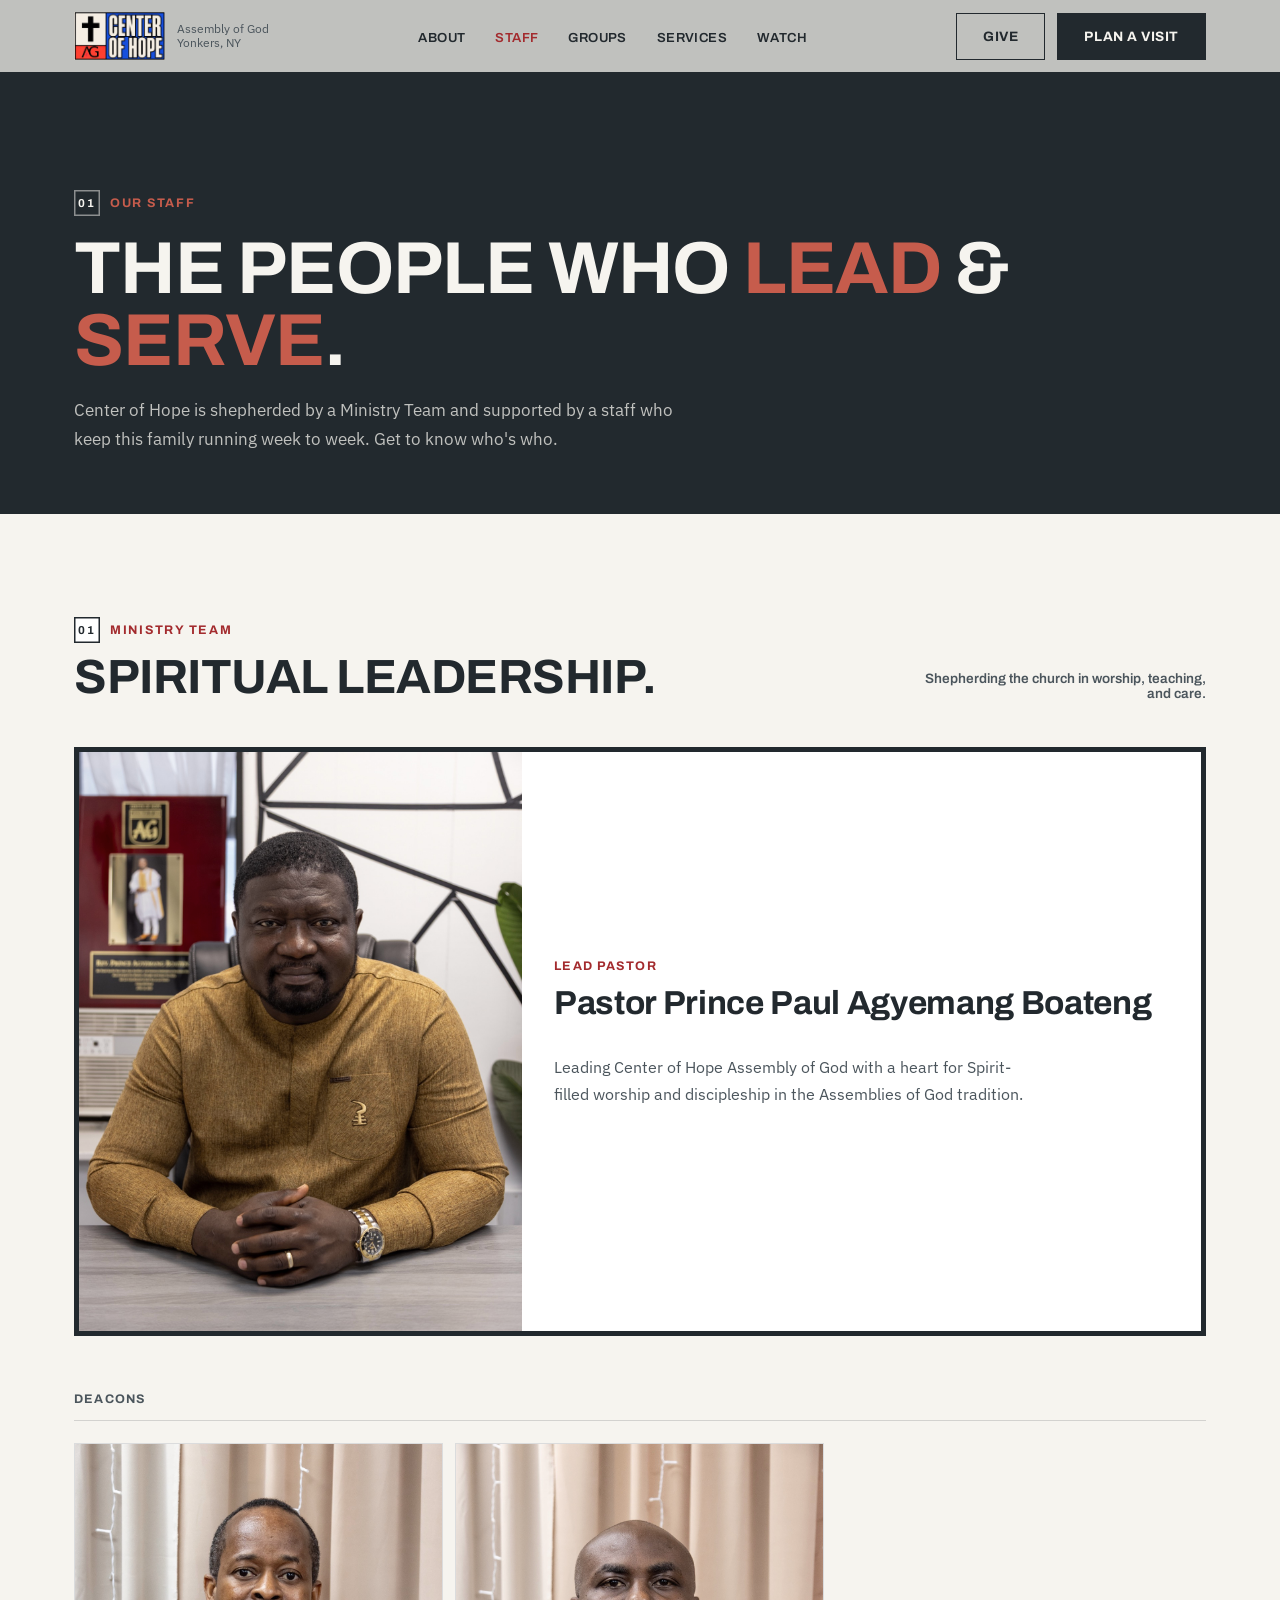
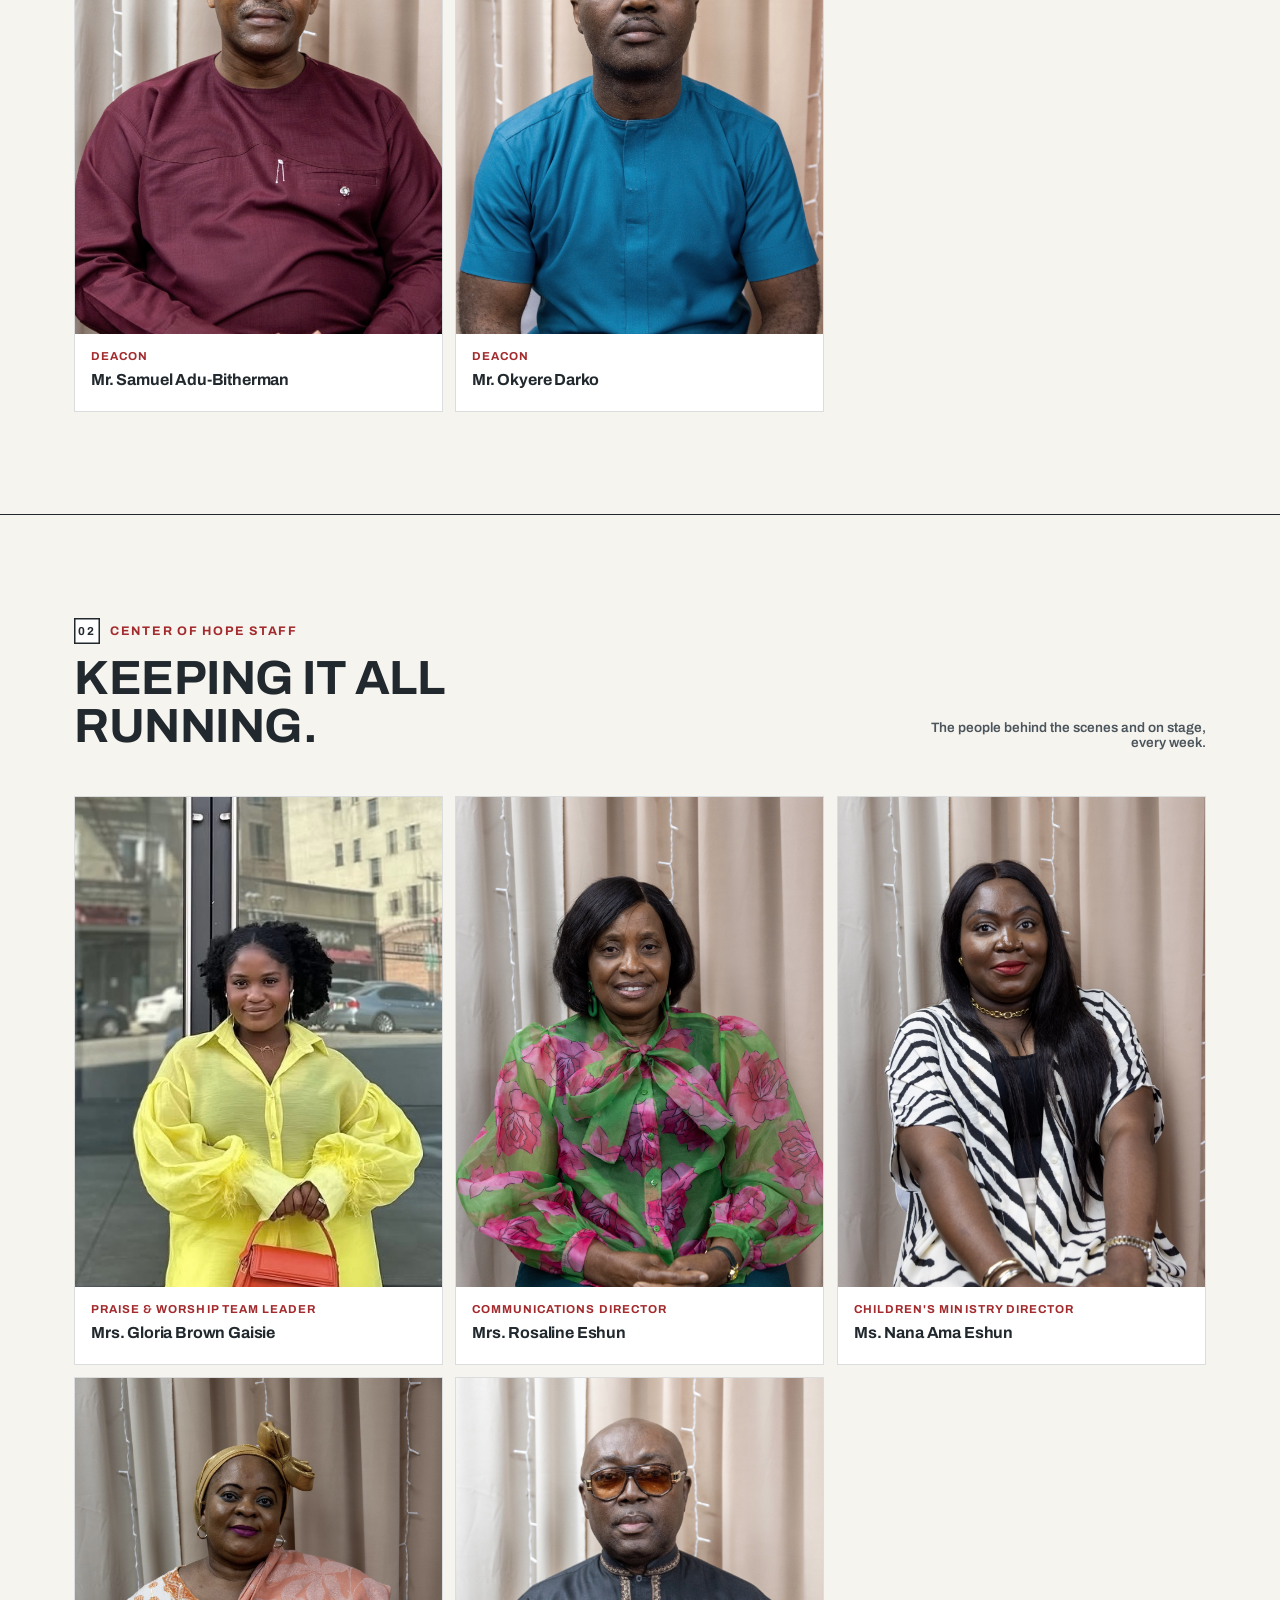
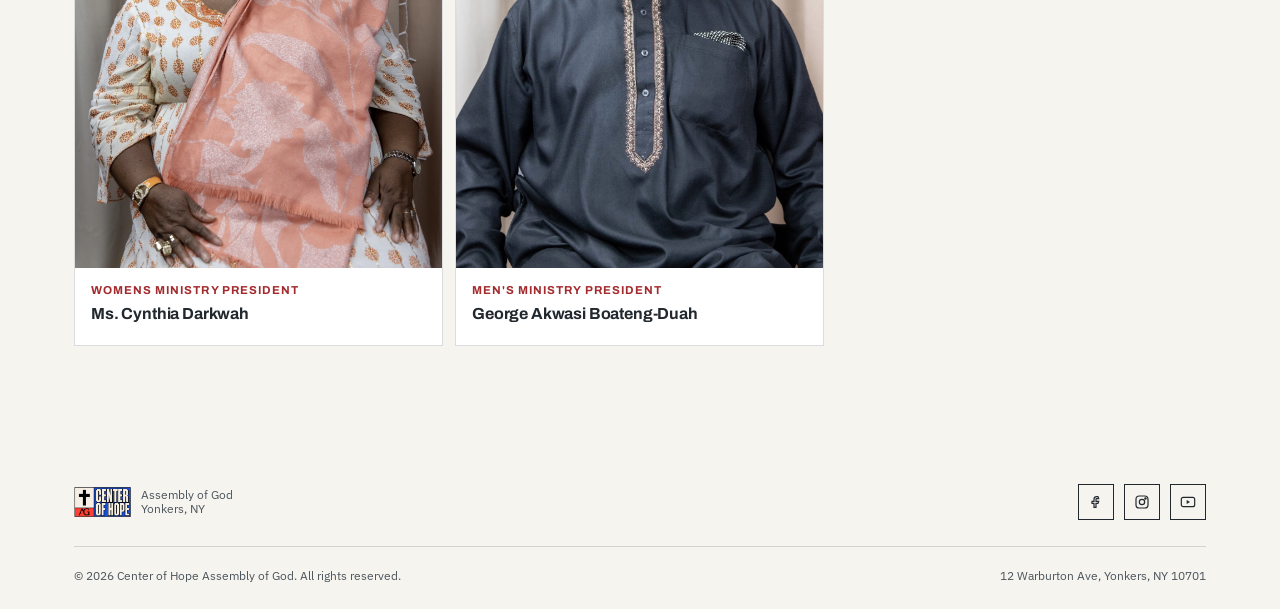
<file: staff.html>
<!DOCTYPE html>
<html lang="en">
<head>
<meta charset="UTF-8">
<meta name="viewport" content="width=device-width, initial-scale=1.0">
<title>Our Staff | Center of Hope Assembly of God</title>
<meta name="description" content="Meet the Ministry Team and staff of Center of Hope Assembly of God in Yonkers, NY.">
<meta property="og:type" content="website">
<meta property="og:title" content="Our Staff | Center Of Hope AG">
<meta property="og:description" content="Meet the people who lead and serve Center of Hope Assembly of God.">
<meta property="og:url" content="https://centerofhopeag/staff.html">
<meta property="og:site_name" content="Center Of Hope AG">
<meta property="og:image" content="https://centerofhopeag/images/og-image.jpg">
<meta property="og:image:width" content="1200">
<meta property="og:image:height" content="630">
<link rel="icon" type="image/png" href="favicon.png">
<link rel="apple-touch-icon" href="images/COHAG3.png">

<link rel="preconnect" href="https://fonts.googleapis.com">
<link rel="preconnect" href="https://fonts.gstatic.com" crossorigin>
<link href="https://fonts.googleapis.com/css2?family=Archivo:ital,wght@0,500;0,600;0,700;0,800;1,500&family=IBM+Plex+Sans:ital,wght@0,400;0,500;0,600;1,400&display=swap" rel="stylesheet">
<link rel="stylesheet" href="style.css">
<style>
  /* ---------- Page banner ---------- */
  .page-banner{
    background: var(--ink);
    color: var(--paper);
    padding: clamp(150px, 20vw, 190px) 0 60px;
    border-bottom: 1.5px solid var(--ink);
  }
  .page-banner .kicker{ color: var(--flame-soft); }
  .page-banner h1{
    font-size: clamp(2.6rem, 6vw, 4.6rem);
    line-height: 0.98;
    margin: 16px 0 0;
  }
  .page-banner h1 .flame-word{ color: var(--flame-soft); }
  .page-banner p.lede{
    color: rgba(246,244,239,0.75);
    font-size: 1.05rem;
    max-width: 620px;
    margin: 20px 0 0;
  }

  /* ---------- Section shell ---------- */
  section{ padding: clamp(64px, 8vw, 104px) 0; border-bottom: 1.5px solid var(--ink); }
  section:last-of-type{ border-bottom: none; }
  .section-head{ display:flex; justify-content: space-between; align-items:flex-end; gap: 30px; margin-bottom: 46px; flex-wrap:wrap; }
  .section-head h2{ font-size: clamp(2rem, 4vw, 3rem); margin-top: 10px; line-height: 1; max-width: 620px; }
  .section-head .tag{ font-family:'Archivo', sans-serif; font-weight:600; font-size: 0.85rem; color: var(--ink-soft); max-width: 300px; text-align:right; }

  /* ---------- Pastor feature ---------- */
  .pastor-feature{
    display:grid;
    grid-template-columns: 0.75fr 1.15fr;
    border: 5px solid var(--ink);
    background: var(--white);
    margin-bottom: 56px;
  }
  .pastor-feature .staff-photo{ aspect-ratio: auto; height:100%; min-height: 320px; }
  .pastor-info{ padding: 28px 32px; display:flex; flex-direction:column; justify-content:center; }
  .pastor-info .role{
    font-family:'Archivo', sans-serif; font-weight:700; font-size: 0.78rem;
    text-transform:uppercase; letter-spacing:0.12em; color: var(--flame);
    margin-bottom: 12px;
  }
  .pastor-info h3{ font-size: clamp(1.5rem, 2.6vw, 2.1rem); text-transform:none; margin-bottom: 16px; line-height:1.1; }
  .pastor-info p{ font-size: 1rem; max-width: 480px; }

  .sub-label{
    font-family:'Archivo', sans-serif; font-weight:700; font-size: 0.78rem;
    text-transform:uppercase; letter-spacing:0.1em; color: var(--ink-soft);
    padding-bottom: 14px; margin-bottom: 22px; border-bottom: 1px solid var(--line);
  }

  /* ---------- Staff cards ---------- */
  .staff-grid{
    display:grid;
    grid-template-columns: repeat(3, 1fr);
    gap: 12px;
    background:transparent;
    border: none;
  }
  .staff-grid.staff-grid-3{ grid-template-columns: repeat(3, 1fr); }
  .staff-card{
    background: var(--white);
    border: 1px solid var(--line);
    display:flex; flex-direction:column;
    transition: background 0.3s ease;
  }
  .staff-card:hover{ background: var(--paper); }
  .staff-photo{
    aspect-ratio: 3/4;
    width:100%;
    overflow:hidden;
    background: var(--ink);
    position:relative;
  }
  .staff-photo img{
    width:100%; height:100%; object-fit:cover; display:block;
    filter: grayscale(0.15);
    transition: transform 0.5s var(--ease-out), filter 0.5s ease;
  }
  .staff-card:hover .staff-photo img{ transform: scale(1.04); filter: grayscale(0); }
  .avatar-placeholder{
    width:100%; height:100%;
    display:flex; align-items:center; justify-content:center;
    background: linear-gradient(160deg, #2E363C, var(--ink));
  }
  .avatar-placeholder svg{ opacity:0.5; }
  .staff-info{ padding: 16px; flex-grow:1; display:flex; flex-direction:column; }
  .staff-info .role{
    font-family:'Archivo', sans-serif; font-weight:700; font-size: 0.72rem;
    text-transform:uppercase; letter-spacing:0.09em; color: var(--flame);
    margin-bottom: 8px;
  }
  .staff-info h3{ font-size: 1rem; text-transform:none; margin-bottom: 6px; line-height:1.2; }
  .staff-info p{ font-size: 0.88rem; margin:0; }
  .staff-info .fill-note{ font-size: 0.78rem; font-style: italic; color: rgba(75,85,92,0.55); margin-top: auto; padding-top: 12px; }

  /* ---------- Responsive ---------- */
  @media (max-width: 880px){
    .staff-grid, .staff-grid.staff-grid-3{ grid-template-columns: repeat(3, 1fr); }
    .pastor-feature{ grid-template-columns: 1fr; }
    .pastor-feature .staff-photo{ aspect-ratio: 3/4; min-height:0; }
    .section-head{ flex-direction: column; align-items:flex-start; }
    .section-head .tag{ text-align:left; }
    .nav-links{ display:none; }
    .nav-cta .btn{ display:none; }
    .hamburger{ display:inline-flex; }
  }
  @media (max-width: 520px){
    /* Sets 2 columns on mobile for both Deacons and Staff grids */
    .staff-grid, .staff-grid.staff-grid-3{ 
      grid-template-columns: repeat(2, 1fr) !important; 
      gap: 8px;
    }
    .staff-card .staff-info{ padding: 10px; }
    .staff-card .staff-info h3{ font-size: 0.88rem; margin-bottom: 2px; }
    .staff-card .staff-info .role{ font-size: 0.62rem; }
  }
  @media (min-width: 881px){
    .mobile-drawer{ display:none !important; }
  }
</style>
</head>
<body>

<header id="navbar">
  <nav>
    <a class="brand" href="index.html">
      <img src="images/COHAG2.jpg" alt="Center of Hope Assembly of God logo">
      <span class="brand-text"><span>Assembly of God</span><span>Yonkers, NY</span></span>
    </a>

    <ul class="nav-links">
      <li><a href="index.html#welcome">About</a></li>
      <li><a href="staff.html" class="current">Staff</a></li>
      <li><a href="groups.html">Groups</a></li>
      <li><a href="index.html#times">Services</a></li>
      <li><a href="watch.html">Watch</a></li>
    </ul>

    <div class="nav-cta">
      <a class="btn btn-line" href="give.html">Give</a>
      <a class="btn btn-solid" href="index.html#visit">Plan a Visit</a>
      <button class="hamburger" id="hamburgerBtn" aria-label="Open menu" aria-expanded="false">
        <svg id="hamburgerIcon" width="26" height="26" viewBox="0 0 24 24" fill="none" stroke="currentColor" stroke-width="1.8" stroke-linecap="round">
          <line x1="3" y1="6" x2="21" y2="6"/>
          <line x1="3" y1="12" x2="21" y2="12"/>
          <line x1="3" y1="18" x2="21" y2="18"/>
        </svg>
      </button>
    </div>

    <div class="mobile-drawer" id="mobileDrawer">
      <a href="index.html#welcome">About</a>
      <a href="staff.html">Staff</a>
      <a href="groups.html">Groups</a>
      <a href="index.html#times">Services</a>
      <a href="watch.html">Watch</a>
      <a href="index.html#visit">Plan a Visit</a>
      <a class="btn btn-solid" href="give.html">Give</a>
    </div>
  </nav>
</header>

<main>

  <!-- PAGE BANNER -->
  <section class="page-banner">
    <div class="wrap">
      <div class="kicker on-dark reveal"><span class="num">01</span> Our Staff</div>
      <h1 class="reveal stagger-1">The people who <span class="flame-word">lead</span> &amp; <span class="flame-word">serve</span>.</h1>
      <p class="lede reveal stagger-2">Center of Hope is shepherded by a Ministry Team and supported by a staff who keep this family running week to week. Get to know who's who.</p>
    </div>
  </section>

  <!-- MINISTRY TEAM -->
  <section class="ministry-team" id="ministry-team">
    <div class="wrap">
      <div class="section-head reveal">
        <div>
          <div class="kicker"><span class="num">01</span> Ministry Team</div>
          <h2>Spiritual leadership.</h2>
        </div>
        <div class="tag">Shepherding the church in worship, teaching, and care.</div>
      </div>

      <div class="pastor-feature reveal stagger-1">
        <div class="staff-photo">
          <img src="images/pastor.jpg" alt="Pastor Prince Paul Agyemang Boateng">
        </div>
        <div class="pastor-info">
          <div class="role">Lead Pastor</div>
          <h3>Pastor Prince Paul Agyemang Boateng</h3>
          <p>Leading Center of Hope Assembly of God with a heart for Spirit-filled worship and discipleship in the Assemblies of God tradition.</p>
        </div>
      </div>

      <div class="sub-label reveal stagger-2">Deacons</div>
      <div class="staff-grid">
        <div class="staff-card reveal stagger-2">
          <div class="staff-photo">
            <img src="images/deacon.jpg" alt="Mr. Samuel Adu-Bitherman">
          </div>
          <div class="staff-info">
            <div class="role">Deacon</div>
            <h3>Mr. Samuel Adu-Bitherman</h3>
          </div>
        </div>

        <div class="staff-card reveal stagger-3">
          <div class="staff-photo">
            <img src="images/deacon1.jpg" alt="Mr. Okyere Darko">
          </div>
          <div class="staff-info">
            <div class="role">Deacon</div>
            <h3>Mr. Okyere Darko</h3>
          </div>
        </div>
      </div>
    </div>
  </section>

  <!-- STAFF -->
  <section class="staff" id="staff">
    <div class="wrap">
      <div class="section-head reveal">
        <div>
          <div class="kicker"><span class="num">02</span> Center of Hope Staff</div>
          <h2>Keeping it all running.</h2>
        </div>
        <div class="tag">The people behind the scenes and on stage, every week.</div>
      </div>

      <div class="staff-grid staff-grid-3">
        <div class="staff-card reveal stagger-1">
          <div class="staff-photo">
            <img src="images/gloria.jpg" alt="Mrs. Gloria Brown Gaisie">
          </div>

          <div class="staff-info">
            <div class="role">Praise &amp; Worship Team Leader</div>
            <h3>Mrs. Gloria Brown Gaisie</h3>
          </div>
        </div>

        <div class="staff-card reveal stagger-2">
          <div class="staff-photo">
            <img src="images/comsdir.jpg" alt="Mrs. Rosaline Eshun">
          </div>
          <div class="staff-info">
            <div class="role">Communications Director</div>
            <h3>Mrs. Rosaline Eshun</h3>
          </div>
        </div>

        <div class="staff-card reveal stagger-3">
          <div class="staff-photo">
            <img src="images/childrens_min.jpg" alt="Ms. Nana Ama Eshun">
          </div>
          <div class="staff-info">
            <div class="role">Children's Ministry Director</div>
            <h3>Ms. Nana Ama Eshun</h3>
          </div>
        </div>
        
        <div class="staff-card reveal stagger-4">
          <div class="staff-photo">
            <img src="images/womens-min.jpg" alt="Ms. Cynthia Darkwah">
          </div>
          <div class="staff-info">
            <div class="role">Womens Ministry President</div>
            <h3>Ms. Cynthia Darkwah</h3>
          </div>
        </div>

        <div class="staff-card reveal stagger-5">
          <div class="staff-photo">
            <img src="images/mens-min.jpg" alt="George Akwasi Boateng-Duah">
          </div>
          <div class="staff-info">
            <div class="role">Men's Ministry President</div>
            <h3>George Akwasi Boateng-Duah</h3>
          </div>
        </div>
        
      </div>
    </div>
  </section>

</main>

<footer>
  <div class="wrap">
    <div class="footer-grid">
      <div class="footer-brand">
        <img src="images/COHAG2.jpg" alt="Center of Hope Assembly of God logo">
        <span class="brand-text"><span>Assembly of God</span><span>Yonkers, NY</span></span>
      </div>
      <div class="social-row">
        <a href="https://www.facebook.com/CenterofHopeAG" target="_blank" rel="noopener" aria-label="Facebook">
          <svg width="16" height="16" viewBox="0 0 24 24" fill="none" stroke="currentColor" stroke-width="1.8"><path d="M15 4h-2a4 4 0 0 0-4 4v3H6v3h3v6h3v-6h3l1-3h-4V8a1 1 0 0 1 1-1h3z"/></svg>
        </a>
        <a href="https://www.instagram.com/centerofhopeag" target="_blank" rel="noopener" aria-label="Instagram">
          <svg width="16" height="16" viewBox="0 0 24 24" fill="none" stroke="currentColor" stroke-width="1.8"><rect x="3" y="3" width="18" height="18" rx="5"/><circle cx="12" cy="12" r="4"/><circle cx="17.2" cy="6.8" r="1"/></svg>
        </a>
        <a href="https://www.youtube.com/@centerofhopeag" target="_blank" rel="noopener" aria-label="YouTube">
          <svg width="16" height="16" viewBox="0 0 24 24" fill="none" stroke="currentColor" stroke-width="1.8"><rect x="2" y="5" width="20" height="14" rx="3"/><path d="M10 9l5 3-5 3z" fill="currentColor" stroke="none"/></svg>
        </a>
      </div>
    </div>
    <div class="footer-bottom">
      <span>© <span id="year"></span> Center of Hope Assembly of God. All rights reserved.</span>
      <span>12 Warburton Ave, Yonkers, NY 10701</span>
    </div>
  </div>
</footer>

<script src="main.js" defer></script>

</body>
</html>
</file>
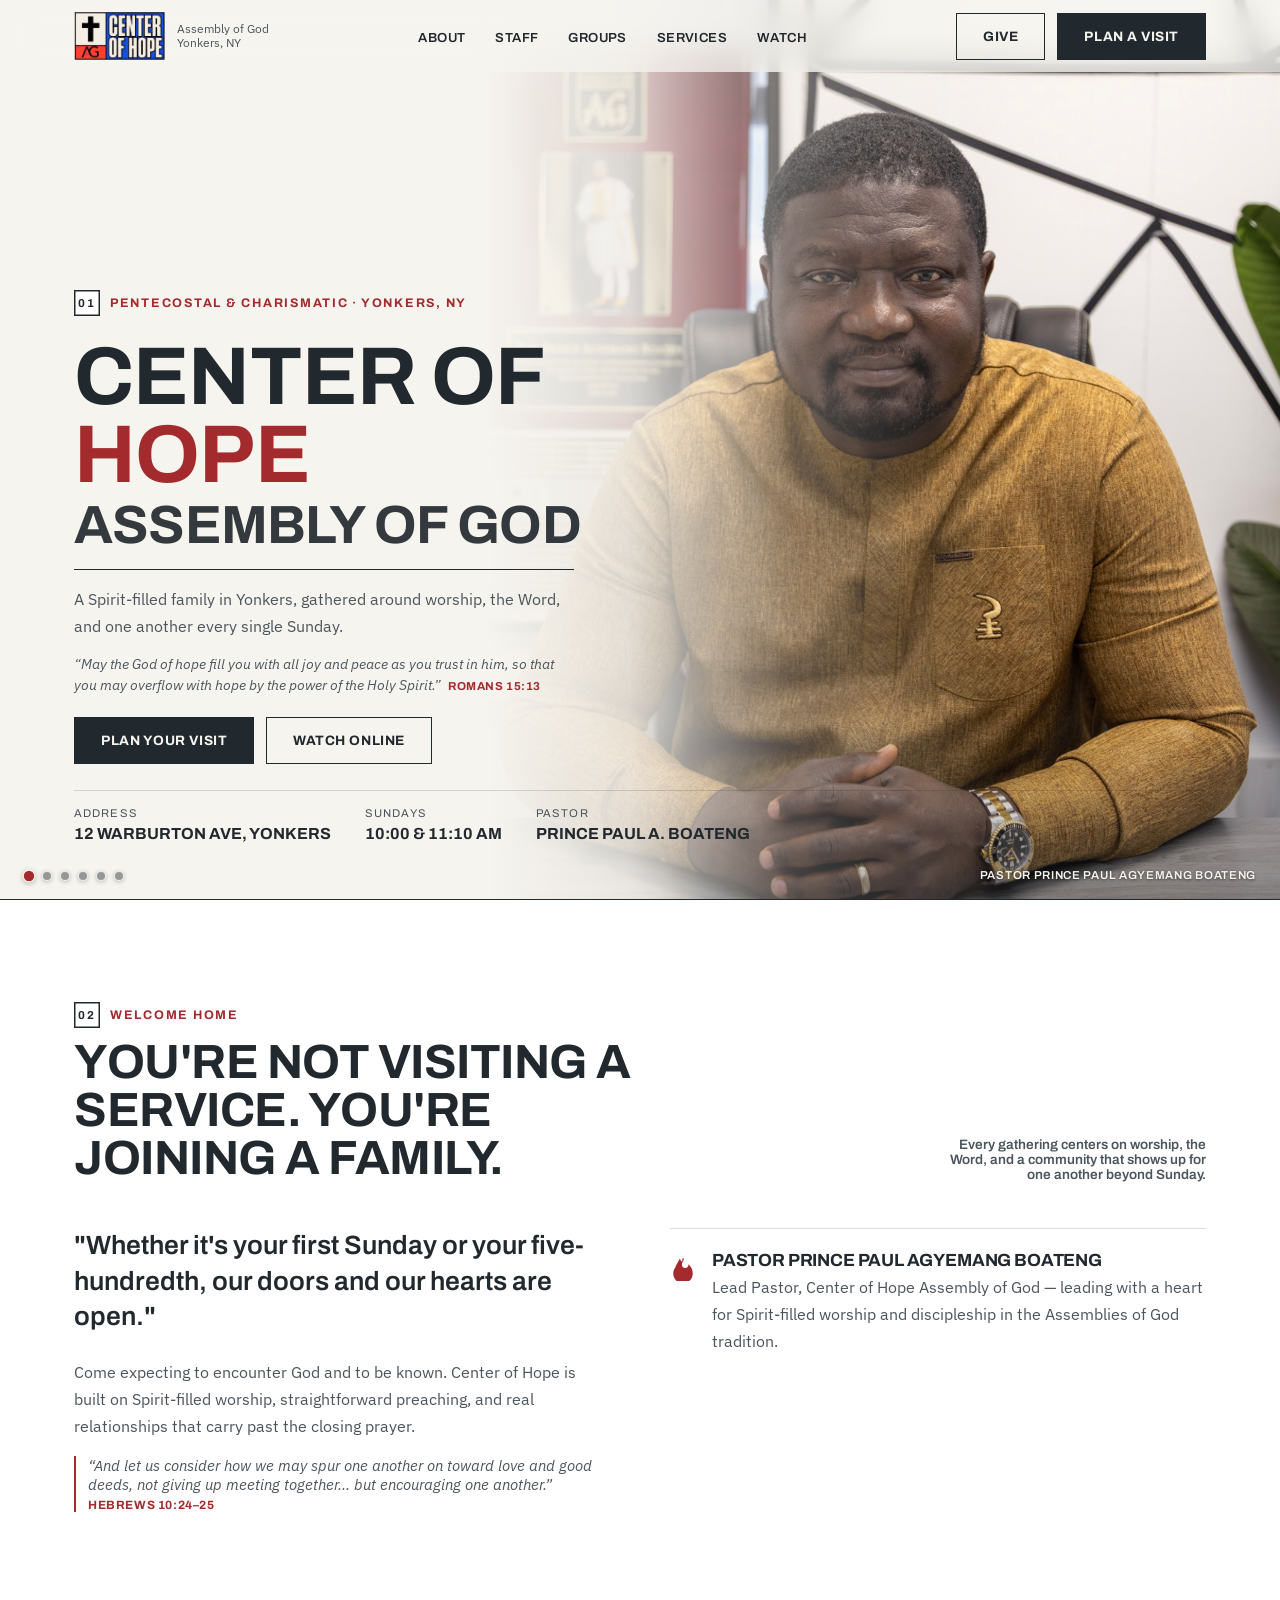
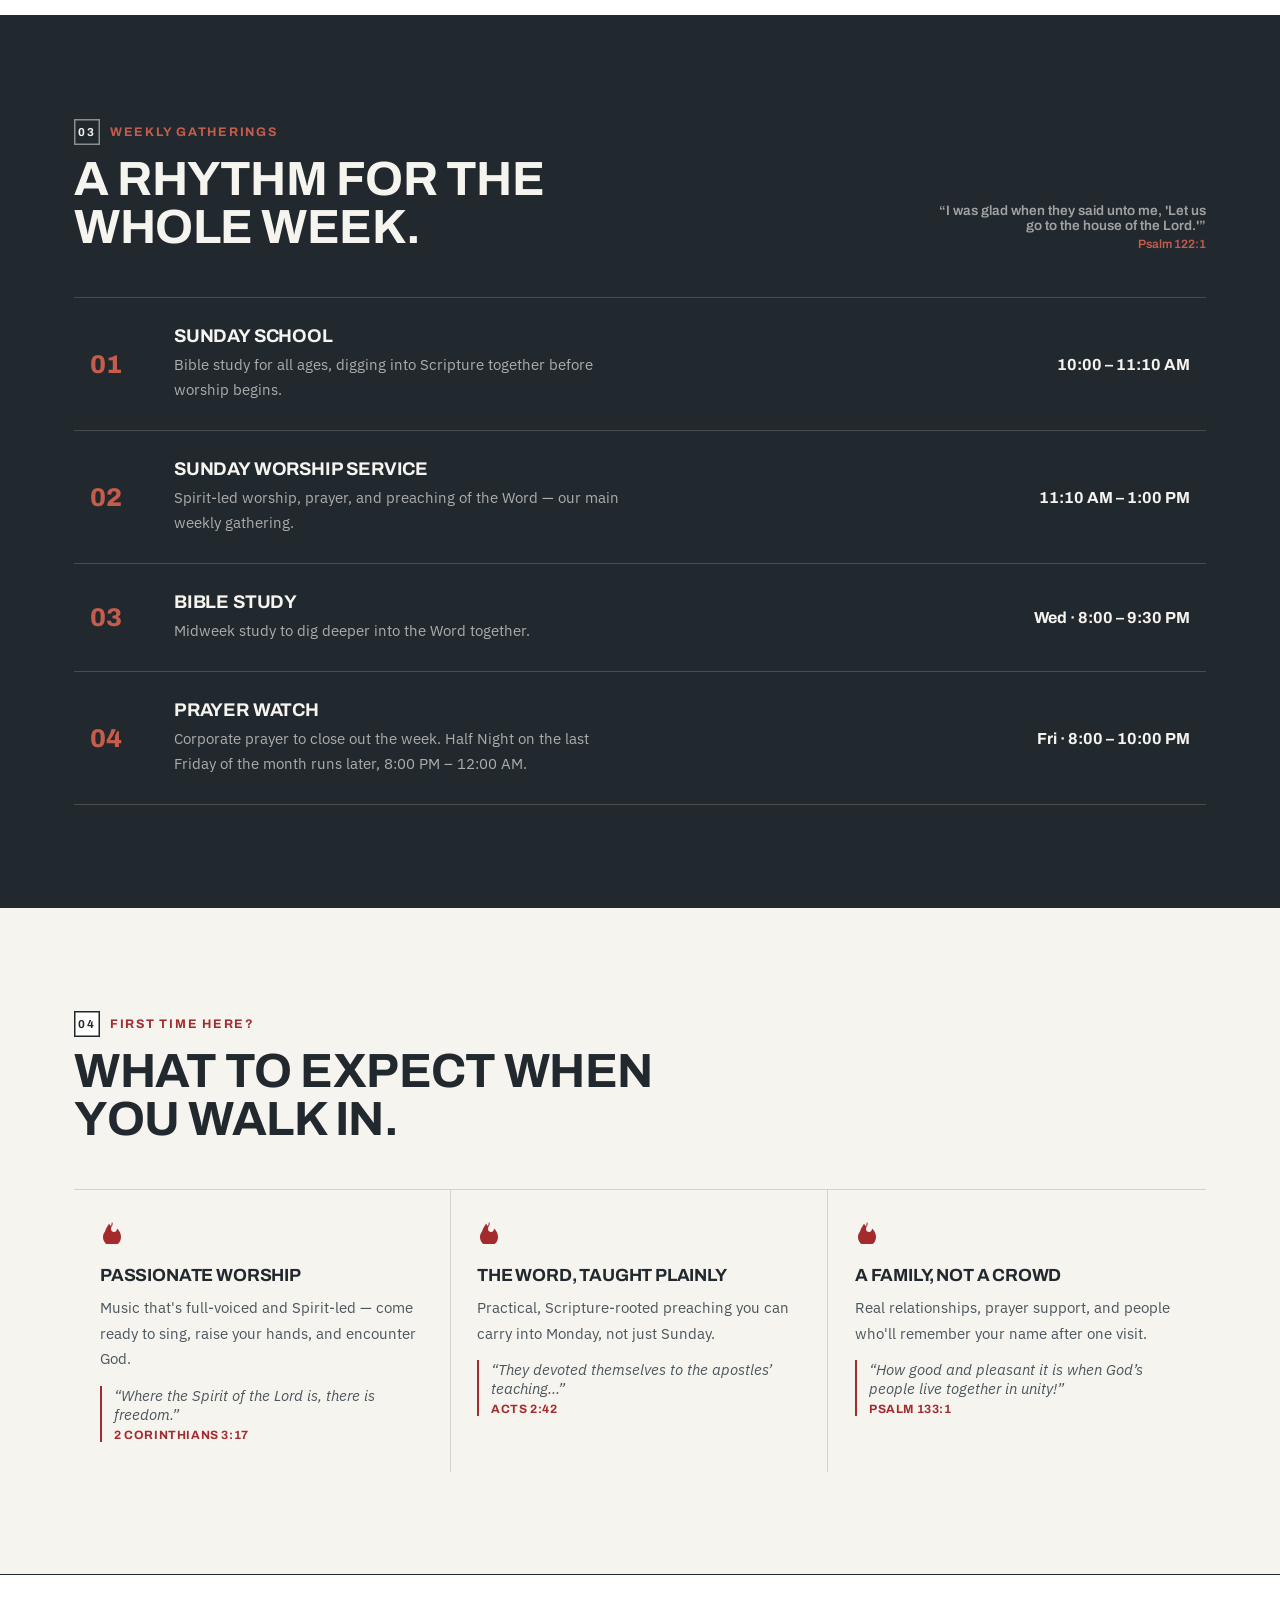
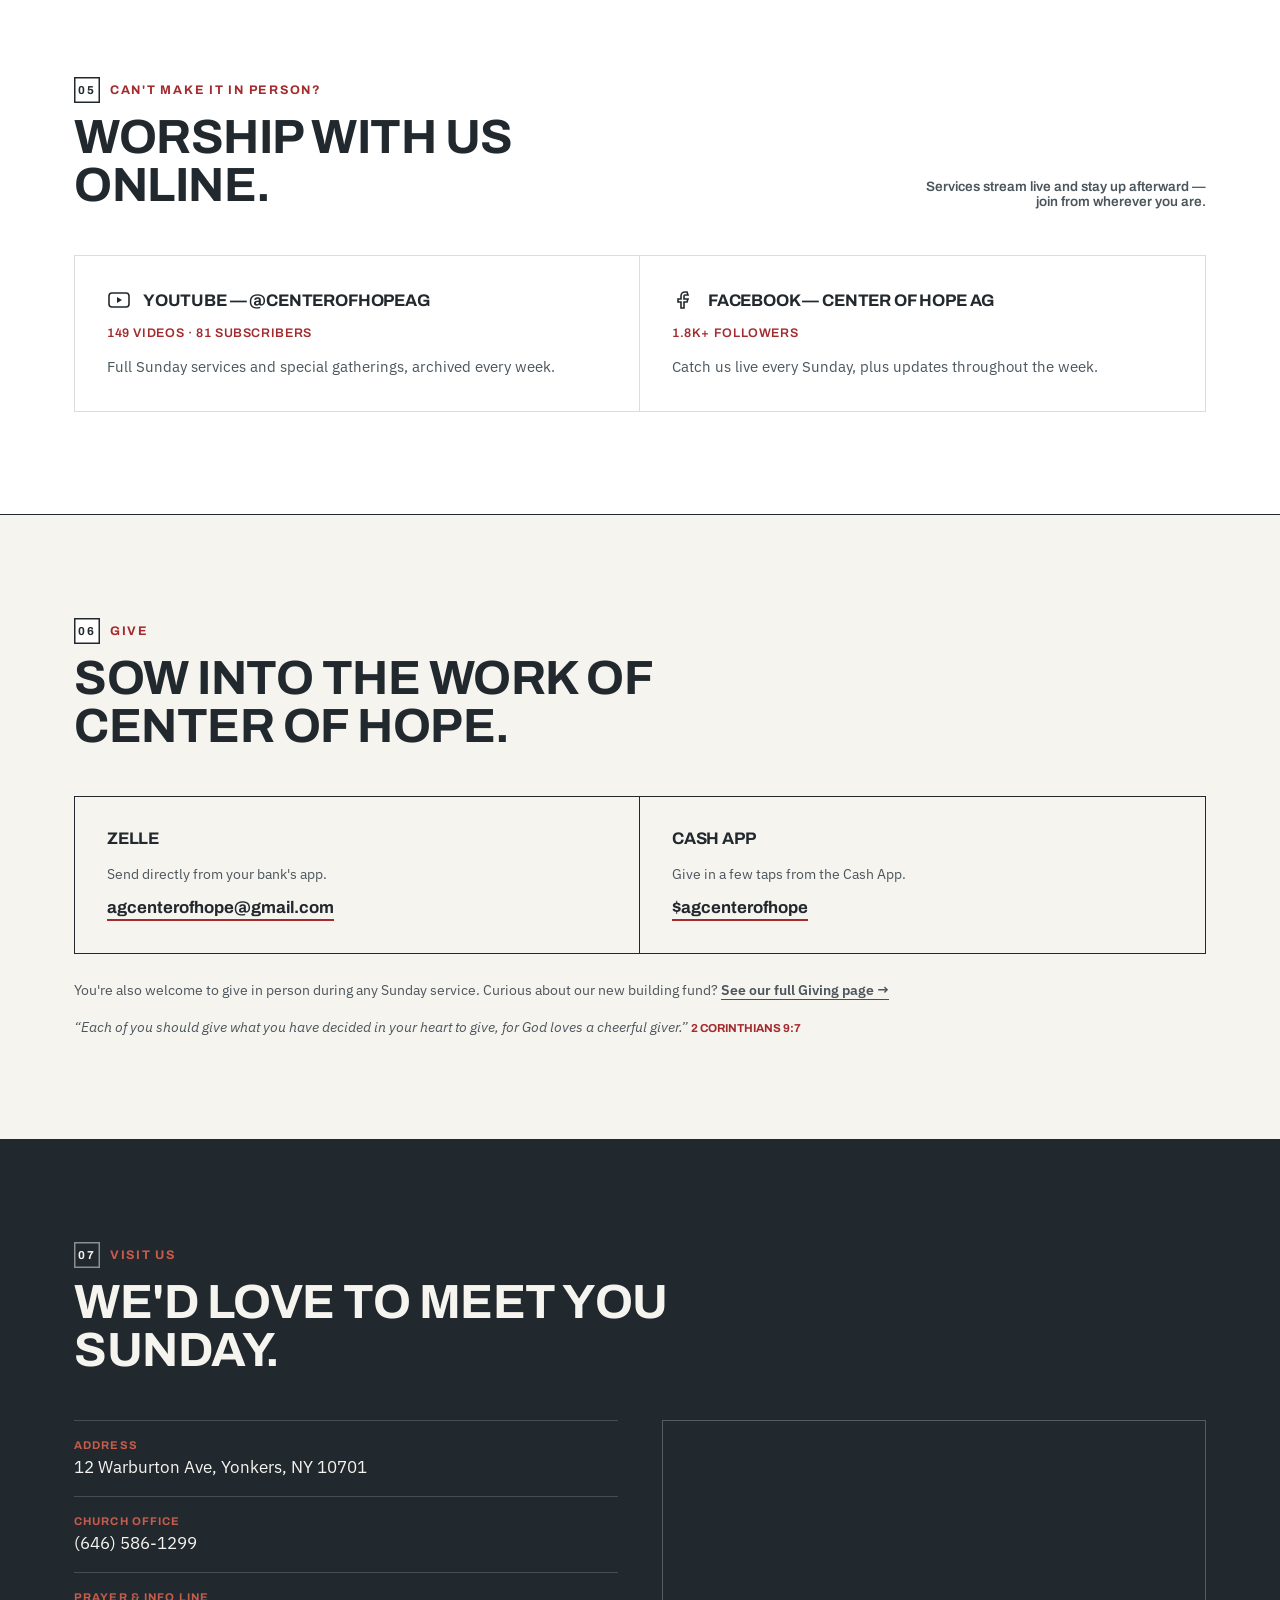
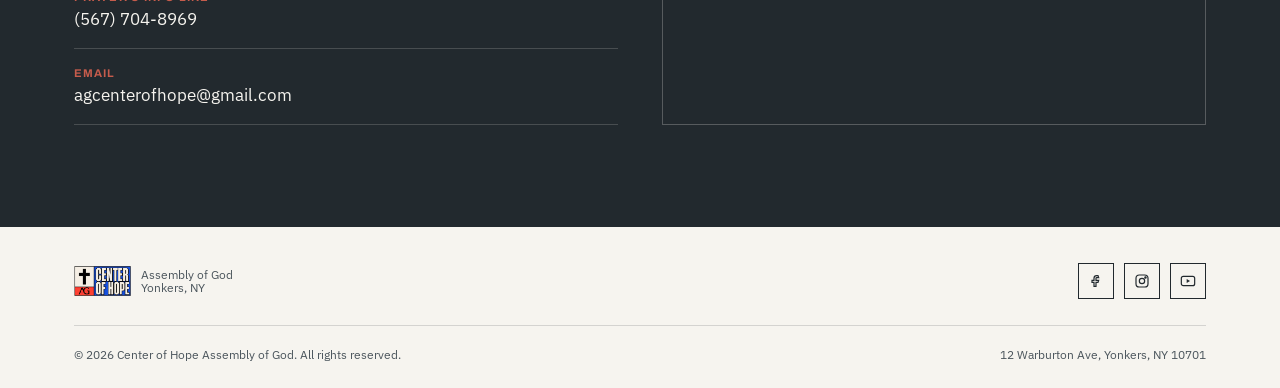
<file: Test-index.html>
<!DOCTYPE html>
<html lang="en">
<head>
<meta charset="UTF-8">
<meta name="viewport" content="width=device-width, initial-scale=1.0">
<title>Center of Hope Assembly of God | Yonkers, NY</title>
<meta name="description" content="Center of Hope Assembly of God — Pentecostal & Charismatic church in Yonkers, NY. Sunday School 10 AM, Sunday Worship 11:10 AM. Pastor Prince Paul Agyemang Boateng.">
<meta property="og:type" content="website">
<meta property="og:title" content="Center Of Hope AG">
<meta property="og:description" content="Come worship with us at the Center Of Hope Assembly of God.">
<meta property="og:url" content="https://centerofhopeag.org/">
<meta property="og:site_name" content="Center Of Hope AG">
<meta property="og:image" content="https://centerofhopeag.org/images/og-image.jpg">
<meta property="og:image:width" content="1200">
<meta property="og:image:height" content="630">

<link rel="icon" type="image/png" href="favicon.png">
<link rel="apple-touch-icon" href="images/COHAG2.jpg">
  
<link rel="preconnect" href="https://fonts.googleapis.com">
<link rel="preconnect" href="https://fonts.gstatic.com" crossorigin>
<link href="https://fonts.googleapis.com/css2?family=Archivo:ital,wght@0,500;0,600;0,700;0,800;1,500&family=IBM+Plex+Sans:ital,wght@0,400;0,500;0,600;1,400&display=swap" rel="stylesheet">
<link rel="stylesheet" href="style.css">
<style>
  /* ---------- Hero & Gradient Tweaks ---------- */
  .hero{
    position: relative;
    min-height: 100svh;
    height: auto;
    display:flex;
    flex-direction:column;
    justify-content: space-between;
    padding: clamp(220px, 28vw, 280px) 0 34px;
    border-bottom: 1.5px solid var(--ink);
    overflow: hidden;
    touch-action: pan-y; /* Allows standard vertical scroll while tracking horizontal swipes */
  }
  .hero-photo{
    position:absolute;
    top:0; right:0; bottom:0;
    width: 62%;
    z-index: 0;
    overflow: hidden;
  }

  /* Track layout for horizontal slide transition */
  .hero-track {
    display: flex;
    width: 100%;
    height: 100%;
    transition: transform 0.6s cubic-bezier(0.25, 1, 0.5, 1);
    will-change: transform;
  }

  .hero-slide {
    width: 100%;
    min-width: 100%;
    max-width: 100%;
    height: 100%;
    object-fit: cover;
    object-position: center 22%;
    display: block;
    flex-shrink: 0;
  }

  /* Softened desktop left fade gradient overlay */
  .hero-photo::before{
    content:'';
    position:absolute; inset:0;
    background: linear-gradient(to right, var(--paper) 0%, rgba(246,244,239,0.85) 18%, rgba(246,244,239,0.3) 38%, rgba(246,244,239,0) 65%);
    z-index: 1;
    pointer-events: none;
  }

  /* Softened desktop bottom gradient overlay */
  .hero-photo::after{
    content:'';
    position:absolute; left:0; right:0; bottom:0; height:35%;
    background: linear-gradient(to top, rgba(34,41,46,0.35), rgba(34,41,46,0) 80%);
    -webkit-mask-image: linear-gradient(to right, transparent 0%, transparent 22%, black 48%);
    mask-image: linear-gradient(to right, transparent 0%, transparent 22%, black 48%);
    z-index: 1;
    pointer-events: none;
  }

  .hero-photo-credit{
    position:absolute; right: 24px; bottom: 18px; z-index:2;
    font-family:'Archivo', sans-serif; font-weight:600; font-size: 0.72rem;
    text-transform:uppercase; letter-spacing:0.06em;
    color: var(--paper);
    text-shadow: 0 1px 3px rgba(0,0,0,0.6);
    transition: opacity 0.3s ease;
    pointer-events: none;
  }

  /* Carousel Dots */
  .hero-dots{
    position:absolute; left: 24px; bottom: 18px; z-index:2;
    display:flex; gap: 8px;
    align-items: center;
  }
  .hero-dots button{
    width: 10px; height: 10px; border-radius: 50%;
    background: rgba(34, 41, 46, 0.45);
    border: 1px solid rgba(255, 255, 255, 0.8);
    padding: 0; cursor: pointer;
    transition: background 0.25s ease, transform 0.25s ease, border-color 0.25s ease;
    box-shadow: 0 1px 4px rgba(0,0,0,0.25);
  }
  .hero-dots button.active{ 
    background: var(--flame); 
    border-color: var(--paper); 
    transform: scale(1.3); 
  }
  .hero-dots button:hover:not(.active){ 
    background: rgba(34, 41, 46, 0.75); 
    transform: scale(1.1);
  }

  .hero > .wrap{
    position:relative; 
    z-index: 2;
    width: 100%;
    pointer-events: auto;
  }
  .hero-content{
    display:flex;
    flex-direction: column;
    align-items:flex-start;
    max-width: 640px;
    gap: 18px;
    margin-top: 10px;
    transition: margin-top 0.4s ease;
  }
  .hero h1{
    font-size: clamp(2.6rem, 6.4vw, 5.2rem);
    line-height: 0.95;
    margin: 22px 0 0;
  }
  .hero h1 .flame-word{ color: var(--flame); display: inline-block; }
  
  .hero h1 .sub-headline {
    display: block;
    font-size: clamp(1.6rem, 4.2vw, 3.4rem);
    margin-top: 6px;
    opacity: 0.92;
    transition: opacity 0.3s ease;
  }

  .hero-side{ border-left:none; border-top: 1.5px solid var(--ink); padding-left:0; padding-top: 16px; max-width: 500px; width: 100%; transition: border-color 0.3s ease; }
  .hero-side p{ font-size: 1rem; margin: 0 0 14px; transition: opacity 0.3s ease; }
  
  .hero-scripture {
    font-style: italic;
    font-size: 0.88rem;
    color: var(--ink-soft);
    margin-bottom: 20px;
    line-height: 1.5;
    transition: opacity 0.3s ease;
  }
  .hero-scripture span {
    font-style: normal;
    font-family: 'Archivo', sans-serif;
    font-weight: 700;
    font-size: 0.72rem;
    letter-spacing: 0.05em;
    text-transform: uppercase;
    color: var(--flame);
    display: inline-block;
    margin-left: 4px;
  }

  .hero-actions{ display:flex; flex-wrap:wrap; gap:12px; }
  .hero-meta{
    display:flex; gap: 34px; margin-top: clamp(20px, 3vh, 36px); padding-top: 16px; border-top: 1px solid var(--line);
    transition: opacity 0.3s ease;
  }
  .hero-meta div{ font-family:'Archivo', sans-serif; }
  .hero-meta .label{ font-size: 0.7rem; text-transform:uppercase; letter-spacing:0.1em; color: var(--ink-soft); margin-bottom:6px; }
  .hero-meta .val{ font-weight:700; font-size: 1rem; text-transform: uppercase; }

  /* ---------- Section shell ---------- */
  section{ padding: clamp(64px, 8vw, 104px) 0; border-bottom: 1.5px solid var(--ink); }
  section:last-of-type{ border-bottom: none; }
  .section-head{ display:flex; justify-content: space-between; align-items:flex-end; gap: 30px; margin-bottom: 46px; flex-wrap:wrap; }
  .section-head h2{ font-size: clamp(2rem, 4vw, 3rem); margin-top: 10px; line-height: 1; max-width: 620px; }
  .section-head .tag{ font-family:'Archivo', sans-serif; font-weight:600; font-size: 0.85rem; color: var(--ink-soft); max-width: 280px; text-align:right; }

  /* ---------- Welcome ---------- */
  .welcome{ background: var(--white); }
  .welcome-grid{ display:grid; grid-template-columns: 1fr 1fr; gap: 60px; }
  .welcome blockquote{
    font-family:'Archivo', sans-serif;
    font-weight: 600;
    text-transform: none;
    font-size: clamp(1.3rem, 2.2vw, 1.65rem);
    line-height:1.35;
    margin: 0 0 24px;
  }
  .pastor-row{ display:flex; gap:16px; align-items:flex-start; padding-top: 22px; border-top: 1px solid var(--line); }
  .pastor-row .flame-mark{ margin-top: 4px; }
  .pastor-row h3{ font-size: 1.1rem; margin-bottom: 4px; }

  /* ---------- Service times ---------- */
  .times{ background: var(--ink); color: var(--paper); }
  .times .section-head h2{ color: var(--paper); }
  .times .section-head .tag{ color: rgba(246,244,239,0.6); }
  .times-list{ display:flex; flex-direction: column; }
  .time-row{
    display:grid; grid-template-columns: 60px 1fr auto; gap: 24px; align-items:center;
    padding: 28px 16px; border-top: 1px solid rgba(246,244,239,0.18);
    transition: background 0.3s ease, transform 0.3s var(--ease-out);
  }
  .time-row:hover {
    background: rgba(255,255,255,0.03);
    transform: translateX(6px);
  }
  .time-row:last-child{ border-bottom: 1px solid rgba(246,244,239,0.18); }
  .time-row .idx{ font-family:'Archivo', sans-serif; font-weight:800; font-size: 1.6rem; color: var(--flame-soft); transition: transform 0.3s ease; }
  .time-row:hover .idx{ transform: scale(1.15); }
  .time-row h3{ color: var(--paper); font-size: 1.15rem; margin-bottom: 6px; }
  .time-row p{ color: rgba(246,244,239,0.65); margin:0; font-size: 0.92rem; max-width: 460px; }
  .time-row .when{ font-family:'Archivo', sans-serif; font-weight: 700; text-align:right; white-space:nowrap; }

  /* ---------- Expect ---------- */
  .expect{ background: var(--paper); }
  .expect-grid{ display:grid; grid-template-columns: repeat(3, 1fr); gap: 0; border-top: 1px solid var(--line); }
  .expect-item{ 
    padding: 30px 26px; 
    border-right: 1px solid var(--line); 
    transition: transform 0.3s var(--ease-out), background 0.3s ease;
  }
  .expect-item:hover{
    background: rgba(255,255,255,0.6);
    transform: translateY(-4px);
  }
  .expect-item:hover .flame-mark{ transform: scale(1.2) rotate(6deg); }
  .expect-item:last-child{ border-right:none; }
  .expect-item .flame-mark{ margin-bottom: 18px; }
  .expect-item h3{ font-size: 1.1rem; margin-bottom: 10px; }
  .expect-item p{ font-size: 0.94rem; margin:0; }

  /* ---------- Watch ---------- */
  .watch{ background: var(--white); }
  .watch-grid{ display:grid; grid-template-columns: repeat(2, 1fr); gap: 0; border: 1px solid var(--line); }
  .watch-card{ 
    padding: 32px; display:flex; flex-direction:column; gap: 14px; 
    border-right: 1px solid var(--line); 
    transition: transform 0.3s var(--ease-out), background 0.3s ease, box-shadow 0.3s ease;
  }
  .watch-card:hover{
    background: var(--paper);
    transform: translateY(-4px);
    box-shadow: 0 12px 24px rgba(0,0,0,0.05);
    z-index: 2;
  }
  .watch-card:last-child{ border-right:none; }
  .watch-card .top{ display:flex; align-items:center; gap:12px; }
  .watch-card h3{ font-size: 1.05rem; margin:0; }
  .watch-card .stat{ font-family:'Archivo', sans-serif; font-weight:600; font-size: 0.78rem; text-transform:uppercase; letter-spacing:0.05em; color: var(--flame); }
  .watch-card p{ font-size: 0.92rem; margin:0; }

  /* ---------- Give ---------- */
  .give{ background: var(--paper); }
  .give-grid{ display:grid; grid-template-columns: repeat(2, 1fr); gap: 0; border: 1px solid var(--ink); }
  .give-card{ 
    padding: 32px; border-right: 1px solid var(--ink); 
    transition: background 0.3s ease, transform 0.3s var(--ease-out);
  }
  .give-card:hover {
    background: var(--white);
    transform: translateY(-3px);
  }
  .give-card:last-child{ border-right:none; }
  .give-card h3{ font-size: 1.05rem; margin-bottom: 10px; }
  .give-card p{ font-size: 0.9rem; margin-bottom: 10px; }
  .give-card .value{
    font-family:'Archivo', sans-serif; font-weight: 700; font-size: 1.05rem;
    color: var(--ink); border-bottom: 2px solid var(--flame);
    display:inline-block; padding-bottom: 2px;
    transition: color 0.2s ease;
  }
  .give-card:hover .value { color: var(--flame); }
  .give-note-wrapper{ margin-top: 24px; display:flex; justify-content:space-between; flex-wrap:wrap; gap:16px; align-items:flex-end; }
  .give-note{ font-size: 0.9rem; margin:0; }

  /* ---------- Visit ---------- */
  .visit{ background: var(--ink); color: var(--paper); }
  .visit .section-head h2{ color: var(--paper); }
  .visit .section-head .tag{ color: rgba(246,244,239,0.6); }
  .visit-grid{ display:grid; grid-template-columns: 1fr 1fr; gap: 44px; align-items:start; }
  .contact-list{ list-style:none; margin:0; padding:0; }
  .contact-list li{ padding: 18px 0; border-top: 1px solid rgba(246,244,239,0.18); transition: transform 0.25s ease; }
  .contact-list li:hover{ transform: translateX(6px); }
  .contact-list li:last-child{ border-bottom: 1px solid rgba(246,244,239,0.18); }
  .contact-list .label{ font-family:'Archivo', sans-serif; font-size: 0.7rem; font-weight:700; text-transform: uppercase; letter-spacing: 0.1em; color: var(--flame-soft); margin-bottom: 5px; }
  .contact-list .value{ color: var(--paper); font-size: 1.05rem; }
  .map-frame{ border: 1px solid rgba(246,244,239,0.25); height: 100%; min-height: 300px; overflow: hidden; }
  .map-frame iframe{ width:100%; height:100%; border:0; display:block; filter: grayscale(0.3) contrast(1.05); transition: filter 0.4s ease; }
  .map-frame:hover iframe{ filter: grayscale(0) contrast(1); }

  /* Animation Classes */
  .reveal {
    opacity: 0;
    transform: translateY(24px);
    transition: opacity 1.4s var(--ease-out), transform 1.4s var(--ease-out);
    will-change: opacity, transform;
  }

  .reveal.active {
    opacity: 1;
    transform: translateY(0);
  }

  .stagger-1 { transition-delay: 0.25s; }
  .stagger-2 { transition-delay: 0.45s; }
  .stagger-3 { transition-delay: 0.65s; }

  /* Responsive Adjustments */
  @media (max-width: 880px){
    .hero{ padding-bottom: 28px; min-height: 100svh; }
    .hero-content{ gap: 5px; }
    .hero-side{ padding-top: 18px; margin-top: 4px; }
    .hero-side p{ font-size: 0.96rem; margin-bottom: 14px; }
    .hero-scripture{ font-size: 0.85rem; margin-bottom: 20px; }
    .hero-actions{ flex-direction: column; width: 100%; gap: 12px; }
    .hero-actions .btn{ width: 100%; justify-content: center; padding: 14px 20px; }
    .hero-meta{ flex-direction: column; gap: 14px; margin-top: 40px; padding-top: 20px; }
    .welcome-grid, .visit-grid{ grid-template-columns: 1fr; gap: 30px; }
    .hero-side{ border-left:none; padding-left:0; border-top: 1.5px solid var(--ink); padding-top: 26px; }
    .expect-grid{ grid-template-columns: 1fr; }
    .expect-item{ border-right:none; border-bottom: 1px solid var(--line); }
    .watch-grid, .give-grid{ grid-template-columns: 1fr; }
    .watch-card, .give-card{ border-right:none; border-bottom: 1px solid var(--line); }
    .section-head{ flex-direction: column; align-items:flex-start; }
    .section-head .tag{ text-align:left; }
    .nav-links{ display:none; }
    .nav-cta .btn{ display:none; }
    .hamburger{ display:inline-flex; }

    /* Mobile Overlay Gradient Softened */
    .hero-photo::before,
    .hero-photo::after {
      display: none !important;
    }
    .hero-photo{ 
      width: 100% !important; 
      opacity: 0.90; 
      -webkit-mask-image: linear-gradient(to bottom, rgba(0,0,0,0.85) 100%, rgba(0,0,0,0.15) 100%);
      mask-image: linear-gradient(to bottom, rgba(0,0,0,0.85) 0%, rgba(0,0,0,0.15) 100%);
    }
    .hero-slide {
      object-position: center center !important;
    }
    .hero-photo-credit{ display:none; }
    .hero-dots{ display:none; }
    .time-row {
      grid-template-columns: 1fr;
      gap: 12px;
      padding: 24px 0;
    }
    .time-row .when {
      text-align: left;
      color: var(--flame-soft);
      font-size: 0.95rem;
    }
  }
  @media (min-width: 881px){
    .mobile-drawer{ display:none !important; }
  }
  @media (max-width: 520px){
    .hero-actions{ flex-direction:column; align-items: stretch; }
    .hero-actions .btn{ justify-content:center; }
    .hero-meta{ flex-direction:column; gap:16px; }
  }
</style>
</head>
<body>

<header id="navbar">
  <nav>
    <a class="brand" href="#top">
      <img src="images/COHAG2.jpg" alt="Center of Hope Assembly of God logo">
      <span class="brand-text"><span>Assembly of God</span><span>Yonkers, NY</span></span>
    </a>

    <ul class="nav-links">
      <li><a href="index.html#welcome">About</a></li>
      <li><a href="staff.html">Staff</a></li>
      <li><a href="groups.html">Groups</a></li>
      <li><a href="index.html#times">Services</a></li>
      <li><a href="watch.html">Watch</a></li>
    </ul>

    <div class="nav-cta">
      <a class="btn btn-line" href="give.html">Give</a>
      <a class="btn btn-solid" href="#visit">Plan a Visit</a>
      <button class="hamburger" id="hamburgerBtn" aria-label="Open menu" aria-expanded="false">
        <svg id="hamburgerIcon" width="26" height="26" viewBox="0 0 24 24" fill="none" stroke="currentColor" stroke-width="1.8" stroke-linecap="round">
          <line x1="3" y1="6" x2="21" y2="6"/>
          <line x1="3" y1="12" x2="21" y2="12"/>
          <line x1="3" y1="18" x2="21" y2="18"/>
        </svg>
      </button>
    </div>

    <div class="mobile-drawer" id="mobileDrawer">
      <a href="index.html#welcome">About</a>
      <a href="staff.html">Staff</a>
      <a href="groups.html">Groups</a>
      <a href="index.html#times">Services</a>
      <a href="watch.html">Watch</a>
      <a href="index.html#visit">Plan a Visit</a>
      <a class="btn btn-solid" href="give.html">Give</a>
    </div>
  </nav>
</header>

<main id="top">

  <!-- HERO -->
  <section class="hero" id="heroSection">
    <div class="hero-photo" id="heroPhoto">
      <div class="hero-track" id="heroTrack">
        <img class="hero-slide" src="images/pastor.jpg" alt="Pastor Prince Paul Agyemang Boateng" data-credit="Pastor Prince Paul Agyemang Boateng">
        <img class="hero-slide" src="images/service.jpg" alt="Service Gathering" data-credit="During Service">
        <img class="hero-slide" src="images/music_team.jpg" alt="Music Team" data-credit="Music team during worship">
        <img class="hero-slide" src="images/praise_worship2.jpg" alt="Praise and Worship" data-credit="Praise and Worship">
        <img class="hero-slide" src="images/pastor2.jpg" alt="Pastor Prince Paul Agyemang Boateng Preaching" data-credit="Pastor Prince Paul Agyemang Boateng preaching">
        <img class="hero-slide" src="images/praise_worship.jpg" alt="Praise and Worship" data-credit="Praise and Worship">
      </div>
    </div>
    <div class="hero-photo-credit" id="heroPhotoCredit">Pastor Prince Paul Agyemang Boateng</div>
    <div class="wrap">
      <div class="hero-content">
        <div class="reveal">
          <div class="kicker hero-kicker"><span class="num">01</span> Pentecostal &amp; Charismatic · Yonkers, NY</div>
          <h1>
            Center of<br>
            <span class="flame-word">Hope</span>
            <span class="sub-headline">Assembly of God</span>
          </h1>
        </div>
        <div class="hero-side reveal stagger-1">
          <p class="hero-desc">A Spirit-filled family in Yonkers, gathered around worship, the Word, and one another every single Sunday.</p>
          <div class="hero-scripture">
            “May the God of hope fill you with all joy and peace as you trust in him, so that you may overflow with hope by the power of the Holy Spirit.” <span> Romans 15:13</span>
          </div>
          <div class="hero-actions">
            <a class="btn btn-solid" href="#visit">Plan Your Visit</a>
            <a class="btn btn-line" href="watch.html">Watch Online</a>
          </div>
        </div>
      </div>
      <div class="hero-meta reveal stagger-2">
        <div><div class="label">Address</div><div class="val">12 Warburton Ave, Yonkers</div></div>
        <div><div class="label">Sundays</div><div class="val">10:00 &amp; 11:10 AM</div></div>
        <div><div class="label">Pastor</div><div class="val">Prince Paul A. Boateng</div></div>
      </div>
    </div>
  </section>

  <!-- WELCOME -->
  <section class="welcome" id="welcome">
    <div class="wrap">
      <div class="section-head reveal">
        <div>
          <div class="kicker"><span class="num">02</span> Welcome Home</div>
          <h2>You're not visiting a service. You're joining a family.</h2>
        </div>
        <div class="tag">Every gathering centers on worship, the Word, and a community that shows up for one another beyond Sunday.</div>
      </div>
      <div class="welcome-grid">
        <div class="reveal stagger-1">
          <blockquote>"Whether it's your first Sunday or your five-hundredth, our doors and our hearts are open."</blockquote>
          <p>Come expecting to encounter God and to be known. Center of Hope is built on Spirit-filled worship, straightforward preaching, and real relationships that carry past the closing prayer.</p>
          <div class="scripture-quote">
            “And let us consider how we may spur one another on toward love and good deeds, not giving up meeting together... but encouraging one another.”
            <span> Hebrews 10:24–25</span>
          </div>
        </div>
        <div class="pastor-row reveal stagger-2">
          <svg class="flame-mark" width="26" height="26" viewBox="0 0 24 24" fill="none"><path d="M12 2c2 3-1 4-1 7 0 2 1.5 3 3 3 2 0 3-1.6 3-3.5 3 2.5 4 6 4 8.5a9 9 0 11-16 -5.6C6 8 8 6 9 3.5 9.7 5 10.5 6 11 6c.6 0 .3-2.6 1-4z" fill="#A32B2E"/></svg>
          <div>
            <h3>Pastor Prince Paul Agyemang Boateng</h3>
            <p style="margin:0;">Lead Pastor, Center of Hope Assembly of God — leading with a heart for Spirit-filled worship and discipleship in the Assemblies of God tradition.</p>
          </div>
        </div>
      </div>
    </div>
  </section>

  <!-- SERVICE TIMES -->
  <section class="times" id="times">
    <div class="wrap">
      <div class="section-head reveal">
        <div>
          <div class="kicker on-dark"><span class="num">03</span> Weekly Gatherings</div>
          <h2>A rhythm for the whole week.</h2>
        </div>
        <div class="tag">
          “I was glad when they said unto me, 'Let us go to the house of the Lord.'”<br>
          <span style="font-size:0.75rem; color:var(--flame-soft); margin-top:4px; display:inline-block;"> Psalm 122:1</span>
        </div>
      </div>
      <div class="times-list">
        <div class="time-row reveal stagger-1">
          <div class="idx">01</div>
          <div>
            <h3>Sunday School</h3>
            <p>Bible study for all ages, digging into Scripture together before worship begins.</p>
          </div>
          <div class="when">10:00 – 11:10 AM</div>
        </div>
        <div class="time-row reveal stagger-2">
          <div class="idx">02</div>
          <div>
            <h3>Sunday Worship Service</h3>
            <p>Spirit-led worship, prayer, and preaching of the Word — our main weekly gathering.</p>
          </div>
          <div class="when">11:10 AM – 1:00 PM</div>
        </div>
        <div class="time-row reveal stagger-3">
          <div class="idx">03</div>
          <div>
            <h3>Bible Study</h3>
            <p>Midweek study to dig deeper into the Word together.</p>
          </div>
          <div class="when">Wed · 8:00 – 9:30 PM</div>
        </div>
        <div class="time-row reveal stagger-4">
          <div class="idx">04</div>
          <div>
            <h3>Prayer Watch</h3>
            <p>Corporate prayer to close out the week. Half Night on the last Friday of the month runs later, 8:00 PM – 12:00 AM.</p>
          </div>
          <div class="when">Fri · 8:00 – 10:00 PM</div>
        </div>
      </div>
    </div>
  </section>

  <!-- WHAT TO EXPECT -->
  <section class="expect">
    <div class="wrap">
      <div class="section-head reveal">
        <div>
          <div class="kicker"><span class="num">04</span> First Time Here?</div>
          <h2>What to expect when you walk in.</h2>
        </div>
      </div>
      <div class="expect-grid">
        <div class="expect-item reveal stagger-1">
          <svg class="flame-mark" width="24" height="24" viewBox="0 0 24 24" fill="none"><path d="M12 2c2 3-1 4-1 7 0 2 1.5 3 3 3 2 0 3-1.6 3-3.5 3 2.5 4 6 4 8.5a9 9 0 11-16 -5.6C6 8 8 6 9 3.5 9.7 5 10.5 6 11 6c.6 0 .3-2.6 1-4z" fill="#A32B2E"/></svg>
          <h3>Passionate worship</h3>
          <p>Music that's full-voiced and Spirit-led — come ready to sing, raise your hands, and encounter God.</p>
          <div class="scripture-quote">
            “Where the Spirit of the Lord is, there is freedom.”
            <span> 2 Corinthians 3:17</span>
          </div>
        </div>
        <div class="expect-item reveal stagger-2">
          <svg class="flame-mark" width="24" height="24" viewBox="0 0 24 24" fill="none"><path d="M12 2c2 3-1 4-1 7 0 2 1.5 3 3 3 2 0 3-1.6 3-3.5 3 2.5 4 6 4 8.5a9 9 0 11-16 -5.6C6 8 8 6 9 3.5 9.7 5 10.5 6 11 6c.6 0 .3-2.6 1-4z" fill="#A32B2E"/></svg>
          <h3>The Word, taught plainly</h3>
          <p>Practical, Scripture-rooted preaching you can carry into Monday, not just Sunday.</p>
          <div class="scripture-quote">
            “They devoted themselves to the apostles’ teaching...”
            <span> Acts 2:42</span>
          </div>
        </div>
        <div class="expect-item reveal stagger-3">
          <svg class="flame-mark" width="24" height="24" viewBox="0 0 24 24" fill="none"><path d="M12 2c2 3-1 4-1 7 0 2 1.5 3 3 3 2 0 3-1.6 3-3.5 3 2.5 4 6 4 8.5a9 9 0 11-16 -5.6C6 8 8 6 9 3.5 9.7 5 10.5 6 11 6c.6 0 .3-2.6 1-4z" fill="#A32B2E"/></svg>
          <h3>A family, not a crowd</h3>
          <p>Real relationships, prayer support, and people who'll remember your name after one visit.</p>
          <div class="scripture-quote">
            “How good and pleasant it is when God’s people live together in unity!”
            <span> Psalm 133:1</span>
          </div>
        </div>
      </div>
    </div>
  </section>

  <!-- WATCH ONLINE -->
  <section class="watch" id="watch">
    <div class="wrap">
      <div class="section-head reveal">
        <div>
          <div class="kicker"><span class="num">05</span> Can't Make It In Person?</div>
          <h2>Worship with us online.</h2>
        </div>
        <div class="tag">Services stream live and stay up afterward — join from wherever you are.</div>
      </div>
      <div class="watch-grid">
        <a class="watch-card reveal stagger-1" href="https://www.youtube.com/@centerofhopeag" target="_blank" rel="noopener">
          <div class="top">
            <svg width="24" height="24" viewBox="0 0 24 24" fill="none" stroke="currentColor" stroke-width="1.6"><rect x="2" y="5" width="20" height="14" rx="3"/><path d="M10 9l5 3-5 3z" fill="currentColor" stroke="none"/></svg>
            <h3>YouTube — @centerofhopeag</h3>
          </div>
          <div class="stat">149 Videos · 81 Subscribers</div>
          <p>Full Sunday services and special gatherings, archived every week.</p>
        </a>
        <a class="watch-card reveal stagger-2" href="https://www.facebook.com/CenterofHopeAG" target="_blank" rel="noopener">
          <div class="top">
            <svg width="24" height="24" viewBox="0 0 24 24" fill="none" stroke="currentColor" stroke-width="1.6"><path d="M15 4h-2a4 4 0 0 0-4 4v3H6v3h3v6h3v-6h3l1-3h-4V8a1 1 0 0 1 1-1h3z"/></svg>
            <h3>Facebook — Center of Hope AG</h3>
          </div>
          <div class="stat">1.8K+ Followers</div>
          <p>Catch us live every Sunday, plus updates throughout the week.</p>
        </a>
      </div>
    </div>
  </section>

  <!-- GIVE -->
  <section class="give" id="give">
    <div class="wrap">
      <div class="section-head reveal">
        <div>
          <div class="kicker"><span class="num">06</span> Give</div>
          <h2>Sow into the work of Center of Hope.</h2>
        </div>
      </div>
      <div class="give-grid">
        <div class="give-card reveal stagger-1">
          <h3>Zelle</h3>
          <p>Send directly from your bank's app.</p>
          <div class="value">agcenterofhope@gmail.com</div>
        </div>
        <div class="give-card reveal stagger-2">
          <h3>Cash App</h3>
          <p>Give in a few taps from the Cash App.</p>
          <div class="value">$agcenterofhope</div>
        </div>
      </div>
      <div class="give-note-wrapper reveal stagger-3">
        <p class="give-note">You're also welcome to give in person during any Sunday service. Curious about our new building fund? <a href="give.html" style="border-bottom: 1.5px solid var(--flame); font-weight:600;">See our full Giving page →</a></p>
        <div style="font-style: italic; font-size: 0.88rem; color: var(--ink-soft);">
          “Each of you should give what you have decided in your heart to give, for God loves a cheerful giver.” <span style="font-style:normal; font-family:'Archivo'; font-weight:700; font-size:0.72rem; color:var(--flame); text-transform:uppercase;"> 2 Corinthians 9:7</span>
        </div>
      </div>
    </div>
  </section>

  <!-- VISIT / CONTACT -->
  <section class="visit" id="visit">
    <div class="wrap">
      <div class="section-head reveal">
        <div>
          <div class="kicker on-dark"><span class="num">07</span> Visit Us</div>
          <h2>We'd love to meet you Sunday.</h2>
        </div>
      </div>
      <div class="visit-grid">
        <ul class="contact-list reveal stagger-1">
          <li><div class="label">Address</div><div class="value">12 Warburton Ave, Yonkers, NY 10701</div></li>
          <li><div class="label">Church Office</div><div class="value">(646) 586-1299</div></li>
          <li><div class="label">Prayer &amp; Info Line</div><div class="value">(567) 704-8969</div></li>
          <li><div class="label">Email</div><div class="value">agcenterofhope@gmail.com</div></li>
        </ul>
        <div class="map-frame reveal stagger-2">
          <iframe
            src="https://www.google.com/maps?q=12+Warburton+Ave,+Yonkers,+NY+10701&output=embed"
            loading="lazy"
            referrerpolicy="no-referrer-when-downgrade"
            title="Map to Center of Hope Assembly of God, 12 Warburton Ave, Yonkers, NY 10701">
          </iframe>
        </div>
      </div>
    </div>
  </section>

</main>

<footer>
  <div class="wrap">
    <div class="footer-grid">
      <div class="footer-brand">
        <img src="images/COHAG2.jpg" alt="Center of Hope Assembly of God logo">
        <span class="brand-text"><span>Assembly of God</span><span>Yonkers, NY</span></span>
      </div>
      <div class="social-row">
        <a href="https://www.facebook.com/CenterofHopeAG" target="_blank" rel="noopener" aria-label="Facebook">
          <svg width="16" height="16" viewBox="0 0 24 24" fill="none" stroke="currentColor" stroke-width="1.8"><path d="M15 4h-2a4 4 0 0 0-4 4v3H6v3h3v6h3v-6h3l1-3h-4V8a1 1 0 0 1 1-1h3z"/></svg>
        </a>
        <a href="https://www.instagram.com/centerofhopeag" target="_blank" rel="noopener" aria-label="Instagram">
          <svg width="16" height="16" viewBox="0 0 24 24" fill="none" stroke="currentColor" stroke-width="1.8"><rect x="3" y="3" width="18" height="18" rx="5"/><circle cx="12" cy="12" r="4"/><circle cx="17.2" cy="6.8" r="1"/></svg>
        </a>
        <a href="https://www.youtube.com/@centerofhopeag" target="_blank" rel="noopener" aria-label="YouTube">
          <svg width="16" height="16" viewBox="0 0 24 24" fill="none" stroke="currentColor" stroke-width="1.8"><rect x="2" y="5" width="20" height="14" rx="3"/><path d="M10 9l5 3-5 3z" fill="currentColor" stroke="none"/></svg>
        </a>
      </div>
    </div>
    <div class="footer-bottom">
      <span>© <span id="year"></span> Center of Hope Assembly of God. All rights reserved.</span>
      <span>12 Warburton Ave, Yonkers, NY 10701</span>
    </div>
  </div>
</footer>

<script src="main.js" defer></script>
<script>
/* Hero photo carousel with persistent hero content across all slides */
document.addEventListener('DOMContentLoaded', () => {
  const heroSection = document.getElementById('heroSection');
  const photoEl = document.getElementById('heroPhoto');
  const trackEl = document.getElementById('heroTrack');
  const creditEl = document.getElementById('heroPhotoCredit');
  if (!photoEl || !heroSection || !trackEl) return;

  const slides = Array.from(trackEl.querySelectorAll('.hero-slide'));
  if (!slides.length) return;

  let current = 0;
  let timer = null;

  function show(i){
    // Translate track horizontally across all slides without altering layout/visibility of hero content
    trackEl.style.transform = `translateX(-${i * 100}%)`;

    if (creditEl) creditEl.textContent = slides[i].dataset.credit || '';
    if (dots.length) dots.forEach((d, idx) => d.classList.toggle('active', idx === i));
    current = i;
  }

  function next(){ show((current + 1) % slides.length); }
  function prev(){ show((current - 1 + slides.length) % slides.length); }

  function startAutoplay(){
    if (slides.length < 2) return;
    clearInterval(timer);
    timer = setInterval(next, 6000);
  }

  let dots = [];
  if (slides.length > 1) {
    const dotWrap = document.createElement('div');
    dotWrap.className = 'hero-dots';
    slides.forEach((_, idx) => {
      const b = document.createElement('button');
      b.type = 'button';
      b.setAttribute('aria-label', `Show photo ${idx + 1}`);
      b.addEventListener('click', () => { show(idx); startAutoplay(); });
      dotWrap.appendChild(b);
    });
    photoEl.after(dotWrap);
    dots = Array.from(dotWrap.children);
  }

  /* Touch Swiping Implementation */
  let touchStartX = 0;
  let touchEndX = 0;

  heroSection.addEventListener('touchstart', (e) => {
    touchStartX = e.changedTouches[0].screenX;
  }, { passive: true });

  heroSection.addEventListener('touchend', (e) => {
    touchEndX = e.changedTouches[0].screenX;
    handleSwipe();
  }, { passive: true });

  function handleSwipe() {
    const swipeThreshold = 40; // Minimum px distance required to trigger slide
    if (touchEndX < touchStartX - swipeThreshold) {
      next();
      startAutoplay();
    } else if (touchEndX > touchStartX + swipeThreshold) {
      prev();
      startAutoplay();
    }
  }

  show(current);
  startAutoplay();
});
</script>

</body>
</html>
</file>
<file: style.css>
/* =====================================================================
   Center of Hope Assembly of God — shared site stylesheet
   Loaded by every page (index, give, staff, groups). Holds only the
   chrome that's identical everywhere: color tokens, base type, buttons,
   header/nav/mobile drawer, footer, and the scroll-reveal animation.
   Page-specific layout (hero, page-banner, section content) stays in
   that page's own <style> block.
   ===================================================================== */

:root{
  --ink: #22292E;
  --ink-soft: #4B555C;
  --paper: #F6F4EF;
  --white: #FFFFFF;
  --flame: #A32B2E;
  --flame-soft: #C65C4C;
  --line: rgba(34,41,46,0.16);
  --max: 1180px;
  --ease-out: cubic-bezier(0.16, 1, 0.3, 1);
}

*{ box-sizing: border-box; }
html{ scroll-behavior: smooth; }
body{
  margin:0;
  font-family: 'IBM Plex Sans', sans-serif;
  color: var(--ink);
  background: var(--paper);
  -webkit-font-smoothing: antialiased;
  overflow-x: hidden;
}
h1,h2,h3{
  font-family: 'Archivo', sans-serif;
  font-weight: 700;
  text-transform: uppercase;
  letter-spacing: -0.01em;
  margin: 0;
}
p{ line-height: 1.7; color: var(--ink-soft); }
a{ color: inherit; text-decoration: none; }
.wrap{ max-width: var(--max); margin: 0 auto; padding: 0 24px; }

/* ---------- Kicker label ---------- */
.kicker{
  display:flex; align-items:center; gap:10px;
  font-family:'Archivo', sans-serif;
  font-weight: 700;
  font-size: 0.78rem;
  letter-spacing: 0.14em;
  text-transform: uppercase;
  color: var(--flame);
}
.kicker .num{
  font-family:'Archivo', sans-serif;
  color: var(--ink);
  background: var(--white);
  box-shadow: inset 0 0 0 1.5px var(--ink);
  width: 26px; height:26px;
  display:flex; align-items:center; justify-content:center;
  font-size: 0.72rem;
}
.kicker.on-dark .num{ background: transparent; box-shadow: inset 0 0 0 1.5px rgba(246,244,239,0.5); color: var(--paper); }
.kicker.on-dark{ color: var(--flame-soft); }

.flame-mark{ display:inline-block; flex-shrink:0; transition: transform 0.4s ease; }

/* ---------- Scripture callout ---------- */
.scripture-quote{
  font-style: italic;
  color: var(--ink-soft);
  font-size: 0.92rem;
  border-left: 2px solid var(--flame);
  padding-left: 12px;
  margin: 14px 0 0;
}
.scripture-quote span{
  display: block;
  font-style: normal;
  font-family: 'Archivo', sans-serif;
  font-weight: 700;
  font-size: 0.75rem;
  text-transform: uppercase;
  letter-spacing: 0.05em;
  color: var(--flame);
  margin-top: 4px;
}

/* ---------- Buttons ---------- */
.btn{
  display:inline-flex; align-items:center; gap:9px;
  font-family:'Archivo', sans-serif;
  font-weight: 700;
  font-size: 0.85rem;
  text-transform: uppercase;
  letter-spacing: 0.04em;
  padding: 15px 26px;
  border: 1.5px solid var(--ink);
  cursor: pointer;
  transition: transform 0.25s var(--ease-out), background 0.2s ease, color 0.2s ease, border-color 0.2s ease, box-shadow 0.25s ease;
}
.btn:hover{ transform: translateY(-3px); box-shadow: 0 6px 16px rgba(0,0,0,0.08); }
.btn:active{ transform: translateY(-1px); }
.btn-solid{ background: var(--ink); color: var(--paper); }
.btn-solid:hover{ background: var(--flame); border-color: var(--flame); }
.btn-line{ background: transparent; color: var(--ink); }
.btn-line:hover{ background: var(--ink); color: var(--paper); }

/* ---------- Nav ---------- */
header{
  position: fixed; top:0; left:0; right:0; z-index: 100;
  background: rgba(246, 244, 239, 0.75);
  backdrop-filter: blur(14px);
  -webkit-backdrop-filter: blur(14px);
  transition: background 0.3s ease, padding 0.3s ease, box-shadow 0.3s ease;
}
header.scrolled{
  background: rgba(246, 244, 239, 0.92);
  box-shadow: 0 4px 20px rgba(0, 0, 0, 0.05);
}
nav{
  display:flex; align-items:center; justify-content: space-between;
  max-width: var(--max); margin: 0 auto; padding: 12px 24px;
  position: relative;
}
.brand{ display:flex; align-items:center; gap:12px; }
.brand img{
  height: 48px;
  width: auto;
  display: block;
  position: relative;
  z-index: 1;
  transition: transform 0.3s ease;
}
.brand:hover img{ transform: scale(1.03); }
.brand-text{ font-family:'Archivo', sans-serif; font-weight: 800; font-size: 0.95rem; line-height:1.2; text-transform: uppercase; }
.brand-text span{ display:block; font-family:'IBM Plex Sans', sans-serif; font-weight: 400; text-transform:none; font-size: 0.72rem; color: var(--ink-soft); }
.nav-links{ display:flex; align-items:center; gap: 30px; list-style:none; margin:0; padding:0; }
.nav-links a{
  font-family:'Archivo', sans-serif; font-weight: 600; font-size: 0.82rem;
  text-transform: uppercase; letter-spacing: 0.03em;
  position: relative;
  padding-bottom: 4px;
}
.nav-links a.current{ color: var(--flame); }
.nav-links a::after{
  content: '';
  position: absolute;
  bottom: 0; left: 0; width: 0%; height: 2px;
  background-color: var(--flame);
  transition: width 0.25s var(--ease-out);
}
.nav-links a:hover::after{ width: 100%; }
.nav-cta{ display:flex; align-items:center; gap:12px; }
.hamburger{ display:none; background:none; border:none; cursor:pointer; padding: 6px; margin-left: 4px; color: var(--ink); }
.hamburger svg{ display:block; }

.mobile-drawer{
  display:none; position: absolute; top: 100%; right: 0; width: max-content; min-width: 220px;
  background: var(--paper); border: 1.5px solid var(--ink); border-top:none;
  padding: 10px 8px;
  opacity: 0; transform: translateY(-10px);
  transition: opacity 0.2s ease, transform 0.2s ease;
  pointer-events: none;
}
.mobile-drawer.open{
  display:flex; flex-direction:column;
  opacity: 1; transform: translateY(0);
  pointer-events: auto;
}
.mobile-drawer a{ font-family:'Archivo', sans-serif; font-weight:600; text-transform: uppercase; font-size:0.85rem; padding: 12px 16px; transition: background 0.15s ease; }
.mobile-drawer a:hover{ background: rgba(34,41,46,0.06); }
.mobile-drawer .btn{ margin: 8px 12px 4px; justify-content:center; }

/* ---------- Section shell ---------- */
section{ padding: clamp(64px, 8vw, 104px) 0; border-bottom: 1.5px solid var(--ink); }
section:last-of-type{ border-bottom: none; }
.section-head{ display:flex; justify-content: space-between; align-items:flex-end; gap: 30px; margin-bottom: 46px; flex-wrap:wrap; }
.section-head h2{ font-size: clamp(2rem, 4vw, 3rem); margin-top: 10px; line-height: 1; max-width: 620px; }
.section-head .tag{ font-family:'Archivo', sans-serif; font-weight:600; font-size: 0.85rem; color: var(--ink-soft); max-width: 300px; text-align:right; }

/* ---------- Footer ---------- */
footer{ background: var(--paper); padding: 36px 0 26px; }
.footer-grid{ display:flex; justify-content: space-between; align-items:center; flex-wrap:wrap; gap: 20px; }
.footer-brand{ display:flex; align-items:center; gap:10px; font-family:'Archivo', sans-serif; font-weight:700; font-size: 0.85rem; text-transform:uppercase; }
.footer-brand img{ height: 30px; width:auto; }
.social-row{ display:flex; gap:10px; }
.social-row a{
  display:flex; align-items:center; justify-content:center;
  width: 36px; height: 36px; border: 1.5px solid var(--ink); color: var(--ink);
  transition: background 0.2s ease, color 0.2s ease, transform 0.2s ease;
}
.social-row a:hover{ background: var(--flame); border-color: var(--flame); color: var(--paper); transform: translateY(-3px); }
.footer-bottom{ display:flex; justify-content:space-between; flex-wrap:wrap; gap:10px; font-size: 0.78rem; color: var(--ink-soft); margin-top: 26px; padding-top: 20px; border-top: 1px solid var(--line); }

/* ---------- Scroll-reveal animation ---------- */
.reveal{
  opacity: 0;
  transform: translateY(24px);
  transition: opacity 1.4s var(--ease-out), transform 1.4s var(--ease-out);
  will-change: opacity, transform;
}
.reveal.active{ opacity: 1; transform: translateY(0); }
.stagger-1{ transition-delay: 0.25s; }
.stagger-2{ transition-delay: 0.45s; }
.stagger-3{ transition-delay: 0.65s; }
.stagger-4{ transition-delay: 0.85s; }

/* ---------- Shared responsive nav collapse ---------- */
@media (max-width: 880px){
  .nav-links{ display:none; }
  .nav-cta .btn{ display:none; }
  .hamburger{ display:inline-flex; }
  .section-head{ flex-direction: column; align-items:flex-start; }
  .section-head .tag{ text-align:left; }
}
@media (min-width: 881px){
  .mobile-drawer{ display:none !important; }
}
</file>
